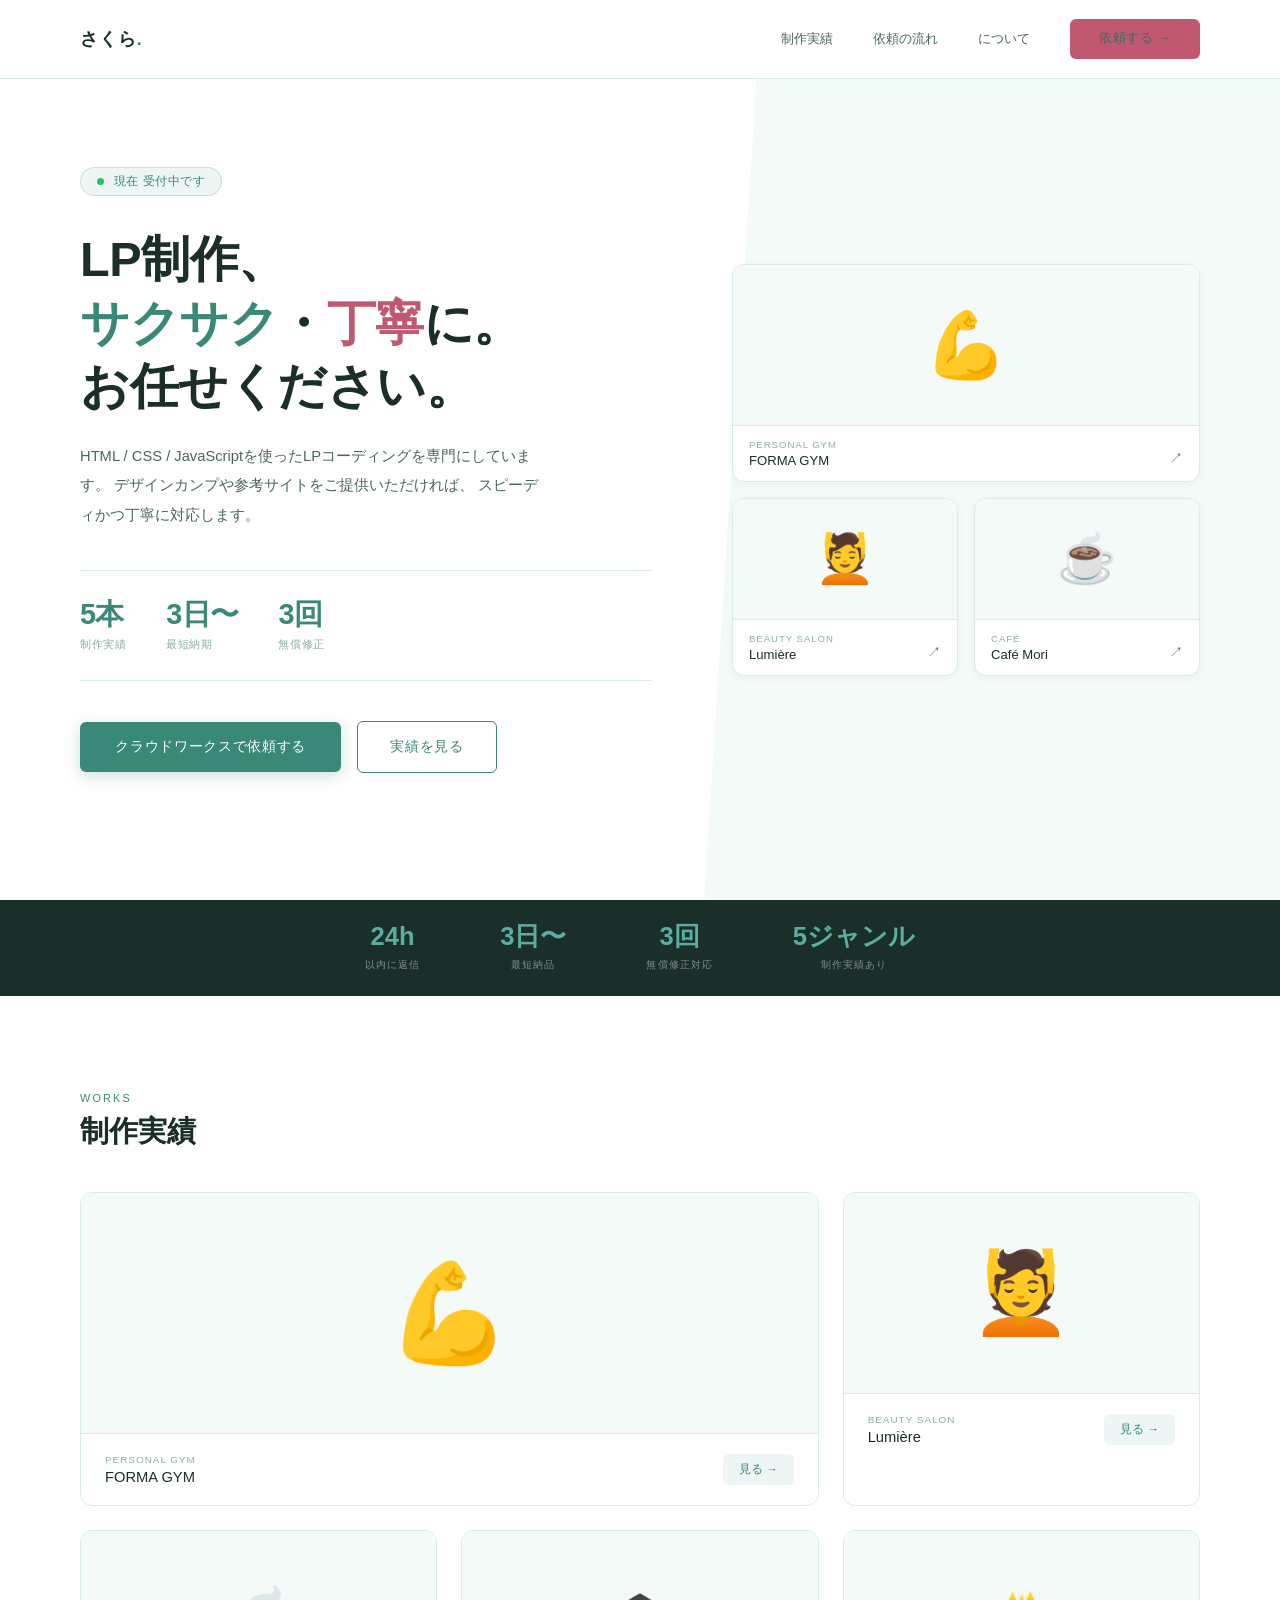
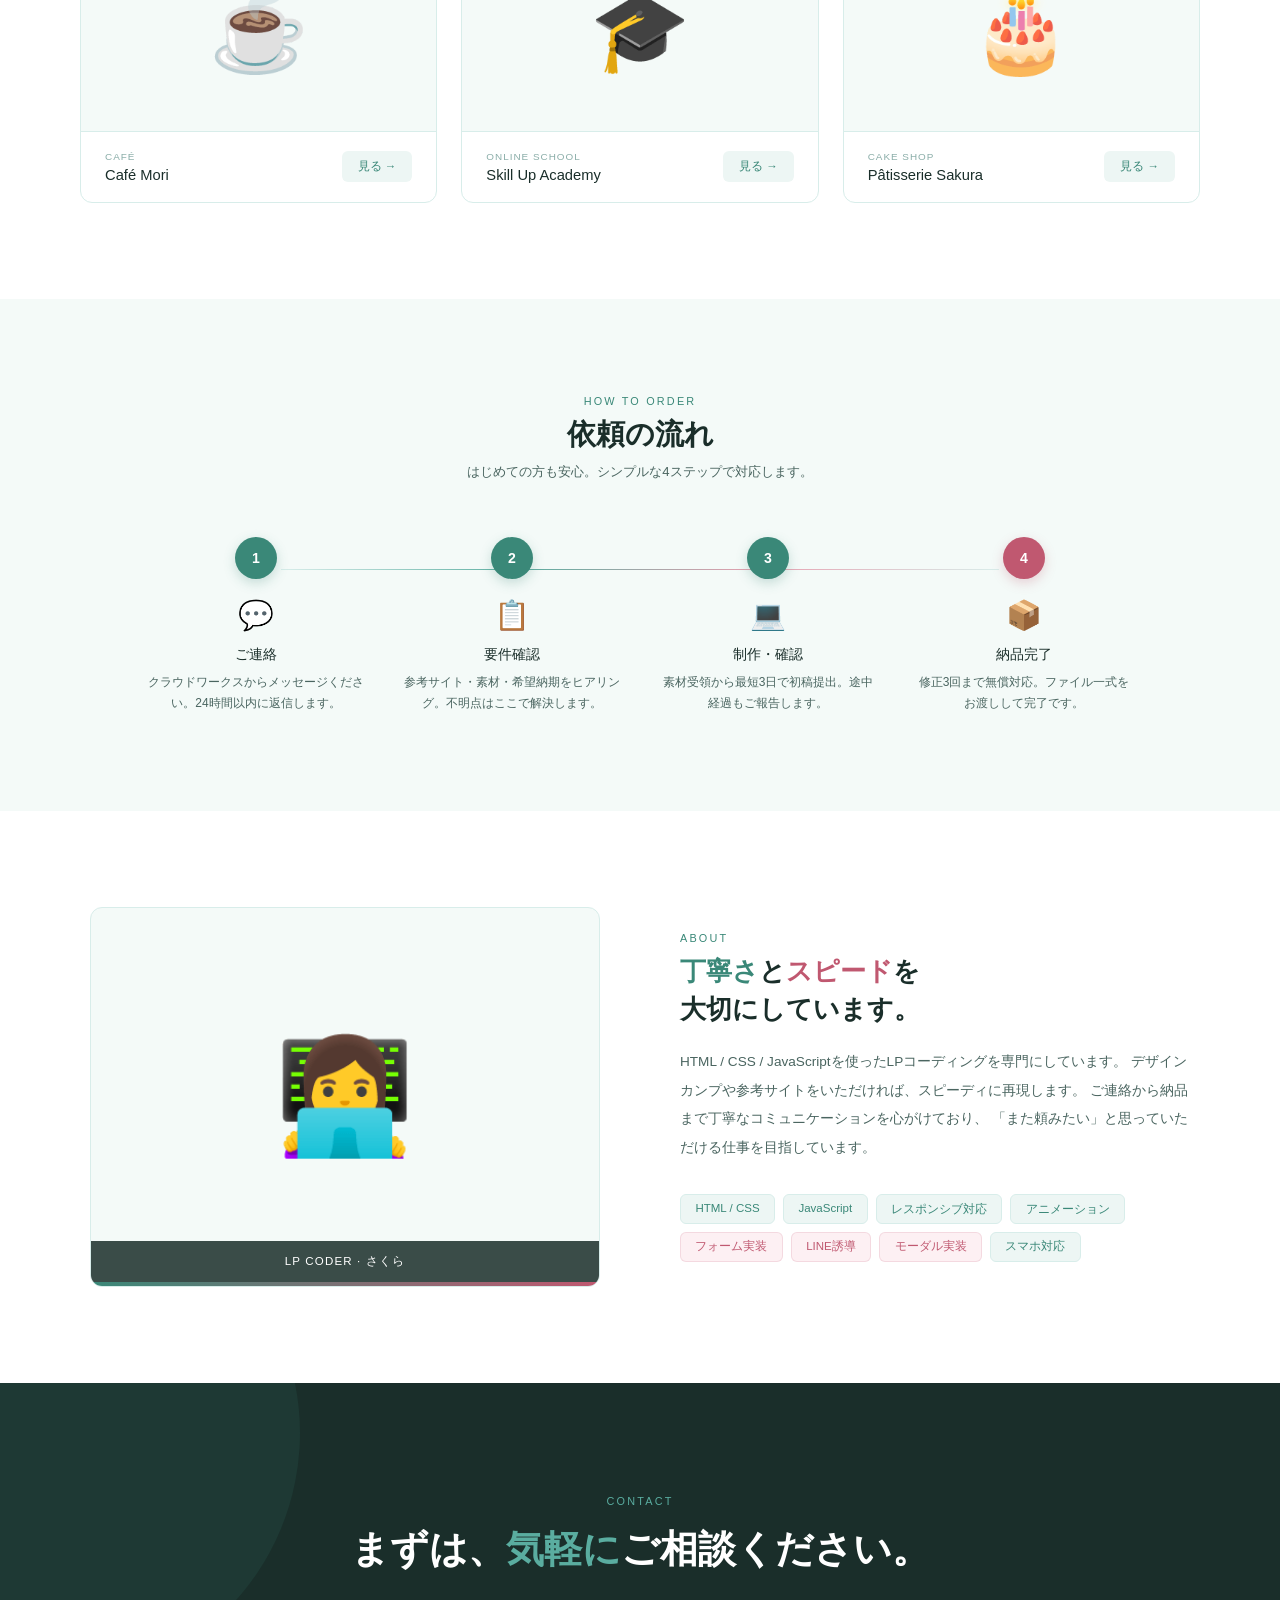
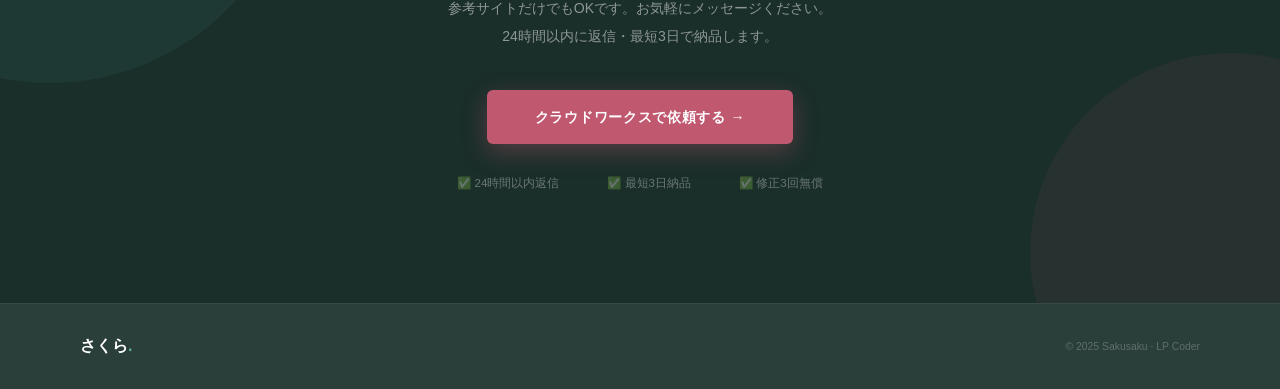
<file: index.html>
<!DOCTYPE html>
<html lang="ja">

<head>
    <meta charset="UTF-8">
    <meta name="viewport" content="width=device-width, initial-scale=1.0">
    <title>さくら | LPコーダー</title>
    <link rel="stylesheet" href="style.css">
</head>

<body>

    <nav>
        <div class="nav-logo">さくら<span>.</span></div>
        <ul class="nav-links">
            <li><a href="#works">制作実績</a></li>
            <li><a href="#flow">依頼の流れ</a></li>
            <li><a href="#about">について</a></li>
            <li><a href="https://crowdworks.jp" target="_blank" class="nav-cta">依頼する →</a></li>
        </ul>
    </nav>

    <section class="hero">
        <div class="hero-left">
            <div class="hero-status">
                <div class="status-dot"></div>
                <span class="status-text">現在 受付中です</span>
            </div>
            <h1>
                LP制作、<br>
                <em>サクサク</em>・<em class="pink">丁寧</em>に。<br>
                お任せください。
            </h1>
            <p class="hero-desc">
                HTML / CSS / JavaScriptを使ったLPコーディングを専門にしています。
                デザインカンプや参考サイトをご提供いただければ、
                スピーディかつ丁寧に対応します。
            </p>
            <div class="hero-numbers">
                <div>
                    <span class="hero-num-val">5本</span>
                    <span class="hero-num-label">制作実績</span>
                </div>
                <div>
                    <span class="hero-num-val">3日〜</span>
                    <span class="hero-num-label">最短納期</span>
                </div>
                <div>
                    <span class="hero-num-val">3回</span>
                    <span class="hero-num-label">無償修正</span>
                </div>
            </div>
            <div class="hero-actions">
                <a href="https://crowdworks.jp" target="_blank" class="btn-primary">クラウドワークスで依頼する</a>
                <a href="#works" class="btn-secondary">実績を見る</a>
            </div>
        </div>
        <div class="hero-right">
            <div class="hero-works-preview">
                <a href="./gym-lp/" target="_blank" class="preview-card">
                    <div class="preview-thumb">💪</div>
                    <div class="preview-info">
                        <p class="preview-genre">Personal Gym</p>
                        <p class="preview-name">FORMA GYM</p>
                        <span class="preview-arrow">↗</span>
                    </div>
                </a>
                <a href="./beauty-lp/" target="_blank" class="preview-card">
                    <div class="preview-thumb">💆</div>
                    <div class="preview-info">
                        <p class="preview-genre">Beauty Salon</p>
                        <p class="preview-name">Lumière</p>
                        <span class="preview-arrow">↗</span>
                    </div>
                </a>
                <a href="./cafe-lp/" target="_blank" class="preview-card">
                    <div class="preview-thumb">☕</div>
                    <div class="preview-info">
                        <p class="preview-genre">Café</p>
                        <p class="preview-name">Café Mori</p>
                        <span class="preview-arrow">↗</span>
                    </div>
                </a>
            </div>
        </div>
    </section>

    <div class="trust-bar">
        <div class="trust-item"><span class="trust-val">24h</span><span class="trust-label">以内に返信</span></div>
        <div class="trust-item"><span class="trust-val">3日〜</span><span class="trust-label">最短納品</span></div>
        <div class="trust-item"><span class="trust-val">3回</span><span class="trust-label">無償修正対応</span></div>
        <div class="trust-item"><span class="trust-val">5ジャンル</span><span class="trust-label">制作実績あり</span></div>
    </div>

    <section class="works" id="works">
        <div class="section-header fade-in">
            <span class="section-eyebrow">Works</span>
            <h2 class="section-title">制作実績</h2>
        </div>
        <div class="works-grid">
            <a href="./gym-lp/" target="_blank" class="work-card fade-in">
                <div class="work-thumb">💪</div>
                <div class="work-info">
                    <div>
                        <p class="work-genre">Personal Gym</p>
                        <p class="work-name">FORMA GYM</p>
                    </div>
                    <span class="work-link">見る →</span>
                </div>
            </a>
            <a href="./beauty-lp/" target="_blank" class="work-card fade-in">
                <div class="work-thumb">💆</div>
                <div class="work-info">
                    <div>
                        <p class="work-genre">Beauty Salon</p>
                        <p class="work-name">Lumière</p>
                    </div>
                    <span class="work-link">見る →</span>
                </div>
            </a>
            <a href="./cafe-lp/" target="_blank" class="work-card fade-in">
                <div class="work-thumb">☕</div>
                <div class="work-info">
                    <div>
                        <p class="work-genre">Café</p>
                        <p class="work-name">Café Mori</p>
                    </div>
                    <span class="work-link">見る →</span>
                </div>
            </a>
            <a href="./school-lp/" target="_blank" class="work-card fade-in">
                <div class="work-thumb">🎓</div>
                <div class="work-info">
                    <div>
                        <p class="work-genre">Online School</p>
                        <p class="work-name">Skill Up Academy</p>
                    </div>
                    <span class="work-link">見る →</span>
                </div>
            </a>
            <a href="./cake-lp/" target="_blank" class="work-card fade-in">
                <div class="work-thumb">🎂</div>
                <div class="work-info">
                    <div>
                        <p class="work-genre">Cake Shop</p>
                        <p class="work-name">Pâtisserie Sakura</p>
                    </div>
                    <span class="work-link">見る →</span>
                </div>
            </a>
        </div>
    </section>

    <section class="flow" id="flow">
        <div class="flow-header">
            <span class="section-eyebrow fade-in">How to Order</span>
            <h2 class="section-title fade-in">依頼の流れ</h2>
            <p style="font-size:0.82rem;color:var(--text-mid);margin-top:0.5rem;font-weight:300" class="fade-in">
                はじめての方も安心。シンプルな4ステップで対応します。</p>
        </div>
        <div class="flow-grid">
            <div class="flow-step fade-in">
                <div class="flow-num">1</div>
                <span class="flow-icon">💬</span>
                <p class="flow-title">ご連絡</p>
                <p class="flow-desc">クラウドワークスからメッセージください。24時間以内に返信します。</p>
            </div>
            <div class="flow-step fade-in">
                <div class="flow-num">2</div>
                <span class="flow-icon">📋</span>
                <p class="flow-title">要件確認</p>
                <p class="flow-desc">参考サイト・素材・希望納期をヒアリング。不明点はここで解決します。</p>
            </div>
            <div class="flow-step fade-in">
                <div class="flow-num">3</div>
                <span class="flow-icon">💻</span>
                <p class="flow-title">制作・確認</p>
                <p class="flow-desc">素材受領から最短3日で初稿提出。途中経過もご報告します。</p>
            </div>
            <div class="flow-step fade-in">
                <div class="flow-num">4</div>
                <span class="flow-icon">📦</span>
                <p class="flow-title">納品完了</p>
                <p class="flow-desc">修正3回まで無償対応。ファイル一式をお渡しして完了です。</p>
            </div>
        </div>
    </section>

    <section class="about" id="about">
        <div class="about-inner">
            <div class="fade-in">
                <div class="about-img">
                    👩‍💻
                    <div class="about-img-badge">LP CODER · さくら</div>
                </div>
            </div>
            <div>
                <span class="section-eyebrow fade-in">About</span>
                <h2 class="about-title fade-in">
                    <em>丁寧さ</em>と<em class="pink">スピード</em>を<br>大切にしています。
                </h2>
                <p class="about-body fade-in">
                    HTML / CSS / JavaScriptを使ったLPコーディングを専門にしています。
                    デザインカンプや参考サイトをいただければ、スピーディに再現します。
                    ご連絡から納品まで丁寧なコミュニケーションを心がけており、
                    「また頼みたい」と思っていただける仕事を目指しています。
                </p>
                <div class="about-skills fade-in">
                    <span class="skill-tag">HTML / CSS</span>
                    <span class="skill-tag">JavaScript</span>
                    <span class="skill-tag">レスポンシブ対応</span>
                    <span class="skill-tag">アニメーション</span>
                    <span class="skill-tag pink">フォーム実装</span>
                    <span class="skill-tag pink">LINE誘導</span>
                    <span class="skill-tag pink">モーダル実装</span>
                    <span class="skill-tag">スマホ対応</span>
                </div>
            </div>
        </div>
    </section>

    <section class="cta">
        <span class="cta-eyebrow fade-in">Contact</span>
        <h2 class="cta-title fade-in">まずは、<em>気軽に</em>ご相談ください。</h2>
        <p class="cta-desc fade-in">
            参考サイトだけでもOKです。お気軽にメッセージください。<br>
            24時間以内に返信・最短3日で納品します。
        </p>
        <a href="https://crowdworks.jp" target="_blank" class="cta-btn fade-in">クラウドワークスで依頼する →</a>
        <div class="cta-points fade-in">
            <span class="cta-point">✅ 24時間以内返信</span>
            <span class="cta-point">✅ 最短3日納品</span>
            <span class="cta-point">✅ 修正3回無償</span>
        </div>
    </section>

    <footer>
        <div class="footer-logo">さくら<span>.</span></div>
        <p class="footer-copy">© 2025 Sakusaku · LP Coder</p>
    </footer>
    <script src="script.js"></script>

</body>

</html>
</file>
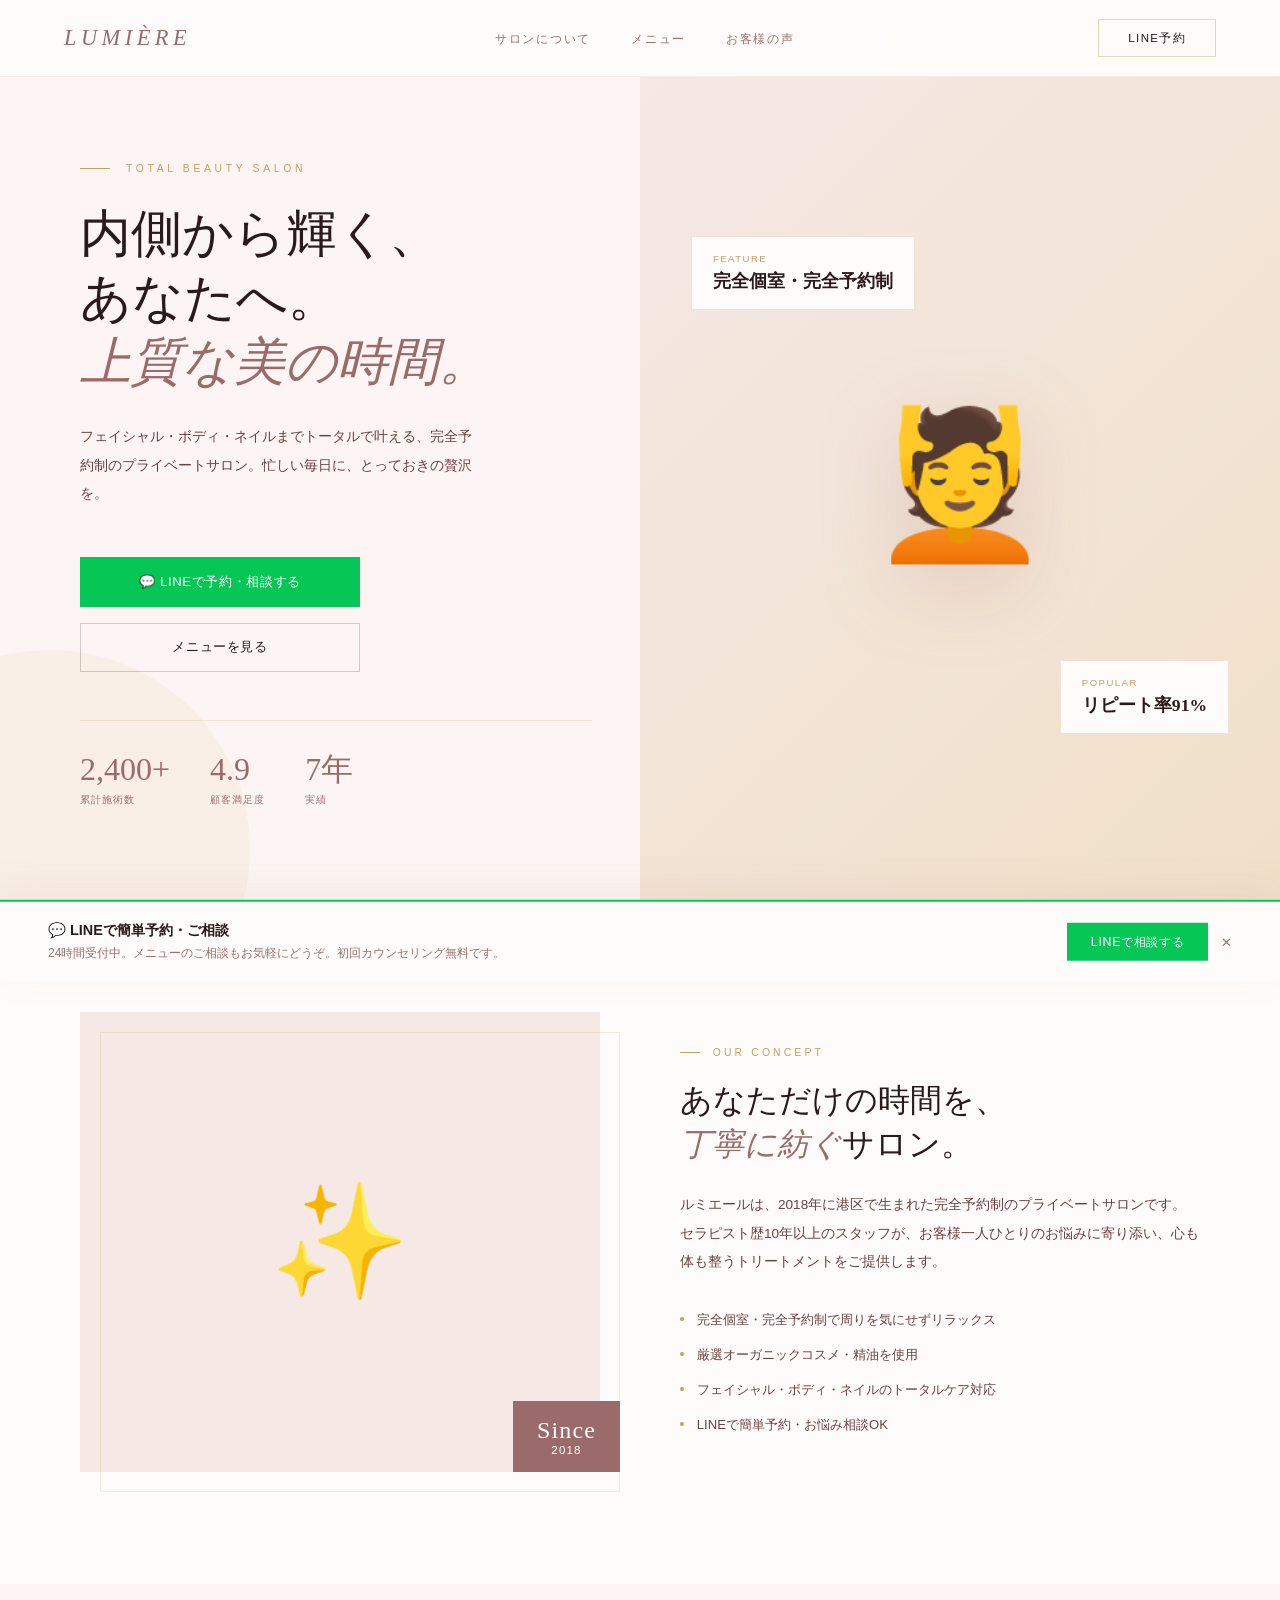
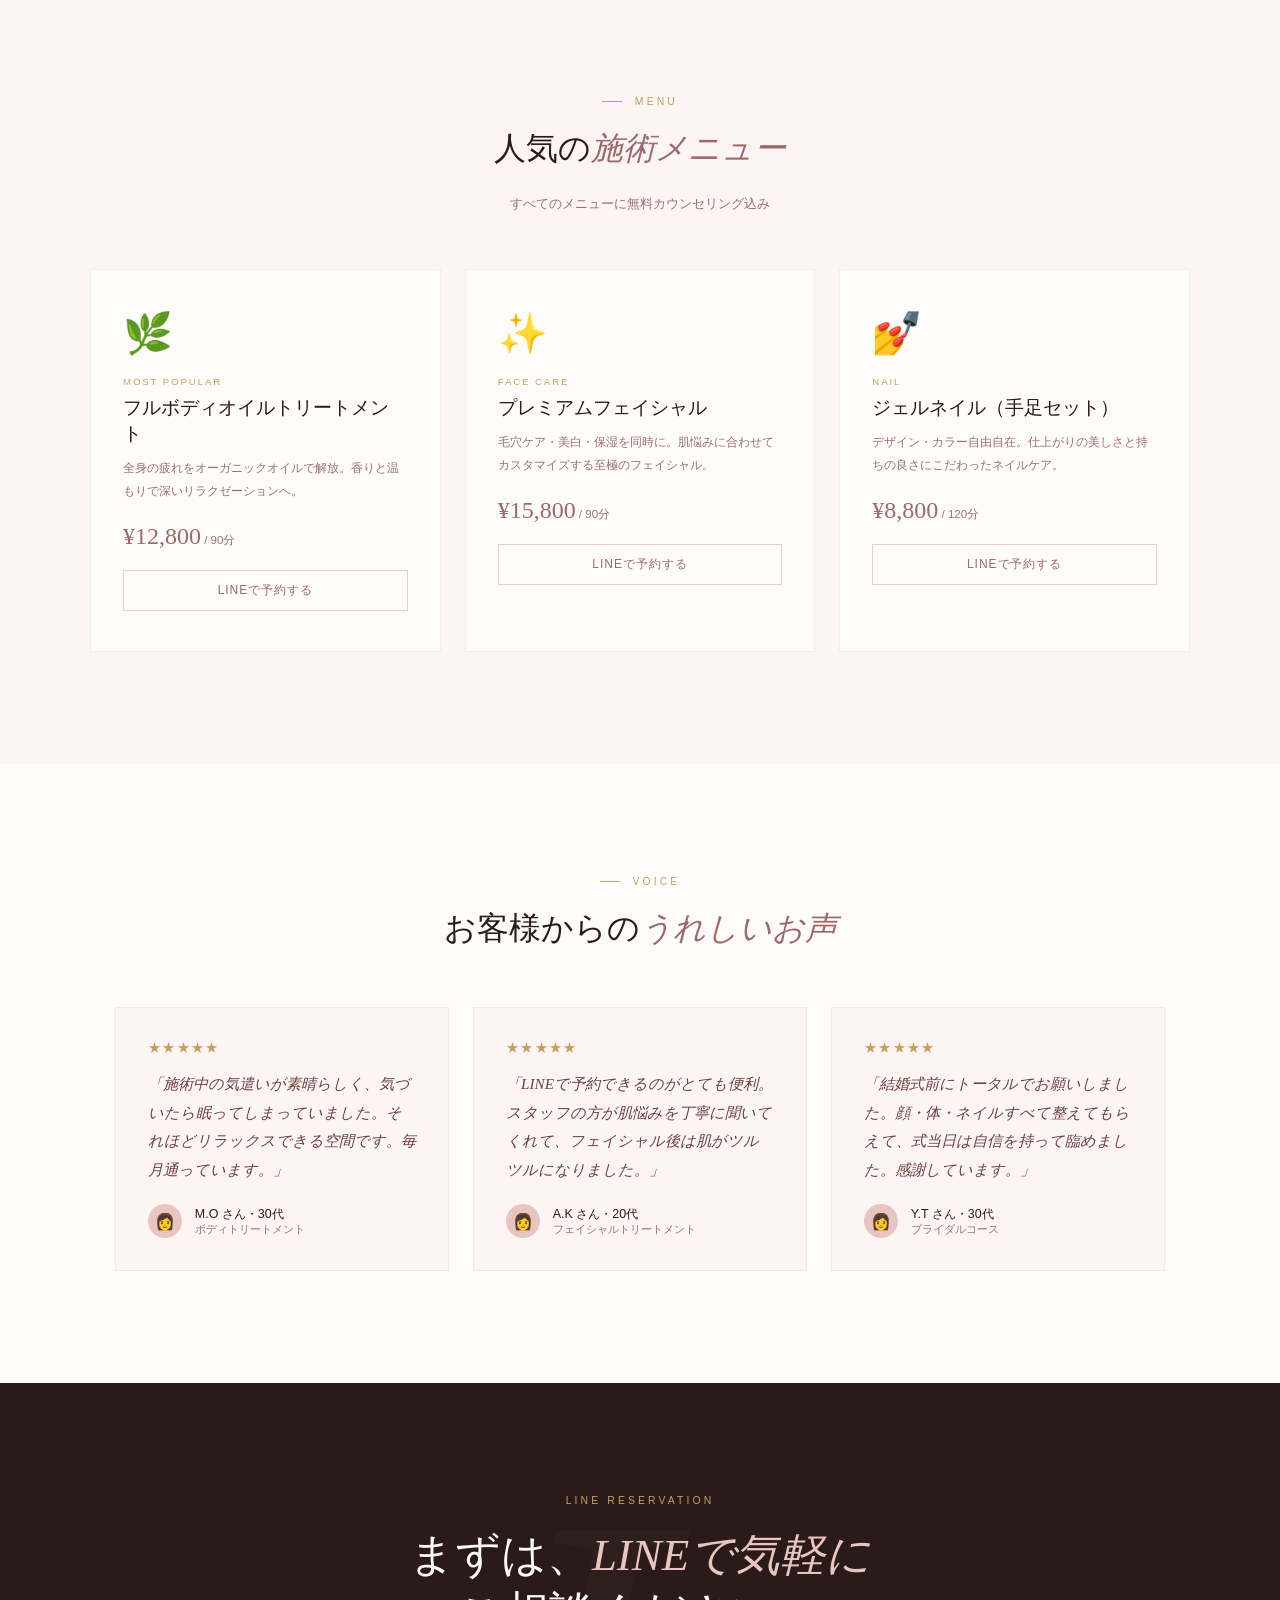
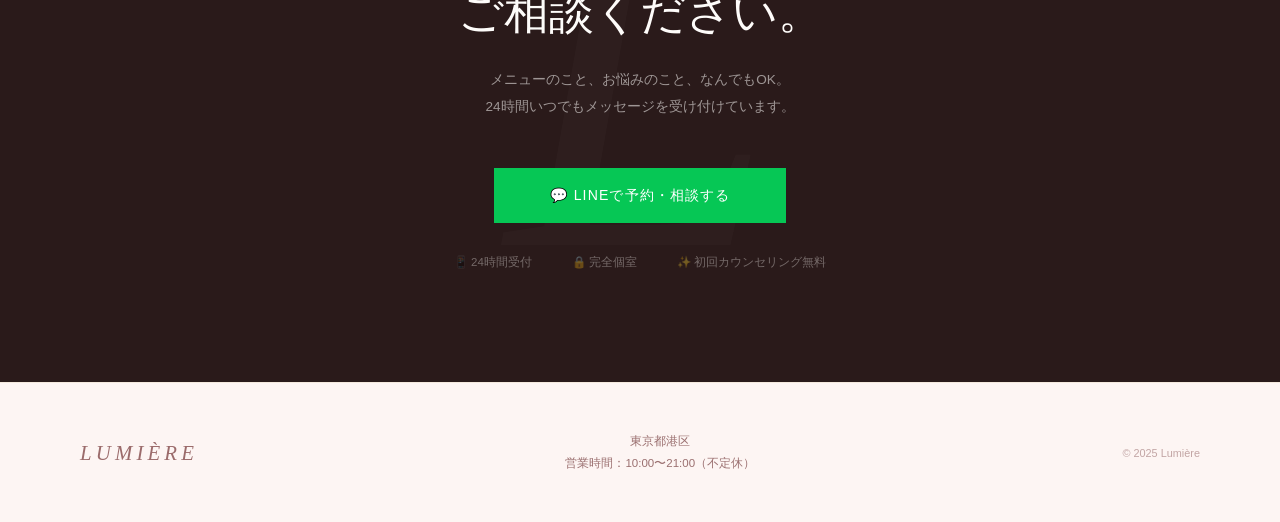
<file: beauty-lp/index.html>
<!DOCTYPE html>
<html lang="ja">

<head>

    <meta charset="UTF-8">
    <meta name="viewport" content="width=device-width, initial-scale=1.0">
    <title>LUMIÈRE | トータルビューティーサロン</title>
    <link rel="stylesheet" href="style.css">
</head>

<body>

    <nav>
        <div class="nav-logo"><em>Lumière</em></div>
        <ul class="nav-links">
            <li><a href="#about">サロンについて</a></li>
            <li><a href="#menu">メニュー</a></li>
            <li><a href="#voice">お客様の声</a></li>
        </ul>
        <button class="nav-cta" onclick="openSlide()">LINE予約</button>
    </nav>

    <section class="hero">
        <div class="hero-left">
            <div class="hero-eyebrow">Total Beauty Salon</div>
            <h1>内側から輝く、<br>あなたへ。<br><em>上質な美の時間。</em></h1>
            <p class="hero-desc">フェイシャル・ボディ・ネイルまでトータルで叶える、完全予約制のプライベートサロン。忙しい毎日に、とっておきの贅沢を。</p>
            <div class="hero-actions">
                <button class="btn-line" onclick="openSlide()">💬 LINEで予約・相談する</button>
                <button class="btn-sub"
                    onclick="document.getElementById('menu').scrollIntoView({behavior:'smooth'})">メニューを見る</button>
            </div>
            <div class="hero-proof">
                <div class="proof-item"><span class="proof-num">2,400+</span><span class="proof-label">累計施術数</span>
                </div>
                <div class="proof-item"><span class="proof-num">4.9</span><span class="proof-label">顧客満足度</span></div>
                <div class="proof-item"><span class="proof-num">7年</span><span class="proof-label">実績</span></div>
            </div>
        </div>
        <div class="hero-right">
            <div class="hero-visual">
                <div class="hero-emoji">💆</div>
                <div class="hero-tag hero-tag-1"><span class="hero-tag-label">Feature</span><strong>完全個室・完全予約制</strong>
                </div>
                <div class="hero-tag hero-tag-2"><span class="hero-tag-label">Popular</span><strong>リピート率91%</strong>
                </div>
            </div>
        </div>
    </section>

    <section class="about" id="about">
        <div class="about-img fade-in">
            ✨
            <div class="about-badge"><strong>Since</strong>2018</div>
        </div>
        <div>
            <div class="section-eyebrow fade-in">Our Concept</div>
            <h2 class="section-title fade-in">あなただけの時間を、<br><em>丁寧に紡ぐ</em>サロン。</h2>
            <p class="section-body fade-in">
                ルミエールは、2018年に港区で生まれた完全予約制のプライベートサロンです。セラピスト歴10年以上のスタッフが、お客様一人ひとりのお悩みに寄り添い、心も体も整うトリートメントをご提供します。</p>
            <div class="feature-list fade-in">
                <div class="feature-item">
                    <div class="feature-dot"></div>完全個室・完全予約制で周りを気にせずリラックス
                </div>
                <div class="feature-item">
                    <div class="feature-dot"></div>厳選オーガニックコスメ・精油を使用
                </div>
                <div class="feature-item">
                    <div class="feature-dot"></div>フェイシャル・ボディ・ネイルのトータルケア対応
                </div>
                <div class="feature-item">
                    <div class="feature-dot"></div>LINEで簡単予約・お悩み相談OK
                </div>
            </div>
        </div>
    </section>

    <section class="menu" id="menu">
        <div class="menu-header">
            <div class="section-eyebrow fade-in" style="justify-content:center">Menu</div>
            <h2 class="section-title fade-in" style="text-align:center">人気の<em>施術メニュー</em></h2>
            <p style="font-size:0.82rem;color:var(--text-light);margin-top:0.5rem;font-weight:300;text-align:center"
                class="fade-in">すべてのメニューに無料カウンセリング込み</p>
        </div>
        <div class="menu-grid">
            <div class="menu-card fade-in"><span class="menu-icon">🌿</span><span class="menu-tag">Most Popular</span>
                <p class="menu-name">フルボディオイルトリートメント</p>
                <p class="menu-desc">全身の疲れをオーガニックオイルで解放。香りと温もりで深いリラクゼーションへ。</p>
                <p class="menu-price">¥12,800<small> / 90分</small></p><button class="menu-btn"
                    onclick="openSlide()">LINEで予約する</button>
            </div>
            <div class="menu-card fade-in"><span class="menu-icon">✨</span><span class="menu-tag">Face Care</span>
                <p class="menu-name">プレミアムフェイシャル</p>
                <p class="menu-desc">毛穴ケア・美白・保湿を同時に。肌悩みに合わせてカスタマイズする至極のフェイシャル。</p>
                <p class="menu-price">¥15,800<small> / 90分</small></p><button class="menu-btn"
                    onclick="openSlide()">LINEで予約する</button>
            </div>
            <div class="menu-card fade-in"><span class="menu-icon">💅</span><span class="menu-tag">Nail</span>
                <p class="menu-name">ジェルネイル（手足セット）</p>
                <p class="menu-desc">デザイン・カラー自由自在。仕上がりの美しさと持ちの良さにこだわったネイルケア。</p>
                <p class="menu-price">¥8,800<small> / 120分</small></p><button class="menu-btn"
                    onclick="openSlide()">LINEで予約する</button>
            </div>
        </div>
    </section>

    <section class="voice" id="voice">
        <div class="voice-header">
            <div class="section-eyebrow fade-in" style="justify-content:center">Voice</div>
            <h2 class="section-title fade-in" style="text-align:center">お客様からの<em>うれしいお声</em></h2>
        </div>
        <div class="voice-grid">
            <div class="voice-card fade-in">
                <div class="voice-stars">★★★★★</div>
                <p class="voice-text">「施術中の気遣いが素晴らしく、気づいたら眠ってしまっていました。それほどリラックスできる空間です。毎月通っています。」</p>
                <div class="voice-author">
                    <div class="voice-avatar">👩</div>
                    <div>
                        <p class="voice-name">M.O さん・30代</p>
                        <p class="voice-occasion">ボディトリートメント</p>
                    </div>
                </div>
            </div>
            <div class="voice-card fade-in">
                <div class="voice-stars">★★★★★</div>
                <p class="voice-text">「LINEで予約できるのがとても便利。スタッフの方が肌悩みを丁寧に聞いてくれて、フェイシャル後は肌がツルツルになりました。」</p>
                <div class="voice-author">
                    <div class="voice-avatar">👩</div>
                    <div>
                        <p class="voice-name">A.K さん・20代</p>
                        <p class="voice-occasion">フェイシャルトリートメント</p>
                    </div>
                </div>
            </div>
            <div class="voice-card fade-in">
                <div class="voice-stars">★★★★★</div>
                <p class="voice-text">「結婚式前にトータルでお願いしました。顔・体・ネイルすべて整えてもらえて、式当日は自信を持って臨めました。感謝しています。」</p>
                <div class="voice-author">
                    <div class="voice-avatar">👩</div>
                    <div>
                        <p class="voice-name">Y.T さん・30代</p>
                        <p class="voice-occasion">ブライダルコース</p>
                    </div>
                </div>
            </div>
        </div>
    </section>

    <section class="cta-section">
        <p class="cta-eyebrow fade-in">LINE Reservation</p>
        <h2 class="cta-title fade-in">まずは、<em>LINEで気軽に</em><br>ご相談ください。</h2>
        <p class="cta-desc fade-in">メニューのこと、お悩みのこと、なんでもOK。<br>24時間いつでもメッセージを受け付けています。</p>
        <button class="cta-line-btn fade-in" onclick="openSlide()">💬 LINEで予約・相談する</button>
        <div class="cta-notes fade-in">
            <span class="cta-note-item">📱 24時間受付</span>
            <span class="cta-note-item">🔒 完全個室</span>
            <span class="cta-note-item">✨ 初回カウンセリング無料</span>
        </div>
    </section>

    <footer>
        <div class="footer-logo"><em>Lumière</em></div>
        <div class="footer-info">東京都港区<br>営業時間：10:00〜21:00（不定休）</div>
        <p class="footer-copy">© 2025 Lumière</p>
    </footer>

    <div class="slide-up" id="slideUp">
        <div class="slide-content">
            <strong>💬 LINEで簡単予約・ご相談</strong>
            <p>24時間受付中。メニューのご相談もお気軽にどうぞ。初回カウンセリング無料です。</p>
        </div>
        <div class="slide-btns">
            <button class="btn-line" style="padding:0.65rem 1.5rem;font-size:0.78rem"
                onclick="closeSlide()">LINEで相談する</button>
            <button class="slide-close" onclick="closeSlide()">✕</button>
        </div>
    </div>
    <script src="script.js"></script>
</body>

</html>
</file>
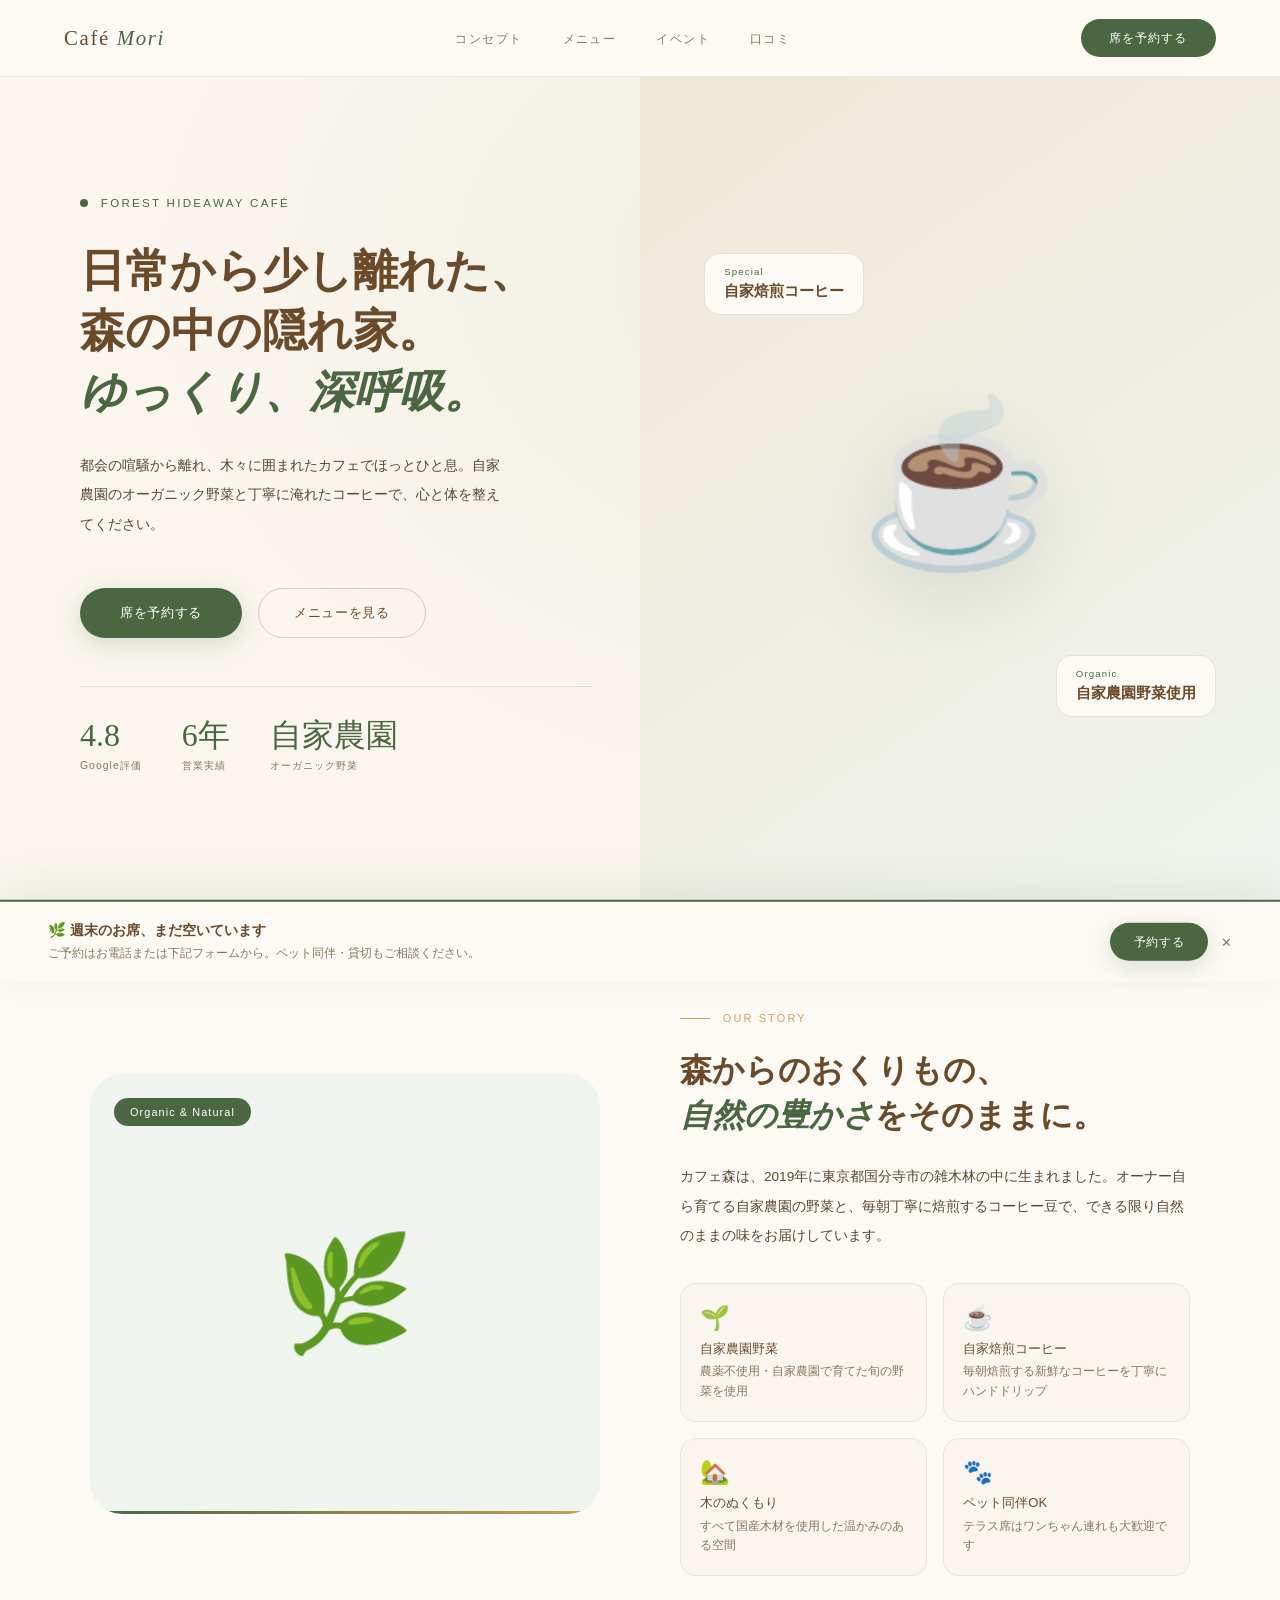
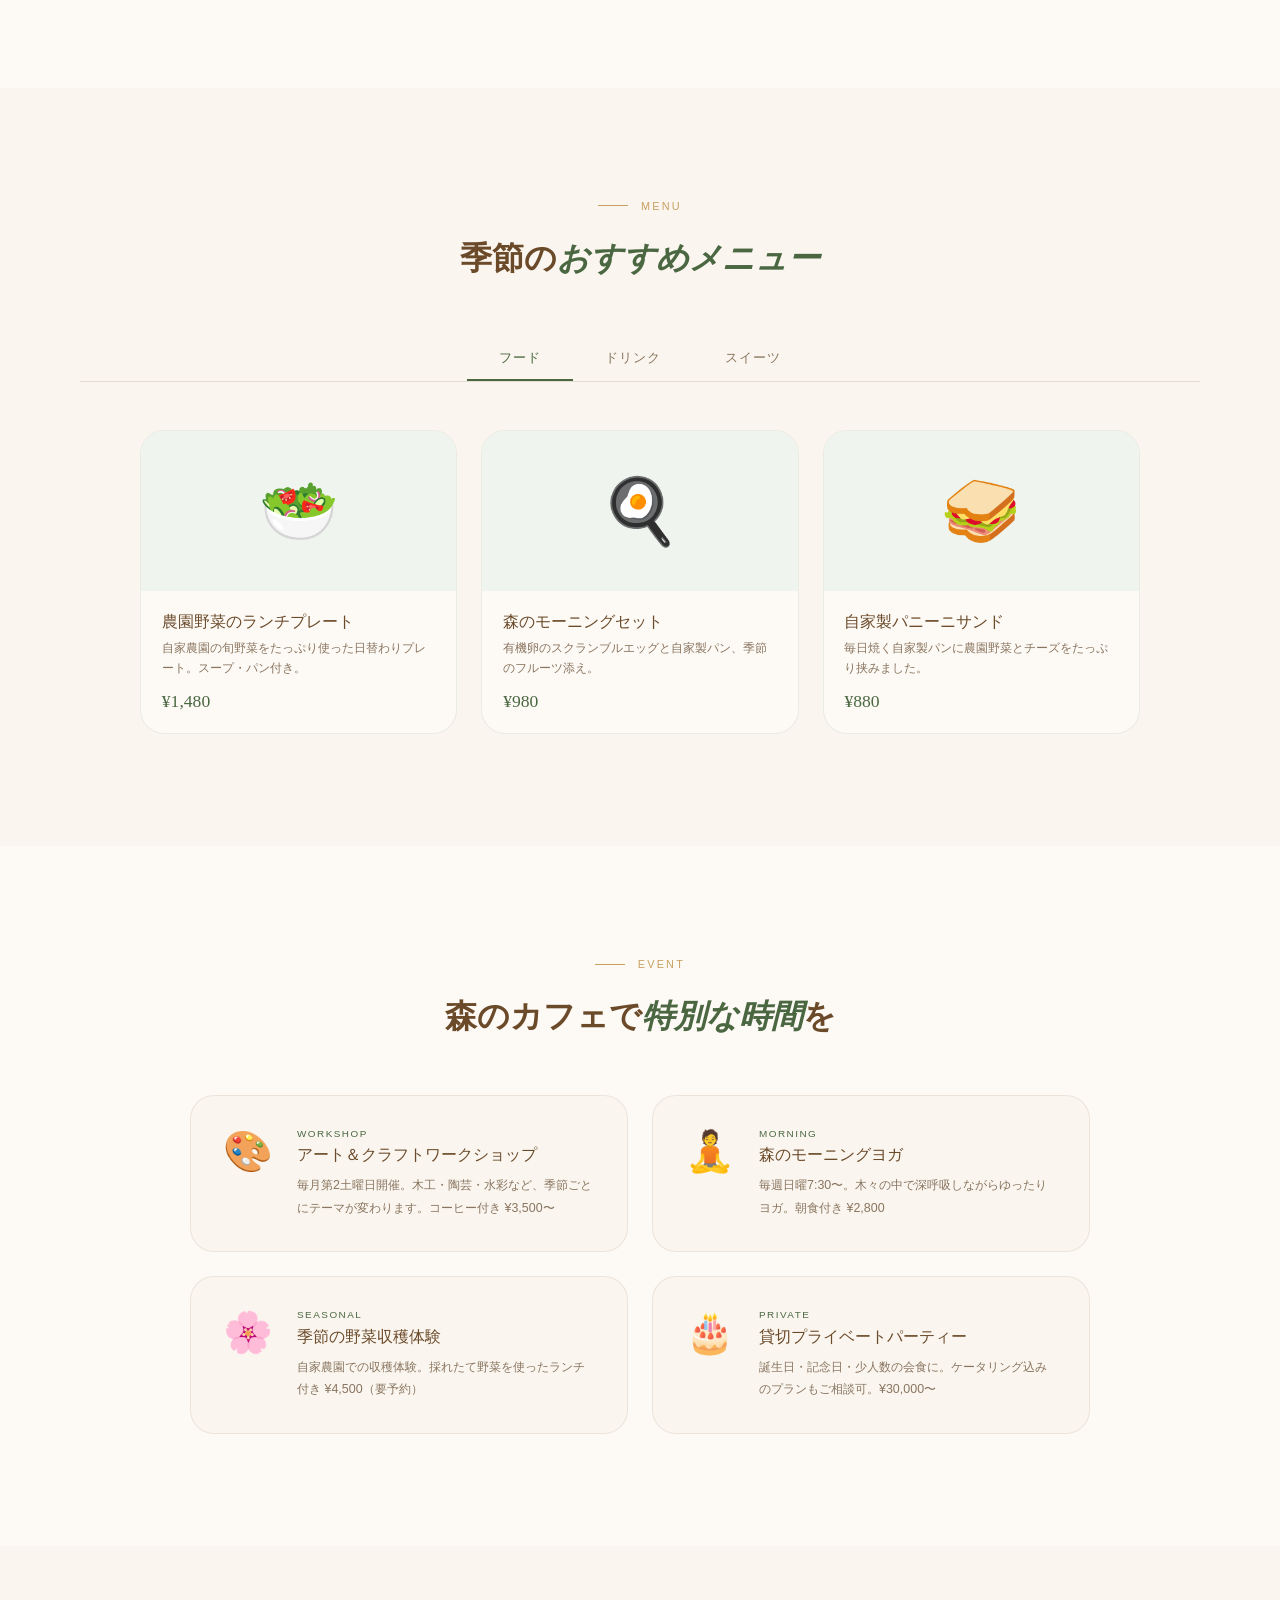
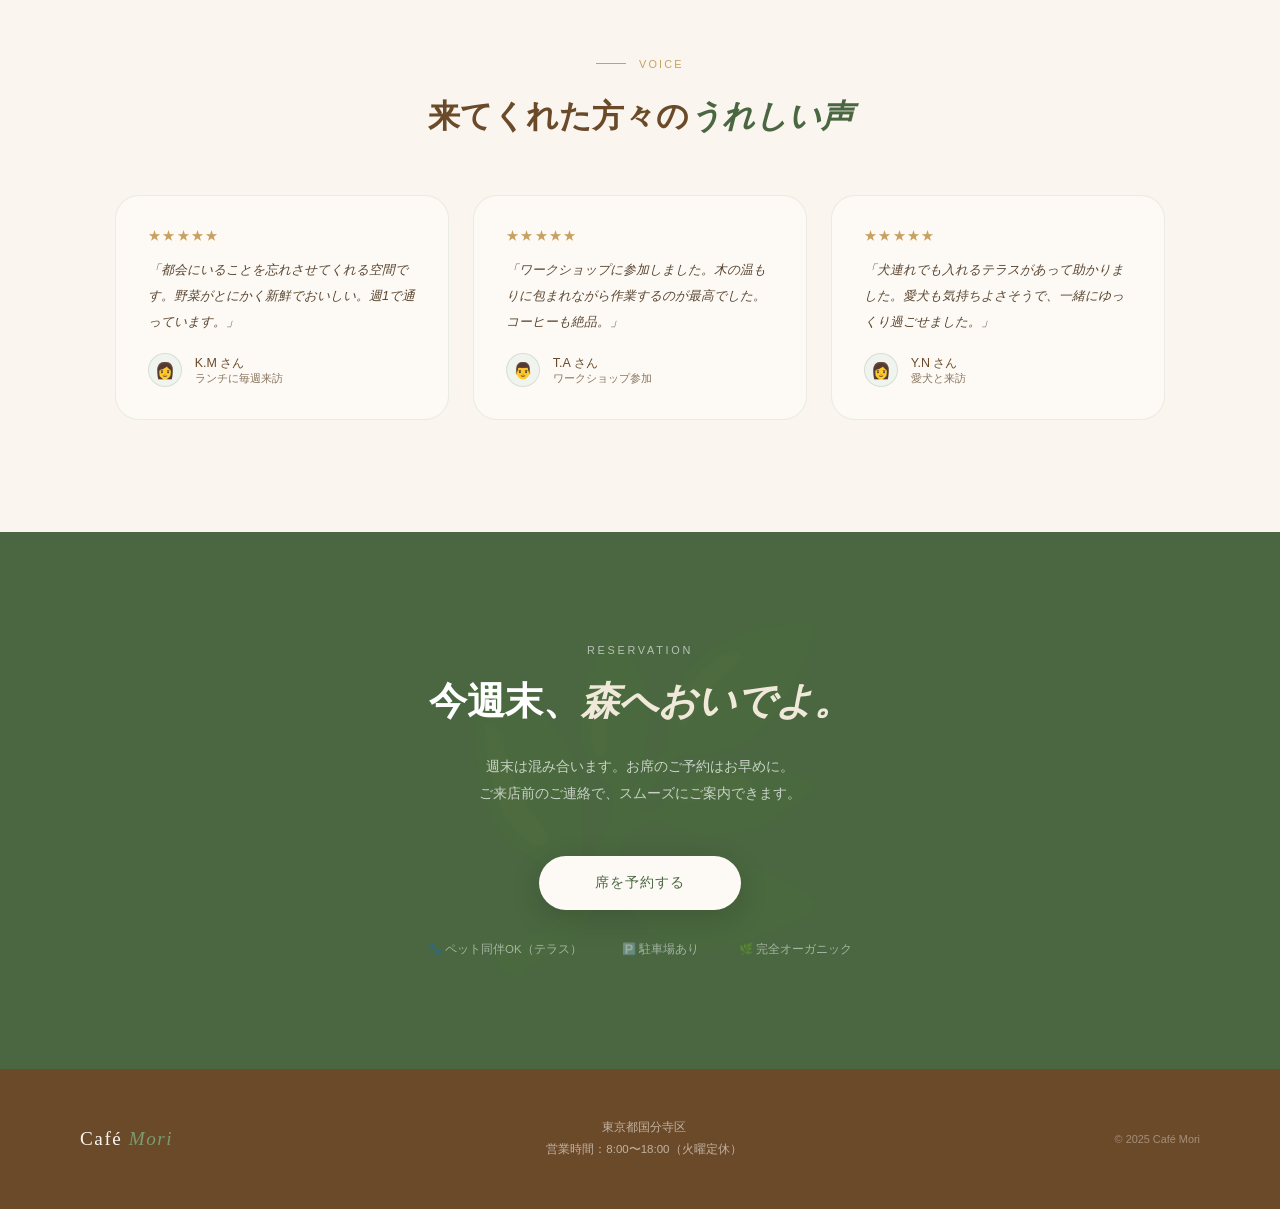
<file: cafe-lp/index.html>
<!DOCTYPE html>
<html lang="ja">

<head>
    <meta charset="UTF-8">
    <meta name="viewport" content="width=device-width, initial-scale=1.0">
    <title>Café Mori | 森の中の隠れ家カフェ</title>
    <link rel="stylesheet" href="style.css">
</head>

<body>

    <nav>
        <div class="nav-logo">Café <em>Mori</em></div>
        <ul class="nav-links">
            <li><a href="#concept">コンセプト</a></li>
            <li><a href="#menu">メニュー</a></li>
            <li><a href="#event">イベント</a></li>
            <li><a href="#voice">口コミ</a></li>
        </ul>
        <button class="nav-cta" onclick="openSlide()">席を予約する</button>
    </nav>

    <section class="hero">
        <div class="hero-left">
            <div class="hero-tag-line">
                <div class="tag-dot"></div><span class="tag-text">Forest Hideaway Café</span>
            </div>
            <h1>日常から少し離れた、<br>森の中の隠れ家。<br><em>ゆっくり、深呼吸。</em></h1>
            <p class="hero-desc">都会の喧騒から離れ、木々に囲まれたカフェでほっとひと息。自家農園のオーガニック野菜と丁寧に淹れたコーヒーで、心と体を整えてください。</p>
            <div class="hero-actions">
                <button class="btn-main" onclick="openSlide()">席を予約する</button>
                <button class="btn-sub"
                    onclick="document.getElementById('menu').scrollIntoView({behavior:'smooth'})">メニューを見る</button>
            </div>
            <div class="hero-proof">
                <div class="proof-item"><span class="proof-num">4.8</span><span class="proof-label">Google評価</span>
                </div>
                <div class="proof-item"><span class="proof-num">6年</span><span class="proof-label">営業実績</span></div>
                <div class="proof-item"><span class="proof-num">自家農園</span><span class="proof-label">オーガニック野菜</span>
                </div>
            </div>
        </div>
        <div class="hero-right">
            <div class="hero-visual">
                <div class="hero-emoji">☕</div>
                <div class="hero-float hero-float-1"><span
                        class="hero-float-label">Special</span><strong>自家焙煎コーヒー</strong></div>
                <div class="hero-float hero-float-2"><span
                        class="hero-float-label">Organic</span><strong>自家農園野菜使用</strong></div>
            </div>
        </div>
    </section>

    <section class="concept" id="concept">
        <div class="concept-inner">
            <div class="concept-img fade-in">🌿<span class="concept-badge">Organic & Natural</span></div>
            <div>
                <div class="section-tag fade-in">
                    <div class="tag-line"></div><span class="tag-label">Our Story</span>
                </div>
                <h2 class="section-title fade-in">森からのおくりもの、<br><em>自然の豊かさ</em>をそのままに。</h2>
                <p class="section-body fade-in">
                    カフェ森は、2019年に東京都国分寺市の雑木林の中に生まれました。オーナー自ら育てる自家農園の野菜と、毎朝丁寧に焙煎するコーヒー豆で、できる限り自然のままの味をお届けしています。</p>
                <div class="concept-points fade-in">
                    <div class="concept-point"><span class="concept-point-icon">🌱</span>
                        <h4>自家農園野菜</h4>
                        <p>農薬不使用・自家農園で育てた旬の野菜を使用</p>
                    </div>
                    <div class="concept-point"><span class="concept-point-icon">☕</span>
                        <h4>自家焙煎コーヒー</h4>
                        <p>毎朝焙煎する新鮮なコーヒーを丁寧にハンドドリップ</p>
                    </div>
                    <div class="concept-point"><span class="concept-point-icon">🏡</span>
                        <h4>木のぬくもり</h4>
                        <p>すべて国産木材を使用した温かみのある空間</p>
                    </div>
                    <div class="concept-point"><span class="concept-point-icon">🐾</span>
                        <h4>ペット同伴OK</h4>
                        <p>テラス席はワンちゃん連れも大歓迎です</p>
                    </div>
                </div>
            </div>
        </div>
    </section>

    <section class="menu" id="menu">
        <div class="menu-header">
            <div class="section-tag fade-in" style="justify-content:center">
                <div class="tag-line"></div><span class="tag-label">Menu</span>
            </div>
            <h2 class="section-title fade-in" style="text-align:center">季節の<em>おすすめメニュー</em></h2>
        </div>
        <div class="menu-tabs">
            <button class="menu-tab active" onclick="switchTab(this,'food')">フード</button>
            <button class="menu-tab" onclick="switchTab(this,'drink')">ドリンク</button>
            <button class="menu-tab" onclick="switchTab(this,'sweets')">スイーツ</button>
        </div>
        <div class="menu-grid" id="menu-food">
            <div class="menu-card fade-in">
                <div class="menu-img">🥗</div>
                <div class="menu-body">
                    <p class="menu-name">農園野菜のランチプレート</p>
                    <p class="menu-desc">自家農園の旬野菜をたっぷり使った日替わりプレート。スープ・パン付き。</p>
                    <p class="menu-price">¥1,480</p>
                </div>
            </div>
            <div class="menu-card fade-in">
                <div class="menu-img">🍳</div>
                <div class="menu-body">
                    <p class="menu-name">森のモーニングセット</p>
                    <p class="menu-desc">有機卵のスクランブルエッグと自家製パン、季節のフルーツ添え。</p>
                    <p class="menu-price">¥980</p>
                </div>
            </div>
            <div class="menu-card fade-in">
                <div class="menu-img">🥪</div>
                <div class="menu-body">
                    <p class="menu-name">自家製パニーニサンド</p>
                    <p class="menu-desc">毎日焼く自家製パンに農園野菜とチーズをたっぷり挟みました。</p>
                    <p class="menu-price">¥880</p>
                </div>
            </div>
        </div>
    </section>

    <section class="event" id="event">
        <div class="event-header">
            <div class="section-tag fade-in" style="justify-content:center">
                <div class="tag-line"></div><span class="tag-label">Event</span>
            </div>
            <h2 class="section-title fade-in" style="text-align:center">森のカフェで<em>特別な時間</em>を</h2>
        </div>
        <div class="event-grid">
            <div class="event-card fade-in">
                <div class="event-icon">🎨</div>
                <div><span class="event-tag">Workshop</span>
                    <p class="event-name">アート＆クラフトワークショップ</p>
                    <p class="event-desc">毎月第2土曜日開催。木工・陶芸・水彩など、季節ごとにテーマが変わります。コーヒー付き ¥3,500〜</p>
                </div>
            </div>
            <div class="event-card fade-in">
                <div class="event-icon">🧘</div>
                <div><span class="event-tag">Morning</span>
                    <p class="event-name">森のモーニングヨガ</p>
                    <p class="event-desc">毎週日曜7:30〜。木々の中で深呼吸しながらゆったりヨガ。朝食付き ¥2,800</p>
                </div>
            </div>
            <div class="event-card fade-in">
                <div class="event-icon">🌸</div>
                <div><span class="event-tag">Seasonal</span>
                    <p class="event-name">季節の野菜収穫体験</p>
                    <p class="event-desc">自家農園での収穫体験。採れたて野菜を使ったランチ付き ¥4,500（要予約）</p>
                </div>
            </div>
            <div class="event-card fade-in">
                <div class="event-icon">🎂</div>
                <div><span class="event-tag">Private</span>
                    <p class="event-name">貸切プライベートパーティー</p>
                    <p class="event-desc">誕生日・記念日・少人数の会食に。ケータリング込みのプランもご相談可。¥30,000〜</p>
                </div>
            </div>
        </div>
    </section>

    <section class="voice" id="voice">
        <div class="voice-header">
            <div class="section-tag fade-in" style="justify-content:center">
                <div class="tag-line"></div><span class="tag-label">Voice</span>
            </div>
            <h2 class="section-title fade-in" style="text-align:center">来てくれた方々の<em>うれしい声</em></h2>
        </div>
        <div class="voice-grid">
            <div class="voice-card fade-in">
                <div class="voice-stars">★★★★★</div>
                <p class="voice-text">「都会にいることを忘れさせてくれる空間です。野菜がとにかく新鮮でおいしい。週1で通っています。」</p>
                <div class="voice-author">
                    <div class="voice-avatar">👩</div>
                    <div>
                        <p class="voice-name">K.M さん</p>
                        <p class="voice-occasion">ランチに毎週来訪</p>
                    </div>
                </div>
            </div>
            <div class="voice-card fade-in">
                <div class="voice-stars">★★★★★</div>
                <p class="voice-text">「ワークショップに参加しました。木の温もりに包まれながら作業するのが最高でした。コーヒーも絶品。」</p>
                <div class="voice-author">
                    <div class="voice-avatar">👨</div>
                    <div>
                        <p class="voice-name">T.A さん</p>
                        <p class="voice-occasion">ワークショップ参加</p>
                    </div>
                </div>
            </div>
            <div class="voice-card fade-in">
                <div class="voice-stars">★★★★★</div>
                <p class="voice-text">「犬連れでも入れるテラスがあって助かりました。愛犬も気持ちよさそうで、一緒にゆっくり過ごせました。」</p>
                <div class="voice-author">
                    <div class="voice-avatar">👩</div>
                    <div>
                        <p class="voice-name">Y.N さん</p>
                        <p class="voice-occasion">愛犬と来訪</p>
                    </div>
                </div>
            </div>
        </div>
    </section>

    <section class="cta-section">
        <p class="cta-label fade-in">Reservation</p>
        <h2 class="cta-title fade-in">今週末、<em>森へおいでよ。</em></h2>
        <p class="cta-desc fade-in">週末は混み合います。お席のご予約はお早めに。<br>ご来店前のご連絡で、スムーズにご案内できます。</p>
        <button class="cta-btn fade-in" onclick="openSlide()">席を予約する</button>
        <div class="cta-notes fade-in">
            <span class="cta-note-item">🐾 ペット同伴OK（テラス）</span>
            <span class="cta-note-item">🅿️ 駐車場あり</span>
            <span class="cta-note-item">🌿 完全オーガニック</span>
        </div>
    </section>

    <footer>
        <div class="footer-logo">Café <em>Mori</em></div>
        <div class="footer-info">東京都国分寺区<br>営業時間：8:00〜18:00（火曜定休）</div>
        <p class="footer-copy">© 2025 Café Mori</p>
    </footer>

    <div class="slide-up" id="slideUp">
        <div class="slide-content">
            <strong>🌿 週末のお席、まだ空いています</strong>
            <p>ご予約はお電話または下記フォームから。ペット同伴・貸切もご相談ください。</p>
        </div>
        <div class="slide-btns">
            <button class="btn-main" style="padding:0.65rem 1.5rem;font-size:0.78rem;border-radius:2rem"
                onclick="closeSlide()">予約する</button>
            <button class="slide-close" onclick="closeSlide()">✕</button>
        </div>
    </div>
    <script src="script.js"></script>
</body>

</html>
</file>
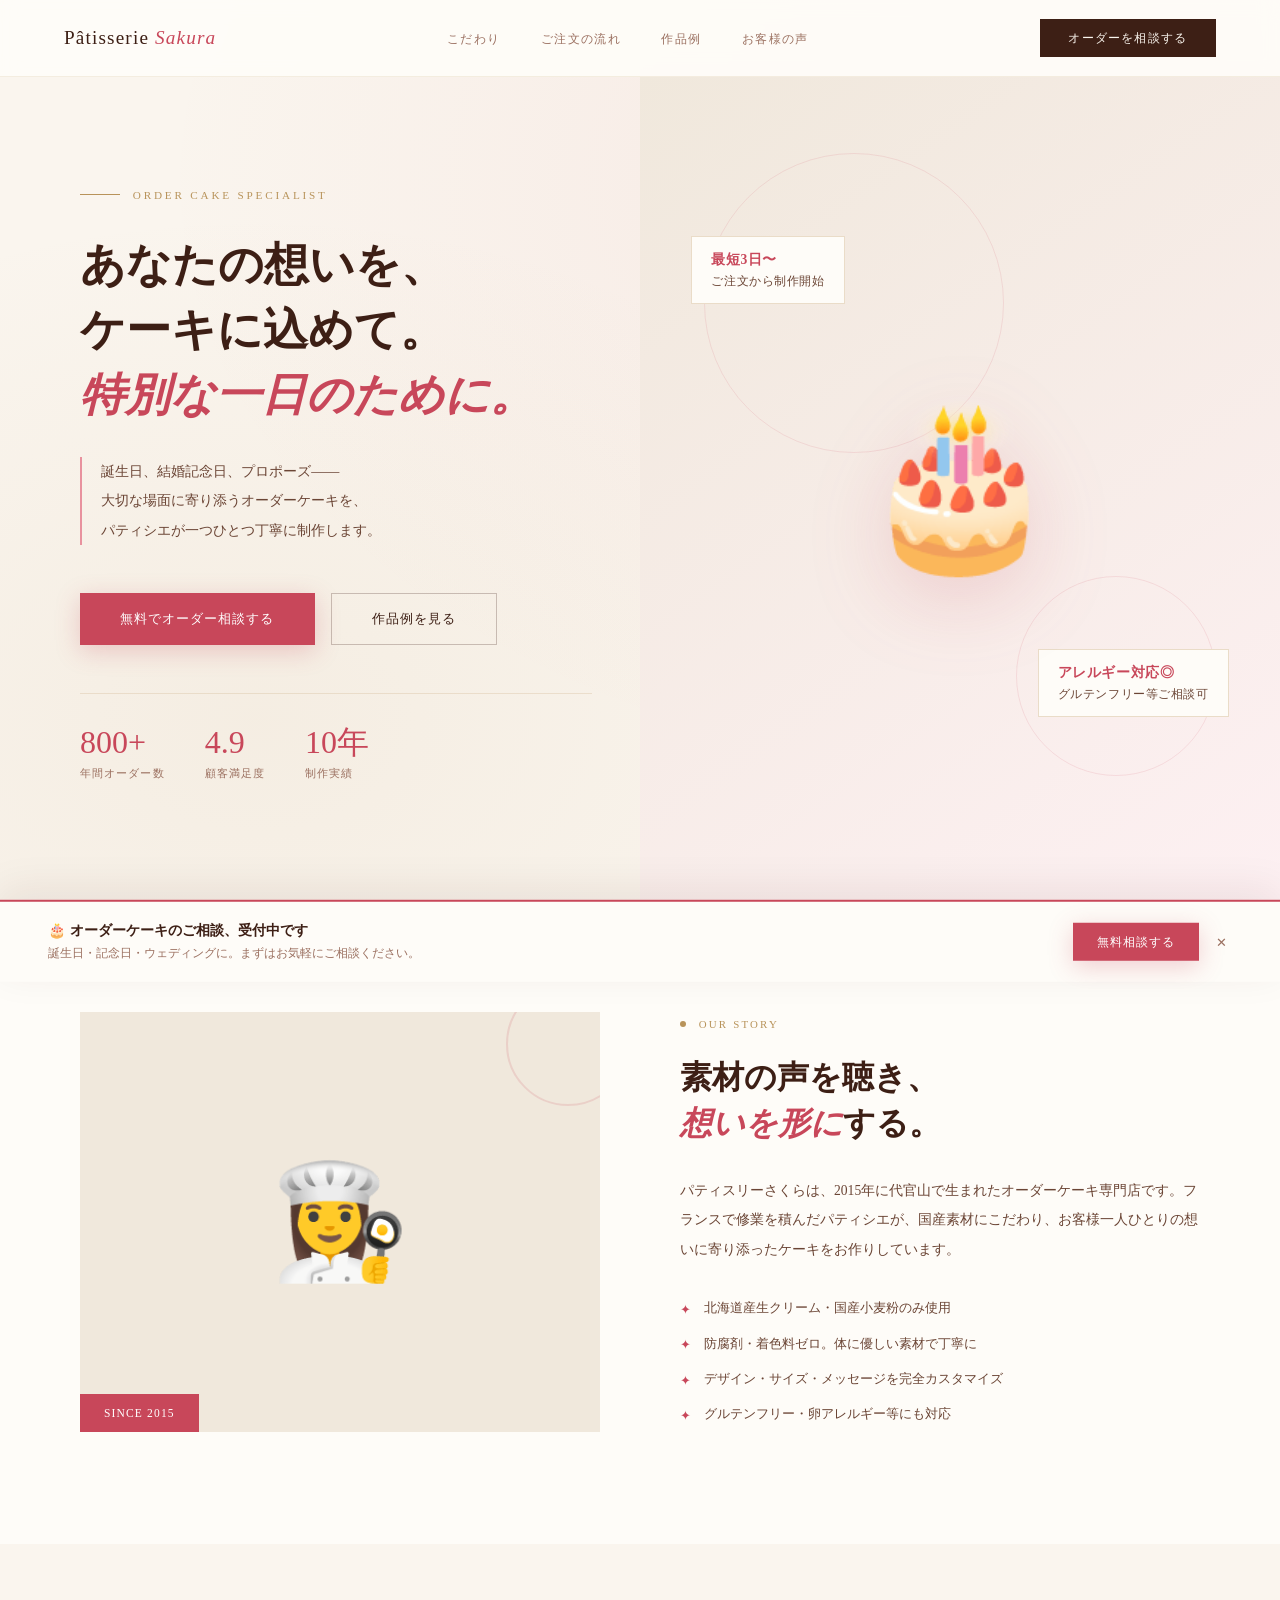
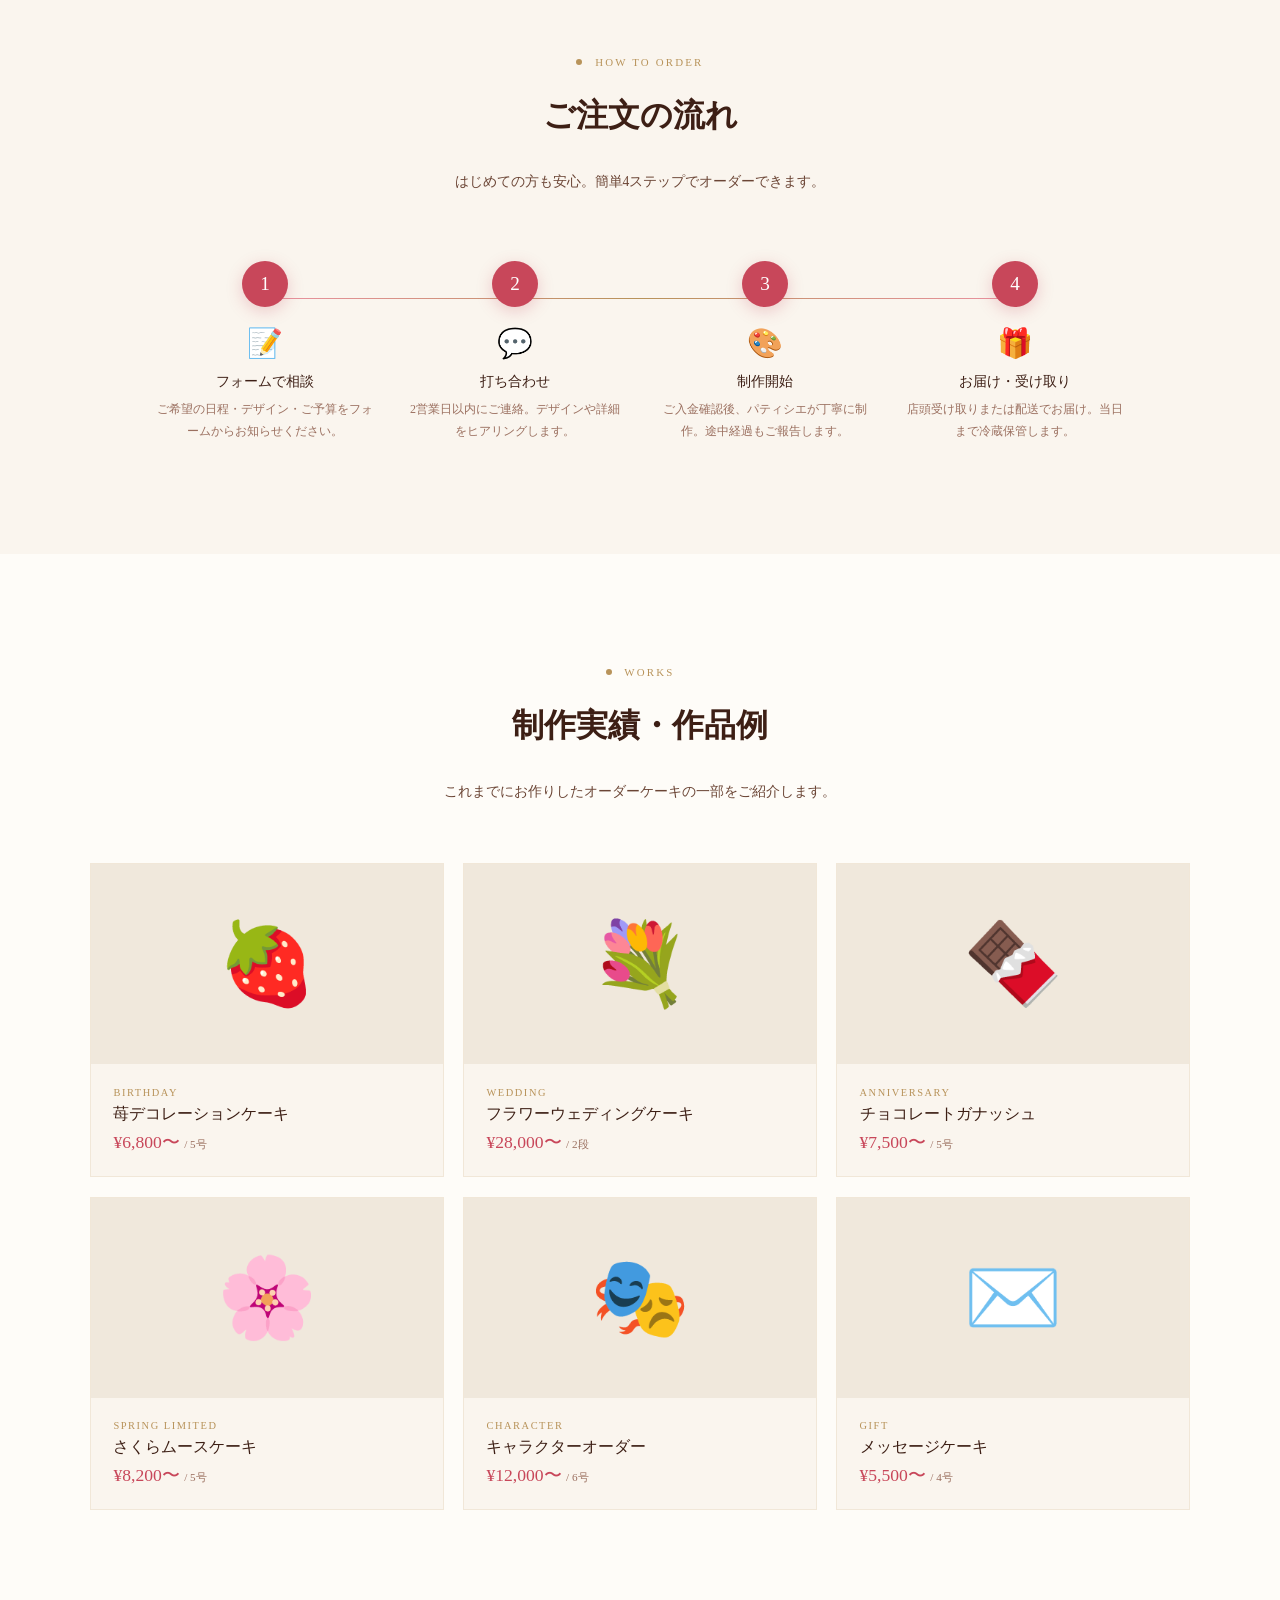
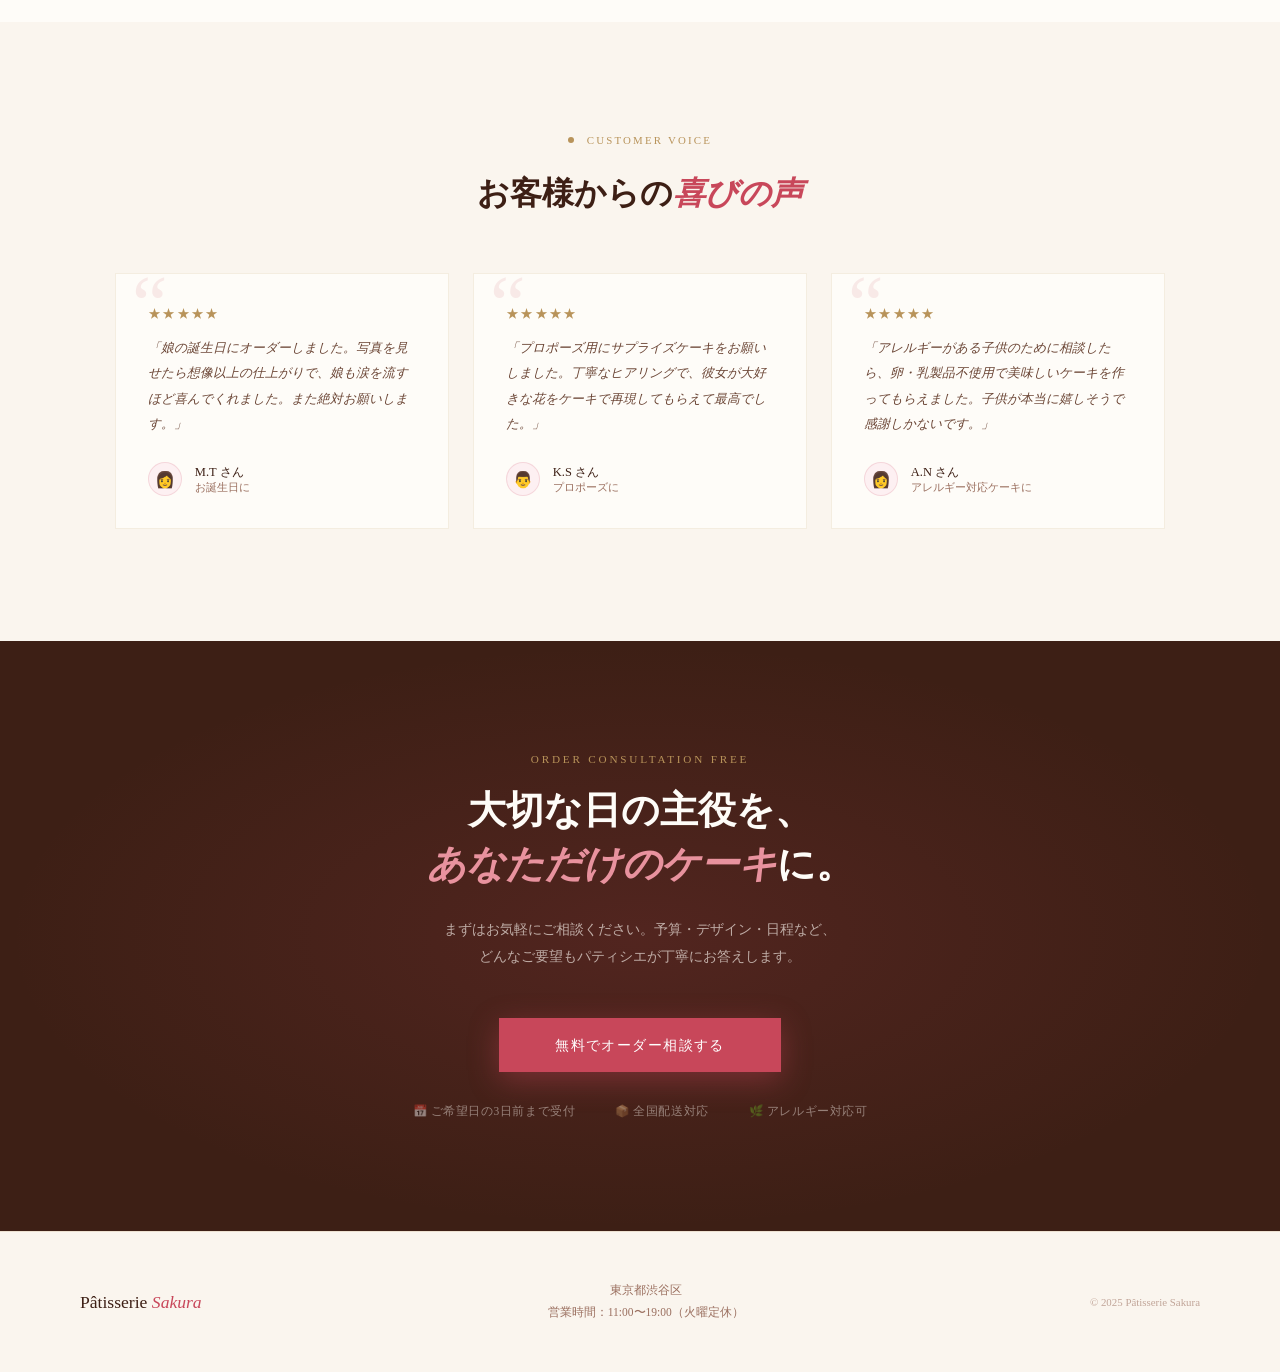
<file: cake-lp/index.html>
<!DOCTYPE html>
<html lang="ja">

<head>
    <meta charset="UTF-8">
    <meta name="viewport" content="width=device-width, initial-scale=1.0">
    <title>Pâtisserie Sakura | オーダーケーキ専門店</title>
    <link rel="stylesheet" href="style.css">

</head>

<body>

    <nav>
        <div class="nav-logo">Pâtisserie <em>Sakura</em></div>
        <ul class="nav-links">
            <li><a href="#about">こだわり</a></li>
            <li><a href="#flow">ご注文の流れ</a></li>
            <li><a href="#gallery">作品例</a></li>
            <li><a href="#voice">お客様の声</a></li>
        </ul>
        <button class="nav-cta" onclick="openModal()">オーダーを相談する</button>
    </nav>

    <section class="hero">
        <div class="hero-left">
            <div class="hero-eyebrow">
                <span class="eyebrow-line"></span>
                <span class="eyebrow-text">Order Cake Specialist</span>
            </div>
            <h1>あなたの想いを、<br>ケーキに込めて。<br><em>特別な一日のために。</em></h1>
            <p class="hero-desc">
                誕生日、結婚記念日、プロポーズ——<br>
                大切な場面に寄り添うオーダーケーキを、<br>
                パティシエが一つひとつ丁寧に制作します。
            </p>
            <div class="hero-actions">
                <button class="btn-main" onclick="openModal()">無料でオーダー相談する</button>
                <button class="btn-sub"
                    onclick="document.getElementById('gallery').scrollIntoView({behavior:'smooth'})">作品例を見る</button>
            </div>
            <div class="hero-proof">
                <div class="proof-item"><span class="proof-num">800+</span><span class="proof-label">年間オーダー数</span>
                </div>
                <div class="proof-item"><span class="proof-num">4.9</span><span class="proof-label">顧客満足度</span></div>
                <div class="proof-item"><span class="proof-num">10年</span><span class="proof-label">制作実績</span></div>
            </div>
        </div>
        <div class="hero-right">
            <div class="hero-img-main">
                <div class="deco-circle"></div>
                <div class="deco-circle"></div>
                <div class="cake-display">🎂</div>
                <div class="hero-tag hero-tag-1"><strong>最短3日〜</strong>ご注文から制作開始</div>
                <div class="hero-tag hero-tag-2"><strong>アレルギー対応◎</strong>グルテンフリー等ご相談可</div>
            </div>
        </div>
    </section>

    <section class="about" id="about">
        <div class="about-visual fade-in">
            <div class="about-img-box">👩‍🍳<span class="about-img-label">SINCE 2015</span></div>
        </div>
        <div class="about-content">
            <div class="section-eyebrow fade-in">
                <div class="eyebrow-dot"></div><span class="eyebrow-label">Our Story</span>
            </div>
            <h2 class="section-title fade-in">素材の声を聴き、<br><em>想いを形に</em>する。</h2>
            <p class="section-body fade-in">
                パティスリーさくらは、2015年に代官山で生まれたオーダーケーキ専門店です。フランスで修業を積んだパティシエが、国産素材にこだわり、お客様一人ひとりの想いに寄り添ったケーキをお作りしています。</p>
            <div class="feature-list fade-in">
                <div class="feature-item"><span class="feature-check">✦</span>北海道産生クリーム・国産小麦粉のみ使用</div>
                <div class="feature-item"><span class="feature-check">✦</span>防腐剤・着色料ゼロ。体に優しい素材で丁寧に</div>
                <div class="feature-item"><span class="feature-check">✦</span>デザイン・サイズ・メッセージを完全カスタマイズ</div>
                <div class="feature-item"><span class="feature-check">✦</span>グルテンフリー・卵アレルギー等にも対応</div>
            </div>
        </div>
    </section>

    <section class="flow" id="flow">
        <div class="flow-header">
            <div class="section-eyebrow fade-in" style="justify-content:center">
                <div class="eyebrow-dot"></div><span class="eyebrow-label">How to Order</span>
            </div>
            <h2 class="section-title fade-in" style="text-align:center">ご注文の流れ</h2>
            <p class="section-body fade-in" style="max-width:500px;margin:0 auto;text-align:center">
                はじめての方も安心。簡単4ステップでオーダーできます。</p>
        </div>
        <div class="flow-steps">
            <div class="flow-step fade-in">
                <div class="step-num">1</div><span class="step-icon">📝</span>
                <p class="step-title">フォームで相談</p>
                <p class="step-desc">ご希望の日程・デザイン・ご予算をフォームからお知らせください。</p>
            </div>
            <div class="flow-step fade-in">
                <div class="step-num">2</div><span class="step-icon">💬</span>
                <p class="step-title">打ち合わせ</p>
                <p class="step-desc">2営業日以内にご連絡。デザインや詳細をヒアリングします。</p>
            </div>
            <div class="flow-step fade-in">
                <div class="step-num">3</div><span class="step-icon">🎨</span>
                <p class="step-title">制作開始</p>
                <p class="step-desc">ご入金確認後、パティシエが丁寧に制作。途中経過もご報告します。</p>
            </div>
            <div class="flow-step fade-in">
                <div class="step-num">4</div><span class="step-icon">🎁</span>
                <p class="step-title">お届け・受け取り</p>
                <p class="step-desc">店頭受け取りまたは配送でお届け。当日まで冷蔵保管します。</p>
            </div>
        </div>
    </section>

    <section class="gallery" id="gallery">
        <div class="gallery-header">
            <div class="section-eyebrow fade-in" style="justify-content:center">
                <div class="eyebrow-dot"></div><span class="eyebrow-label">Works</span>
            </div>
            <h2 class="section-title fade-in" style="text-align:center">制作実績・作品例</h2>
            <p class="section-body fade-in" style="max-width:480px;margin:0 auto;text-align:center">
                これまでにお作りしたオーダーケーキの一部をご紹介します。</p>
        </div>
        <div class="gallery-grid">
            <div class="gallery-card fade-in">
                <div class="gallery-img">🍓</div>
                <div class="gallery-body"><span class="gallery-tag">Birthday</span>
                    <p class="gallery-name">苺デコレーションケーキ</p>
                    <p class="gallery-price">¥6,800〜 <small>/ 5号</small></p>
                </div>
            </div>
            <div class="gallery-card fade-in">
                <div class="gallery-img">💐</div>
                <div class="gallery-body"><span class="gallery-tag">Wedding</span>
                    <p class="gallery-name">フラワーウェディングケーキ</p>
                    <p class="gallery-price">¥28,000〜 <small>/ 2段</small></p>
                </div>
            </div>
            <div class="gallery-card fade-in">
                <div class="gallery-img">🍫</div>
                <div class="gallery-body"><span class="gallery-tag">Anniversary</span>
                    <p class="gallery-name">チョコレートガナッシュ</p>
                    <p class="gallery-price">¥7,500〜 <small>/ 5号</small></p>
                </div>
            </div>
            <div class="gallery-card fade-in">
                <div class="gallery-img">🌸</div>
                <div class="gallery-body"><span class="gallery-tag">Spring Limited</span>
                    <p class="gallery-name">さくらムースケーキ</p>
                    <p class="gallery-price">¥8,200〜 <small>/ 5号</small></p>
                </div>
            </div>
            <div class="gallery-card fade-in">
                <div class="gallery-img">🎭</div>
                <div class="gallery-body"><span class="gallery-tag">Character</span>
                    <p class="gallery-name">キャラクターオーダー</p>
                    <p class="gallery-price">¥12,000〜 <small>/ 6号</small></p>
                </div>
            </div>
            <div class="gallery-card fade-in">
                <div class="gallery-img">✉️</div>
                <div class="gallery-body"><span class="gallery-tag">Gift</span>
                    <p class="gallery-name">メッセージケーキ</p>
                    <p class="gallery-price">¥5,500〜 <small>/ 4号</small></p>
                </div>
            </div>
        </div>
    </section>

    <section class="voice" id="voice">
        <div class="voice-header">
            <div class="section-eyebrow fade-in" style="justify-content:center">
                <div class="eyebrow-dot"></div><span class="eyebrow-label">Customer Voice</span>
            </div>
            <h2 class="section-title fade-in" style="text-align:center">お客様からの<em>喜びの声</em></h2>
        </div>
        <div class="voice-grid">
            <div class="voice-card fade-in">
                <div class="voice-stars">★★★★★</div>
                <p class="voice-text">「娘の誕生日にオーダーしました。写真を見せたら想像以上の仕上がりで、娘も涙を流すほど喜んでくれました。また絶対お願いします。」</p>
                <div class="voice-author">
                    <div class="voice-avatar">👩</div>
                    <div>
                        <p class="voice-name">M.T さん</p>
                        <p class="voice-occasion">お誕生日に</p>
                    </div>
                </div>
            </div>
            <div class="voice-card fade-in">
                <div class="voice-stars">★★★★★</div>
                <p class="voice-text">「プロポーズ用にサプライズケーキをお願いしました。丁寧なヒアリングで、彼女が大好きな花をケーキで再現してもらえて最高でした。」</p>
                <div class="voice-author">
                    <div class="voice-avatar">👨</div>
                    <div>
                        <p class="voice-name">K.S さん</p>
                        <p class="voice-occasion">プロポーズに</p>
                    </div>
                </div>
            </div>
            <div class="voice-card fade-in">
                <div class="voice-stars">★★★★★</div>
                <p class="voice-text">「アレルギーがある子供のために相談したら、卵・乳製品不使用で美味しいケーキを作ってもらえました。子供が本当に嬉しそうで感謝しかないです。」</p>
                <div class="voice-author">
                    <div class="voice-avatar">👩</div>
                    <div>
                        <p class="voice-name">A.N さん</p>
                        <p class="voice-occasion">アレルギー対応ケーキに</p>
                    </div>
                </div>
            </div>
        </div>
    </section>

    <section class="cta-section">
        <p class="cta-eyebrow fade-in">Order Consultation Free</p>
        <h2 class="cta-title fade-in">大切な日の主役を、<br><em>あなただけのケーキ</em>に。</h2>
        <p class="cta-desc fade-in">まずはお気軽にご相談ください。予算・デザイン・日程など、<br>どんなご要望もパティシエが丁寧にお答えします。</p>
        <button class="cta-btn fade-in" onclick="openModal()">無料でオーダー相談する</button>
        <div class="cta-notes fade-in">
            <span class="cta-note-item">📅 ご希望日の3日前まで受付</span>
            <span class="cta-note-item">📦 全国配送対応</span>
            <span class="cta-note-item">🌿 アレルギー対応可</span>
        </div>
    </section>

    <footer>
        <div class="footer-logo">Pâtisserie <em>Sakura</em></div>
        <div class="footer-info">東京都渋谷区<br>営業時間：11:00〜19:00（火曜定休）</div>
        <p class="footer-copy">© 2025 Pâtisserie Sakura</p>
    </footer>

    <!-- MODAL -->
    <div class="modal-overlay" id="modalOverlay">
        <div class="modal">
            <button class="modal-close" onclick="closeModal()">✕</button>
            <p class="modal-eyebrow">Order Consultation</p>
            <h3>オーダー相談フォーム</h3>
            <p class="modal-sub">ご希望の内容をお知らせください。<br>2営業日以内にパティシエよりご連絡いたします。相談無料です。</p>
            <div class="modal-form">
                <input type="text" placeholder="お名前">
                <input type="email" placeholder="メールアドレス">
                <input type="text" placeholder="ご希望日（例：2025年8月15日）">
                <select>
                    <option value="">ご用途を選択</option>
                    <option>誕生日</option>
                    <option>結婚記念日</option>
                    <option>プロポーズ</option>
                    <option>ウェディング</option>
                    <option>ギフト・その他</option>
                </select>
                <input type="text" placeholder="ご予算の目安（例：1万円前後）">
                <textarea placeholder="デザインのご希望・アレルギー・その他ご要望"></textarea>
                <button class="modal-submit" onclick="closeModal()">相談内容を送信する</button>
            </div>
            <p class="modal-note">※ 送信後2営業日以内にご連絡いたします</p>
        </div>
    </div>

    <!-- SLIDE UP -->
    <div class="slide-up" id="slideUp">
        <div class="slide-content">
            <strong>🎂 オーダーケーキのご相談、受付中です</strong>
            <p>誕生日・記念日・ウェディングに。まずはお気軽にご相談ください。</p>
        </div>
        <div class="slide-btns">
            <button class="btn-main" style="padding:0.65rem 1.5rem;font-size:0.78rem"
                onclick="openModal()">無料相談する</button>
            <button class="slide-close" onclick="closeSlide()">✕</button>
        </div>
    </div>
    <script src="script.js"></script>

</body>

</html>
</file>
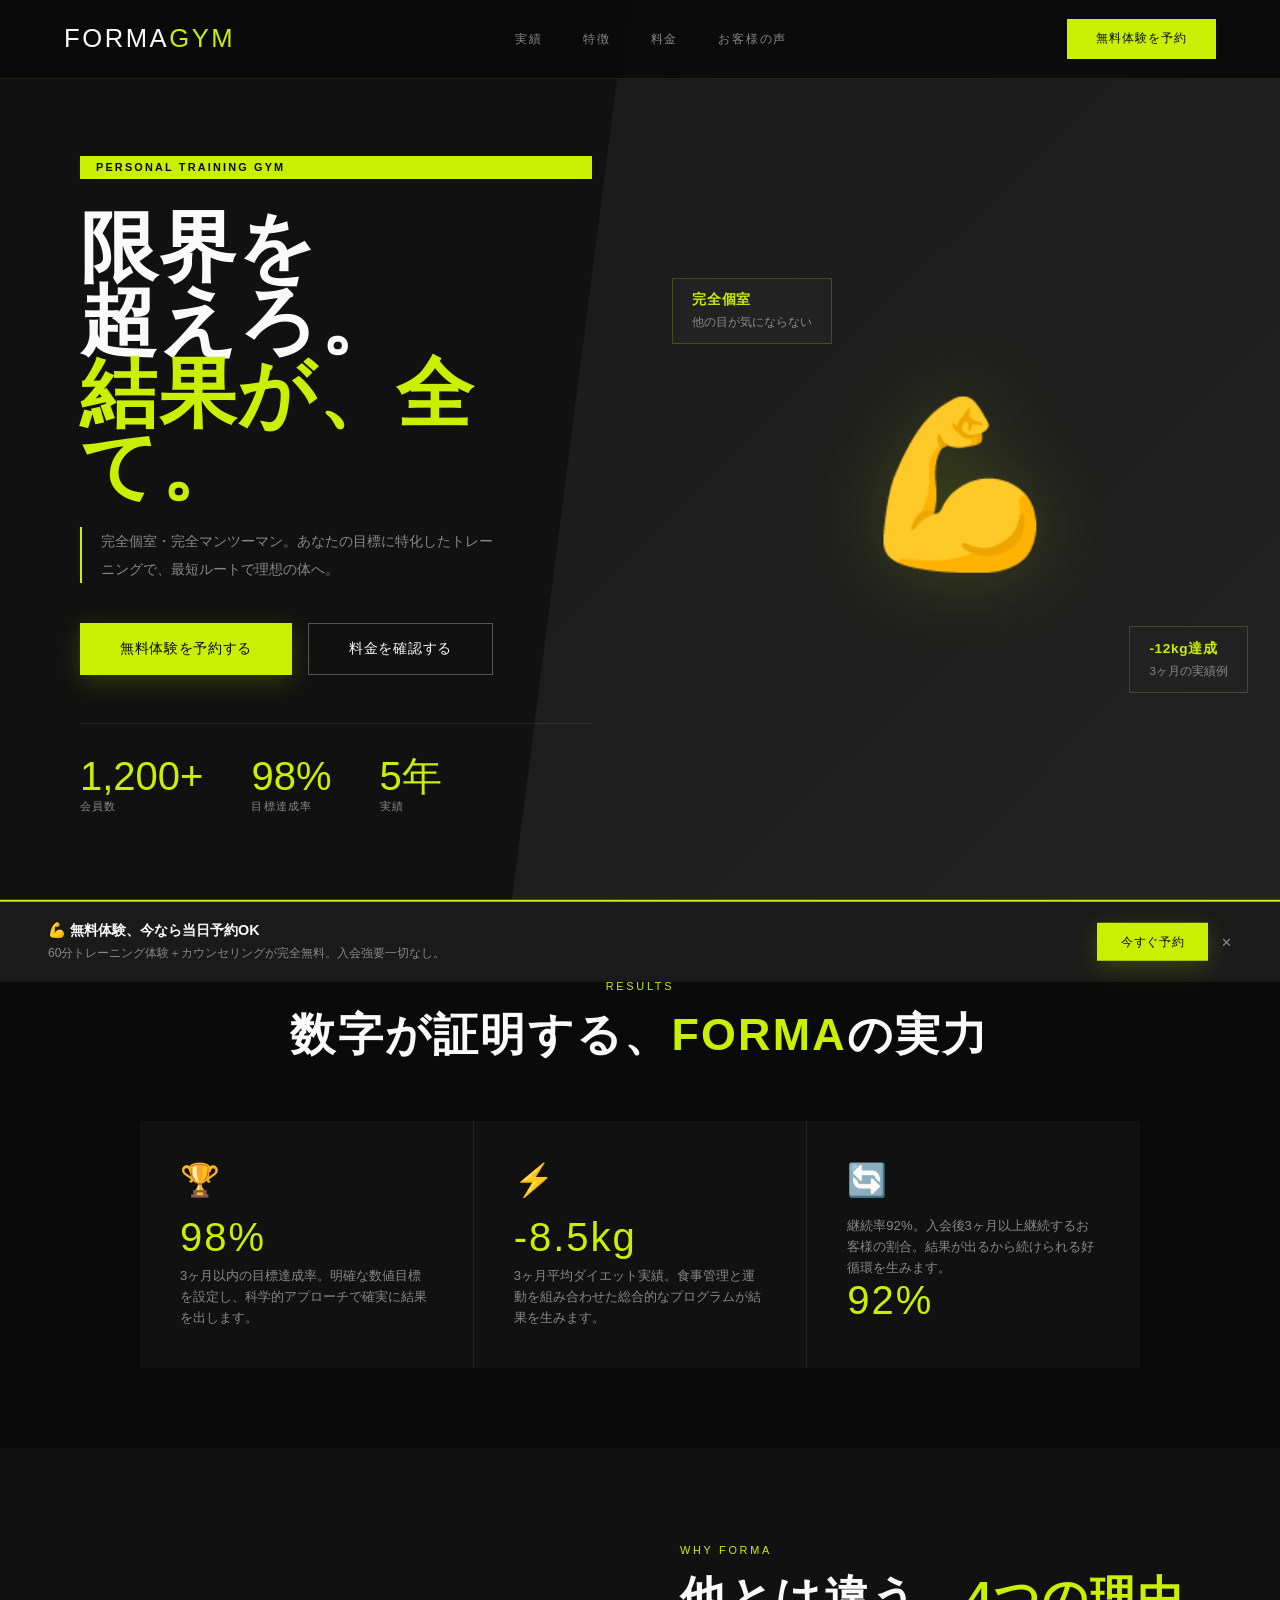
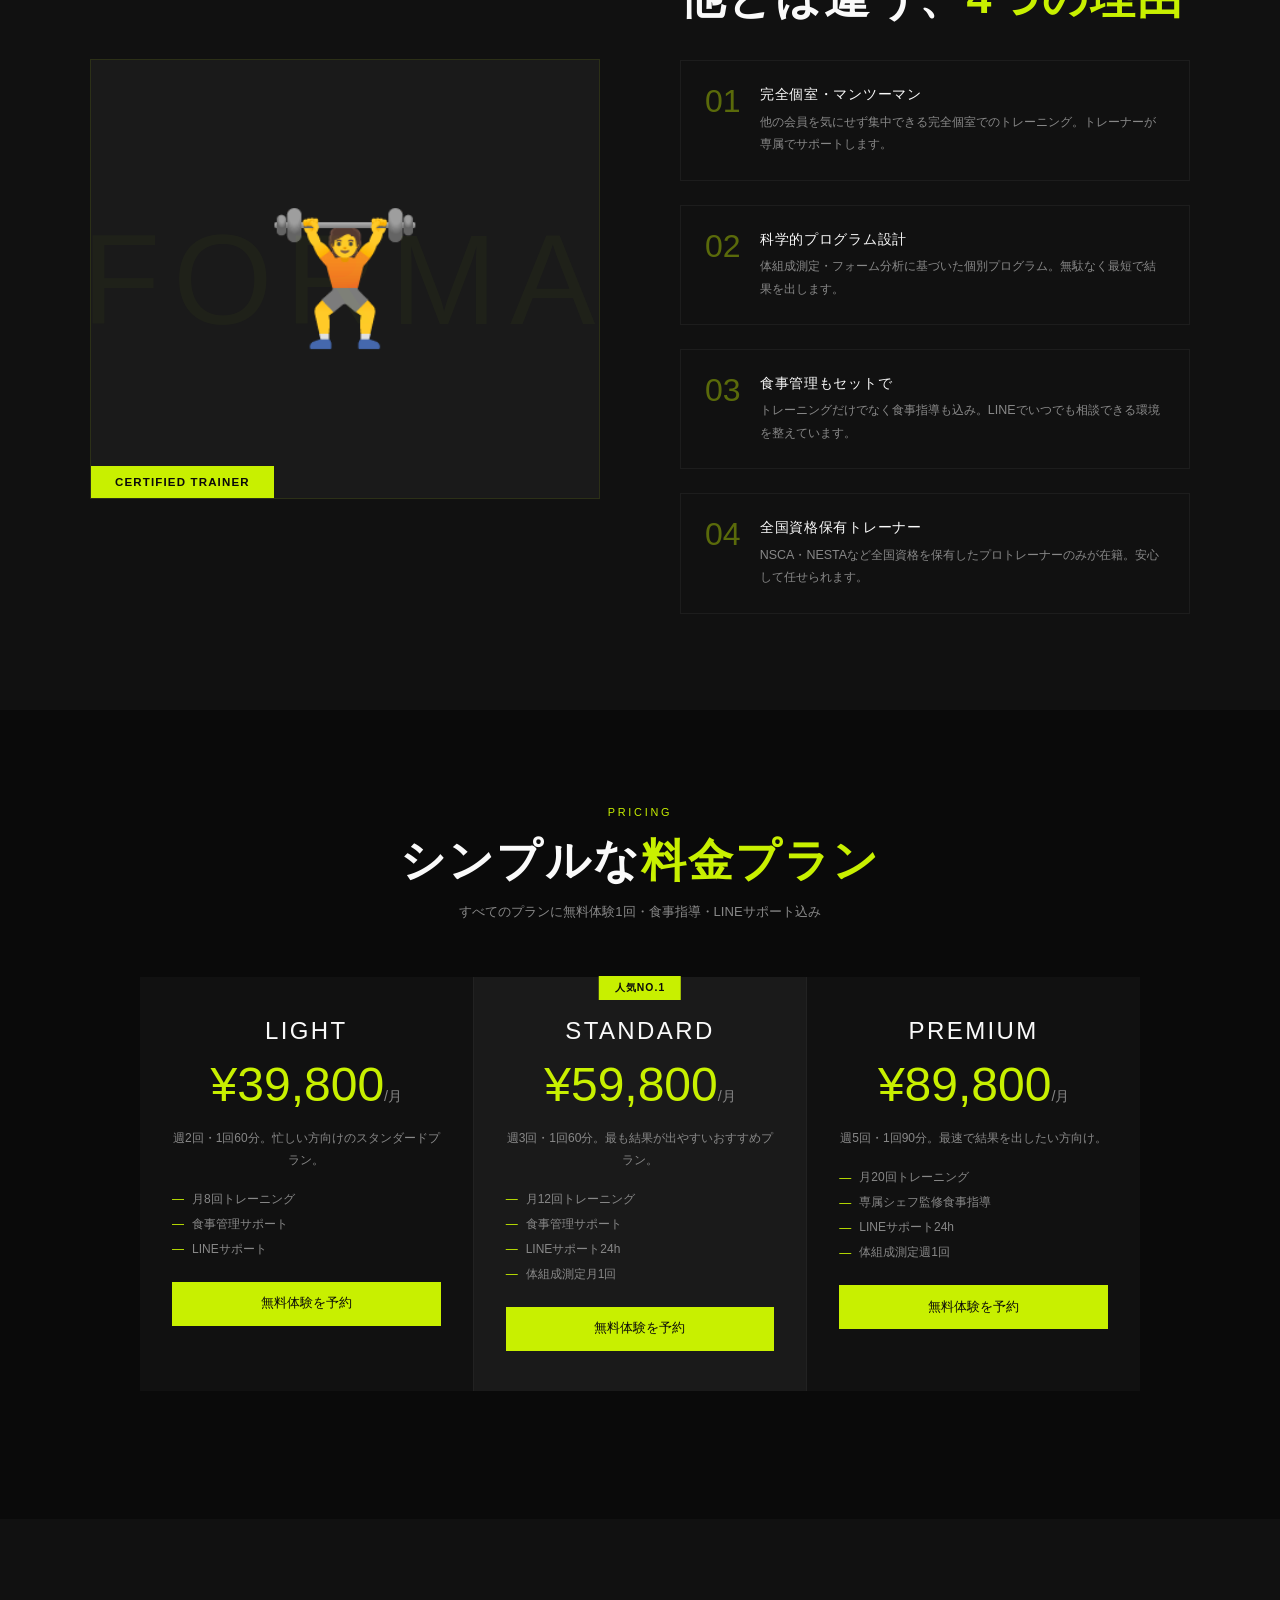
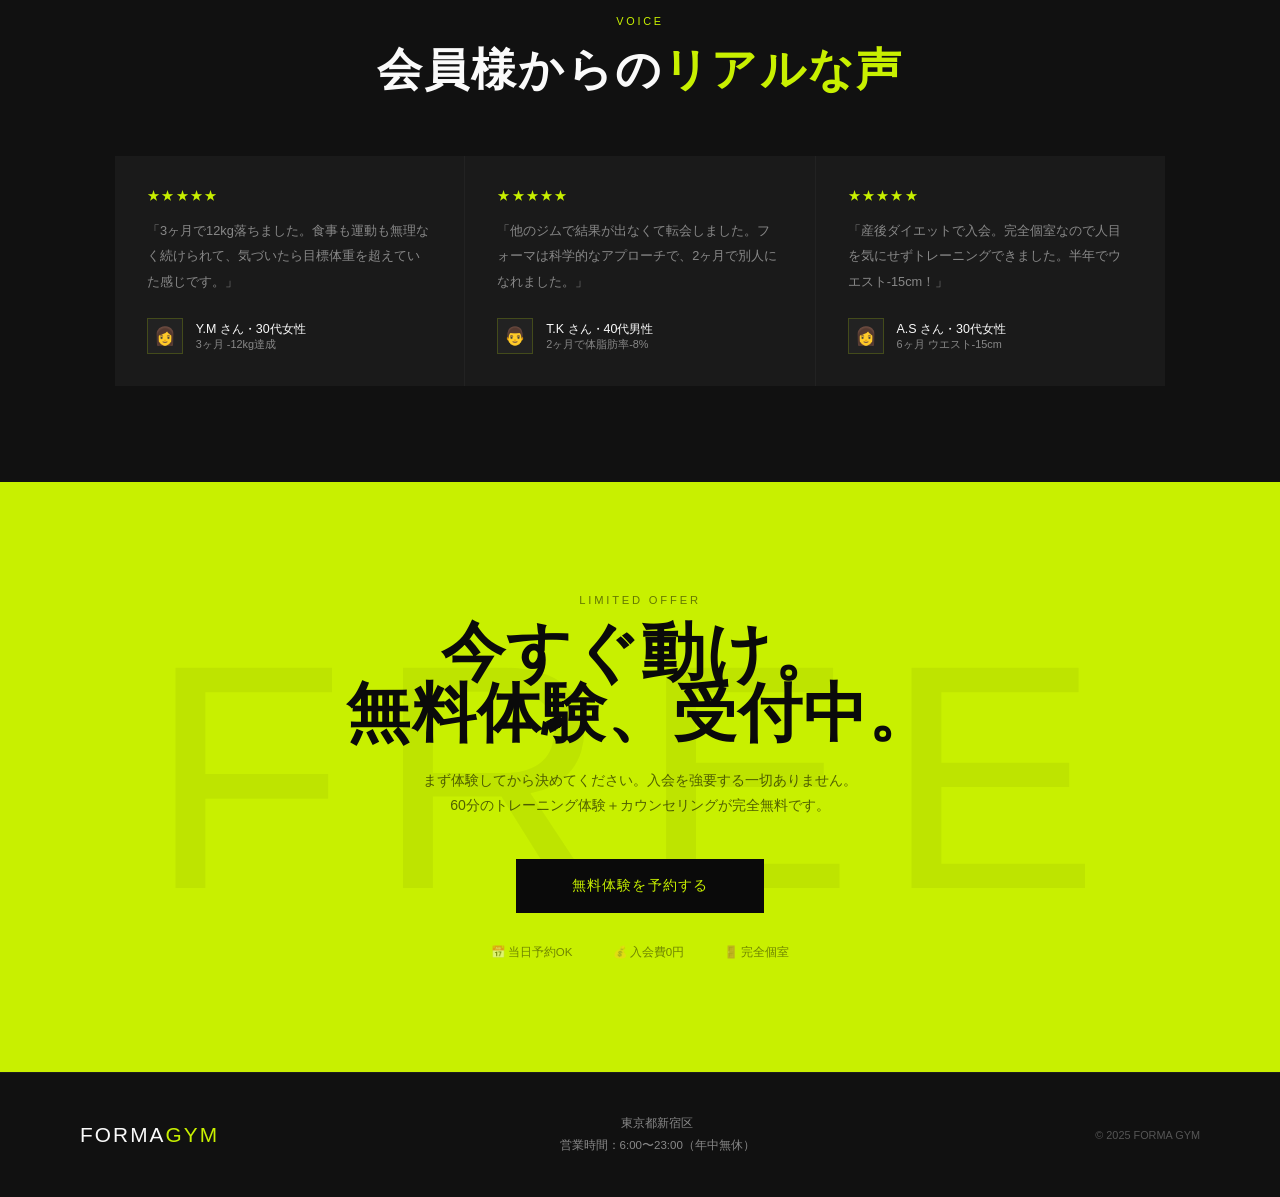
<file: gym-lp/index.html>
<!DOCTYPE html>
<html lang="ja">

<head>
    <meta charset="UTF-8">
    <meta name="viewport" content="width=device-width, initial-scale=1.0">
    <title>FORMA GYM | パーソナルトレーニング専門</title>
    <link rel="stylesheet" href="style.css">
</head>

<body>

    <nav>
        <div class="nav-logo">FORMA<span>GYM</span></div>
        <ul class="nav-links">
            <li><a href="#results">実績</a></li>
            <li><a href="#features">特徴</a></li>
            <li><a href="#plan">料金</a></li>
            <li><a href="#voice">お客様の声</a></li>
        </ul>
        <button class="nav-cta" onclick="openModal()">無料体験を予約</button>
    </nav>

    <section class="hero">
        <div class="hero-left">
            <span class="hero-badge">Personal Training Gym</span>
            <h1>限界を<br>超えろ。<br><span>結果が、全て。</span></h1>
            <p class="hero-desc">完全個室・完全マンツーマン。あなたの目標に特化したトレーニングで、最短ルートで理想の体へ。</p>
            <div class="hero-actions">
                <button class="btn-main" onclick="openModal()">無料体験を予約する</button>
                <button class="btn-sub"
                    onclick="document.getElementById('plan').scrollIntoView({behavior:'smooth'})">料金を確認する</button>
            </div>
            <div class="hero-proof">
                <div class="proof-item"><span class="proof-num">1,200+</span><span class="proof-label">会員数</span></div>
                <div class="proof-item"><span class="proof-num">98%</span><span class="proof-label">目標達成率</span></div>
                <div class="proof-item"><span class="proof-num">5年</span><span class="proof-label">実績</span></div>
            </div>
        </div>
        <div class="hero-right">
            <div class="hero-visual">💪</div>
            <div class="hero-tag hero-tag-1"><strong>完全個室</strong><span>他の目が気にならない</span></div>
            <div class="hero-tag hero-tag-2"><strong>-12kg達成</strong><span>3ヶ月の実績例</span></div>
        </div>
    </section>

    <section class="results" id="results">
        <div class="results-header">
            <span class="section-label fade-in">Results</span>
            <h2 class="section-title fade-in">数字が証明する、<em>FORMA</em>の実力</h2>
        </div>
        <div class="results-grid">
            <div class="result-card fade-in"><span class="result-icon">🏆</span><span class="result-num">98%</span><span
                    class="result-label">3ヶ月以内の目標達成率。明確な数値目標を設定し、科学的アプローチで確実に結果を出します。</span></div>
            <div class="result-card fade-in"><span class="result-icon">⚡</span><span
                    class="result-num">-8.5kg</span><span
                    class="result-label">3ヶ月平均ダイエット実績。食事管理と運動を組み合わせた総合的なプログラムが結果を生みます。</span></div>
            <div class="result-card fade-in"><span class="result-icon">🔄</span><span
                    class="result-label">継続率92%。入会後3ヶ月以上継続するお客様の割合。結果が出るから続けられる好循環を生みます。</span><span
                    class="result-num">92%</span>
            </div>
        </div>
    </section>

    <section class="features" id="features">
        <div class="features-grid">
            <div class="features-visual fade-in">
                <div class="features-img">🏋️<span class="features-img-label">CERTIFIED TRAINER</span></div>
            </div>
            <div>
                <span class="section-label fade-in">Why FORMA</span>
                <h2 class="section-title fade-in" style="margin-bottom:2rem">他とは違う、<em>4つの理由</em></h2>
                <div class="feature-list fade-in">
                    <div class="feature-item"><span class="feature-num">01</span>
                        <div class="feature-content">
                            <h3>完全個室・マンツーマン</h3>
                            <p>他の会員を気にせず集中できる完全個室でのトレーニング。トレーナーが専属でサポートします。</p>
                        </div>
                    </div>
                    <div class="feature-item"><span class="feature-num">02</span>
                        <div class="feature-content">
                            <h3>科学的プログラム設計</h3>
                            <p>体組成測定・フォーム分析に基づいた個別プログラム。無駄なく最短で結果を出します。</p>
                        </div>
                    </div>
                    <div class="feature-item"><span class="feature-num">03</span>
                        <div class="feature-content">
                            <h3>食事管理もセットで</h3>
                            <p>トレーニングだけでなく食事指導も込み。LINEでいつでも相談できる環境を整えています。</p>
                        </div>
                    </div>
                    <div class="feature-item"><span class="feature-num">04</span>
                        <div class="feature-content">
                            <h3>全国資格保有トレーナー</h3>
                            <p>NSCA・NESTAなど全国資格を保有したプロトレーナーのみが在籍。安心して任せられます。</p>
                        </div>
                    </div>
                </div>
            </div>
        </div>
    </section>

    <section class="plan" id="plan">
        <div class="plan-header">
            <span class="section-label fade-in">Pricing</span>
            <h2 class="section-title fade-in">シンプルな<em>料金プラン</em></h2>
            <p style="font-size:0.82rem;color:var(--gray);margin-top:0.8rem;font-weight:300" class="fade-in">
                すべてのプランに無料体験1回・食事指導・LINEサポート込み</p>
        </div>
        <div class="plan-grid">
            <div class="plan-card fade-in">
                <p class="plan-name">LIGHT</p>
                <p class="plan-price">¥39,800<small>/月</small></p>
                <p class="plan-desc">週2回・1回60分。忙しい方向けのスタンダードプラン。</p>
                <div class="plan-features">
                    <p class="plan-feature">月8回トレーニング</p>
                    <p class="plan-feature">食事管理サポート</p>
                    <p class="plan-feature">LINEサポート</p>
                </div><button class="plan-btn" onclick="openModal()">無料体験を予約</button>
            </div>
            <div class="plan-card popular fade-in"><span class="plan-badge">人気No.1</span>
                <p class="plan-name">STANDARD</p>
                <p class="plan-price">¥59,800<small>/月</small></p>
                <p class="plan-desc">週3回・1回60分。最も結果が出やすいおすすめプラン。</p>
                <div class="plan-features">
                    <p class="plan-feature">月12回トレーニング</p>
                    <p class="plan-feature">食事管理サポート</p>
                    <p class="plan-feature">LINEサポート24h</p>
                    <p class="plan-feature">体組成測定月1回</p>
                </div><button class="plan-btn" onclick="openModal()">無料体験を予約</button>
            </div>
            <div class="plan-card fade-in">
                <p class="plan-name">PREMIUM</p>
                <p class="plan-price">¥89,800<small>/月</small></p>
                <p class="plan-desc">週5回・1回90分。最速で結果を出したい方向け。</p>
                <div class="plan-features">
                    <p class="plan-feature">月20回トレーニング</p>
                    <p class="plan-feature">専属シェフ監修食事指導</p>
                    <p class="plan-feature">LINEサポート24h</p>
                    <p class="plan-feature">体組成測定週1回</p>
                </div><button class="plan-btn" onclick="openModal()">無料体験を予約</button>
            </div>
        </div>
    </section>

    <section class="voice" id="voice">
        <div class="voice-header">
            <span class="section-label fade-in">Voice</span>
            <h2 class="section-title fade-in">会員様からの<em>リアルな声</em></h2>
        </div>
        <div class="voice-grid">
            <div class="voice-card fade-in">
                <div class="voice-stars">★★★★★</div>
                <p class="voice-text">「3ヶ月で12kg落ちました。食事も運動も無理なく続けられて、気づいたら目標体重を超えていた感じです。」</p>
                <div class="voice-author">
                    <div class="voice-avatar">👩</div>
                    <div>
                        <p class="voice-name">Y.M さん・30代女性</p>
                        <p class="voice-detail">3ヶ月 -12kg達成</p>
                    </div>
                </div>
            </div>
            <div class="voice-card fade-in">
                <div class="voice-stars">★★★★★</div>
                <p class="voice-text">「他のジムで結果が出なくて転会しました。フォーマは科学的なアプローチで、2ヶ月で別人になれました。」</p>
                <div class="voice-author">
                    <div class="voice-avatar">👨</div>
                    <div>
                        <p class="voice-name">T.K さん・40代男性</p>
                        <p class="voice-detail">2ヶ月で体脂肪率-8%</p>
                    </div>
                </div>
            </div>
            <div class="voice-card fade-in">
                <div class="voice-stars">★★★★★</div>
                <p class="voice-text">「産後ダイエットで入会。完全個室なので人目を気にせずトレーニングできました。半年でウエスト-15cm！」</p>
                <div class="voice-author">
                    <div class="voice-avatar">👩</div>
                    <div>
                        <p class="voice-name">A.S さん・30代女性</p>
                        <p class="voice-detail">6ヶ月 ウエスト-15cm</p>
                    </div>
                </div>
            </div>
        </div>
    </section>

    <section class="cta-section">
        <p class="cta-label fade-in">Limited Offer</p>
        <h2 class="cta-title fade-in">今すぐ動け。<br>無料体験、受付中。</h2>
        <p class="cta-desc fade-in">まず体験してから決めてください。入会を強要する一切ありません。<br>60分のトレーニング体験＋カウンセリングが完全無料です。</p>
        <button class="cta-btn fade-in" onclick="openModal()">無料体験を予約する</button>
        <div class="cta-notes fade-in">
            <span class="cta-note-item">📅 当日予約OK</span>
            <span class="cta-note-item">💰 入会費0円</span>
            <span class="cta-note-item">🚪 完全個室</span>
        </div>
    </section>

    <footer>
        <div class="footer-logo">FORMA<span>GYM</span></div>
        <div class="footer-info">東京都新宿区<br>営業時間：6:00〜23:00（年中無休）</div>
        <p class="footer-copy">© 2025 FORMA GYM</p>
    </footer>

    <div class="modal-overlay" id="modalOverlay">
        <div class="modal">
            <button class="modal-close" onclick="closeModal()">✕</button>
            <p class="modal-label">Free Trial</p>
            <h3>無料体験予約</h3>
            <p class="modal-sub">60分のトレーニング体験＋カウンセリングが完全無料。<br>入会を強要することは一切ありません。お気軽にどうぞ。</p>
            <div class="modal-form">
                <input type="text" placeholder="お名前">
                <input type="tel" placeholder="電話番号">
                <input type="email" placeholder="メールアドレス">
                <select>
                    <option value="">ご希望日程</option>
                    <option>平日午前（6:00〜12:00）</option>
                    <option>平日午後（12:00〜18:00）</option>
                    <option>平日夜間（18:00〜23:00）</option>
                    <option>土日祝</option>
                </select>
                <select>
                    <option value="">目標を選択</option>
                    <option>ダイエット・体重減少</option>
                    <option>筋肉増量・ボディメイク</option>
                    <option>姿勢改善・体力向上</option>
                    <option>産後ダイエット</option>
                    <option>その他</option>
                </select>
                <textarea placeholder="現在の状況・ご要望など（任意）"></textarea>
                <button class="modal-submit" onclick="closeModal()">予約を確定する</button>
            </div>
            <p class="modal-note">※ 送信後24時間以内にご連絡いたします</p>
        </div>
    </div>

    <div class="slide-up" id="slideUp">
        <div class="slide-content">
            <strong>💪 無料体験、今なら当日予約OK</strong>
            <p>60分トレーニング体験＋カウンセリングが完全無料。入会強要一切なし。</p>
        </div>
        <div class="slide-btns">
            <button class="btn-main" style="padding:0.65rem 1.5rem;font-size:0.78rem"
                onclick="openModal()">今すぐ予約</button>
            <button class="slide-close" onclick="closeSlide()">✕</button>
        </div>
    </div>

    <script src="script.js"></script>

</body>

</html>
</file>
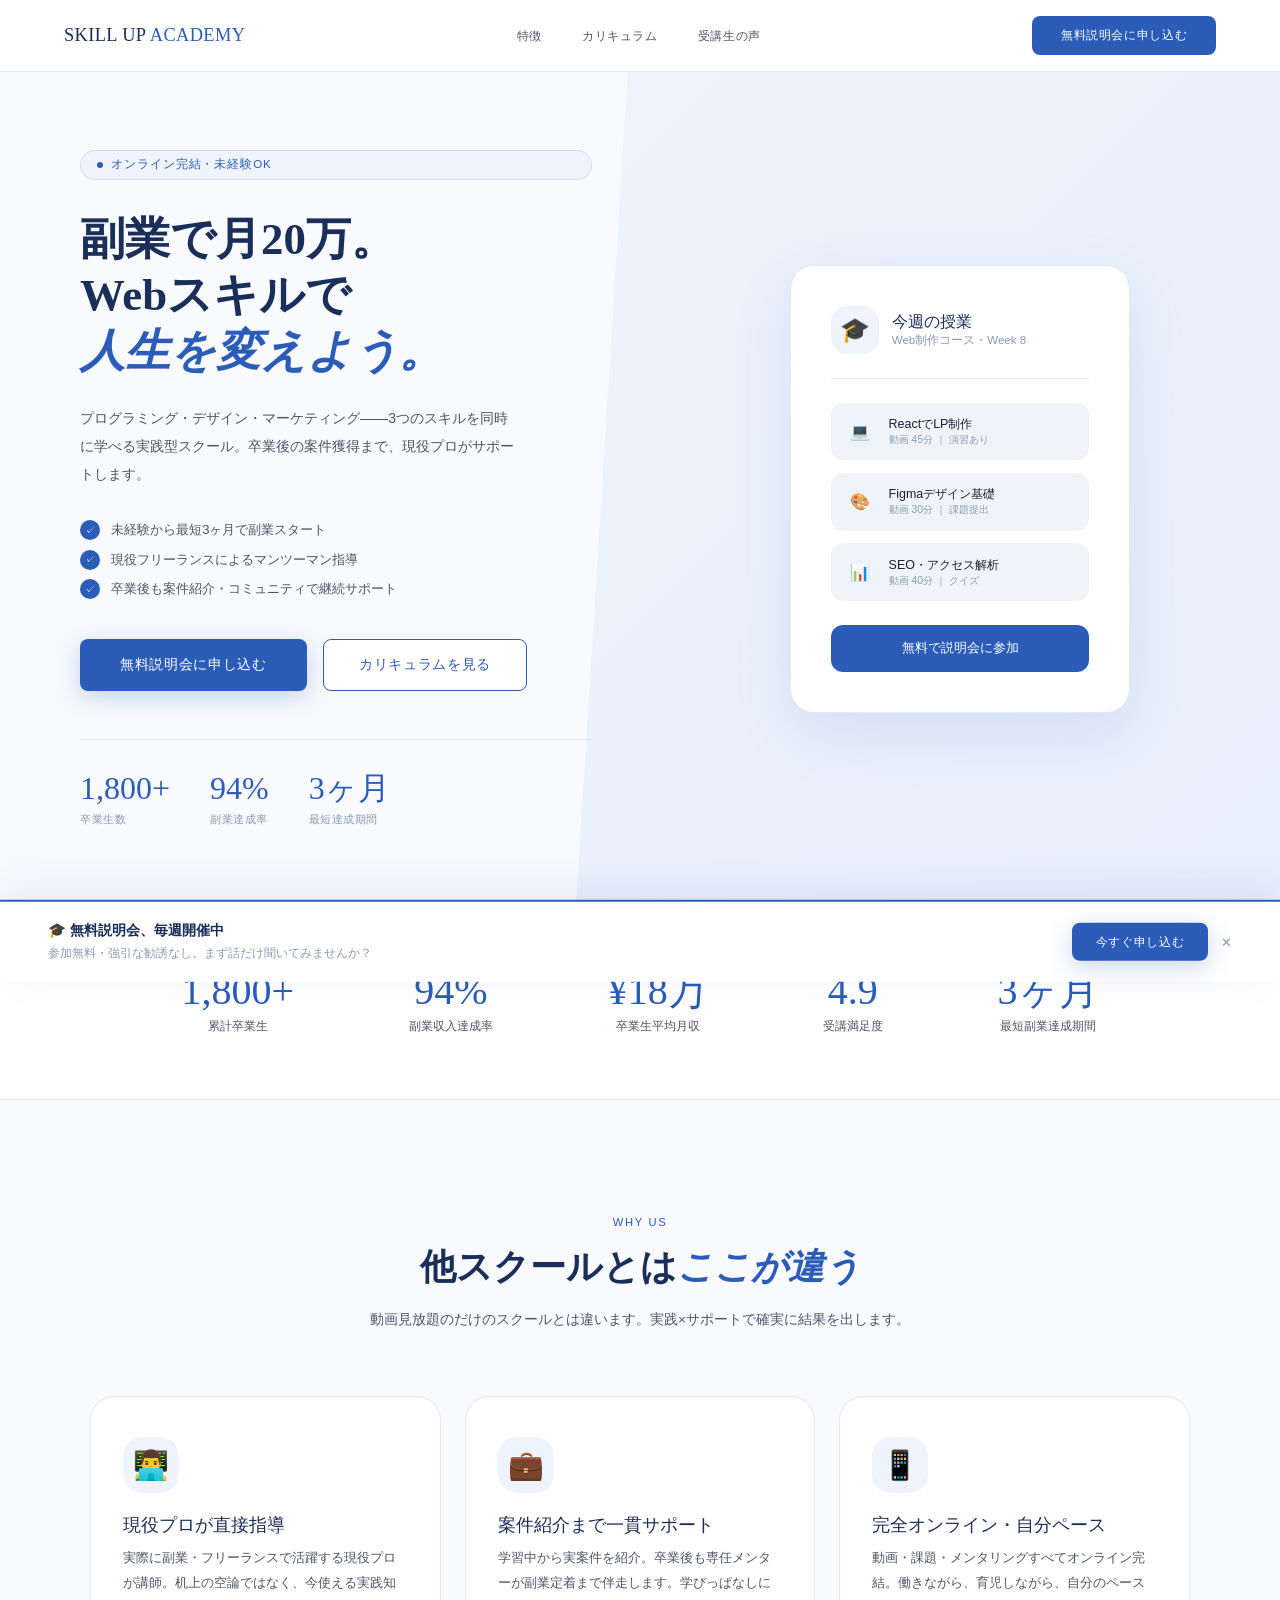
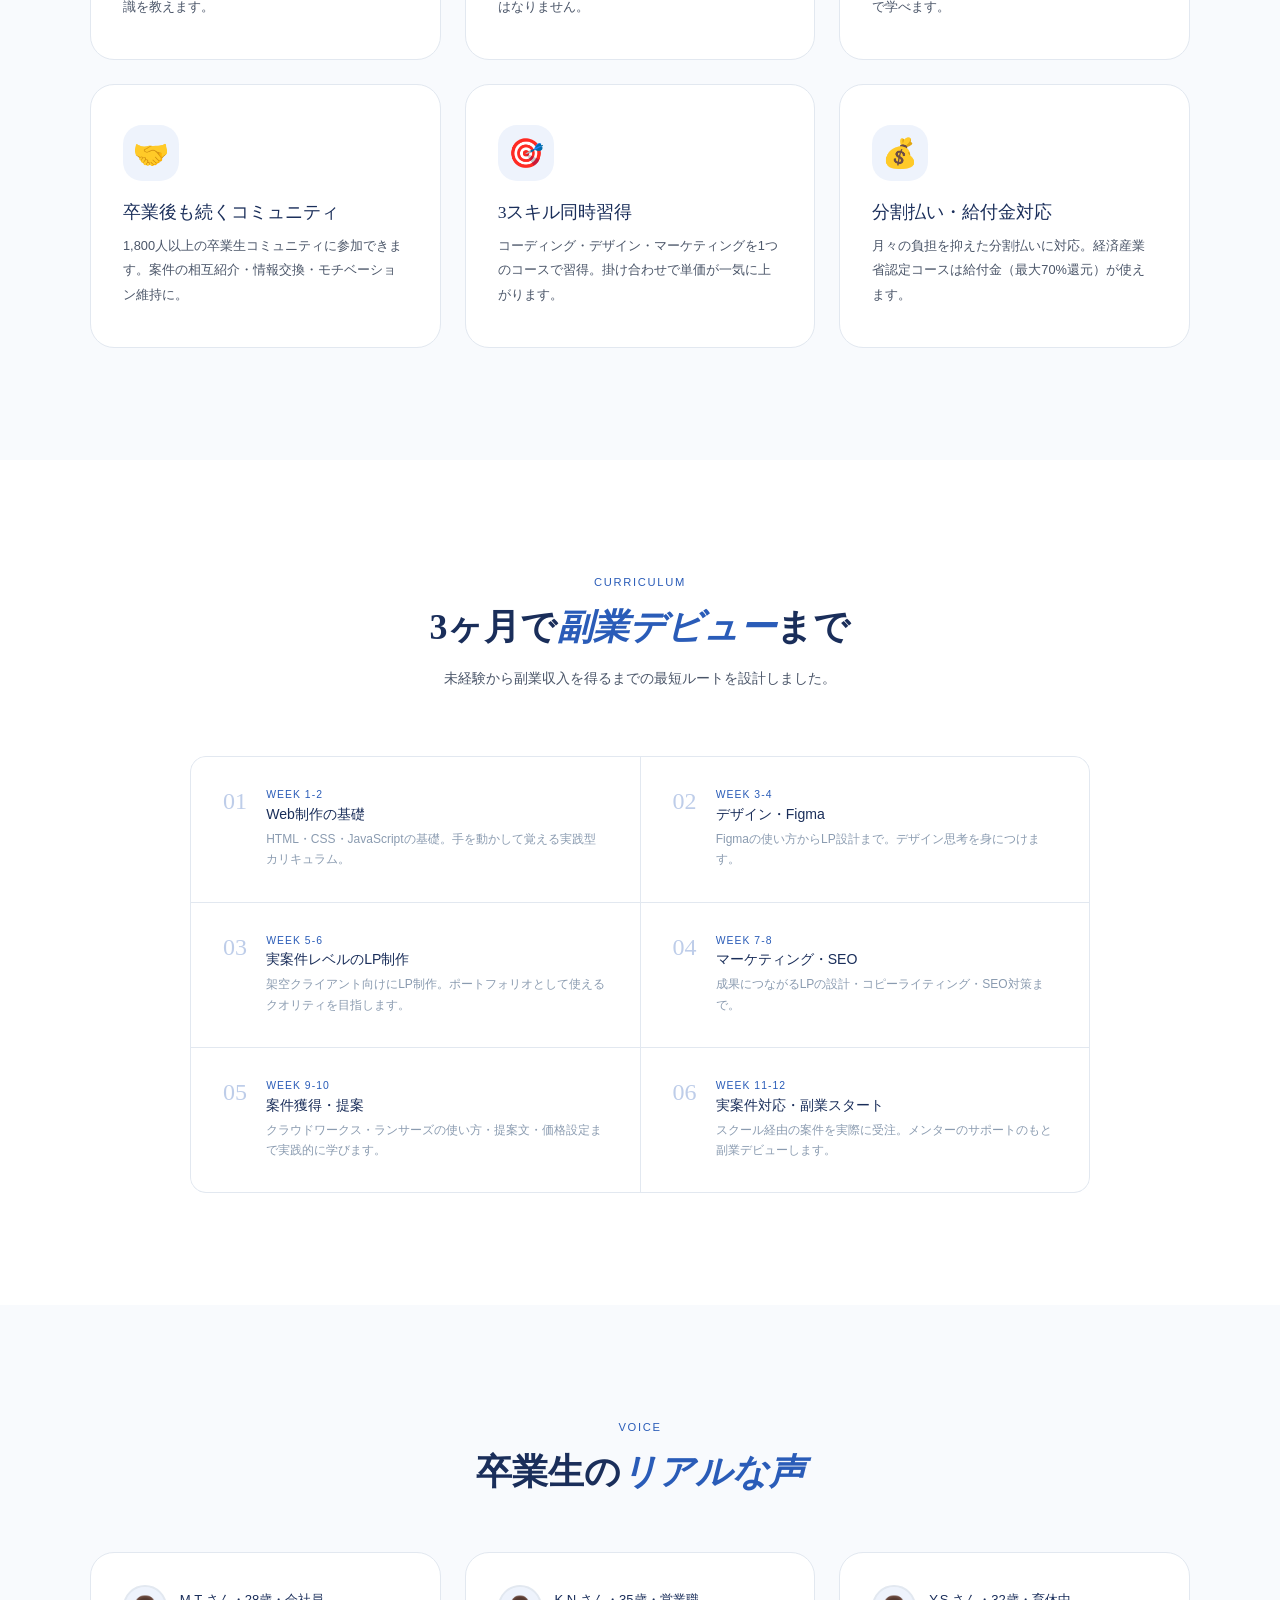
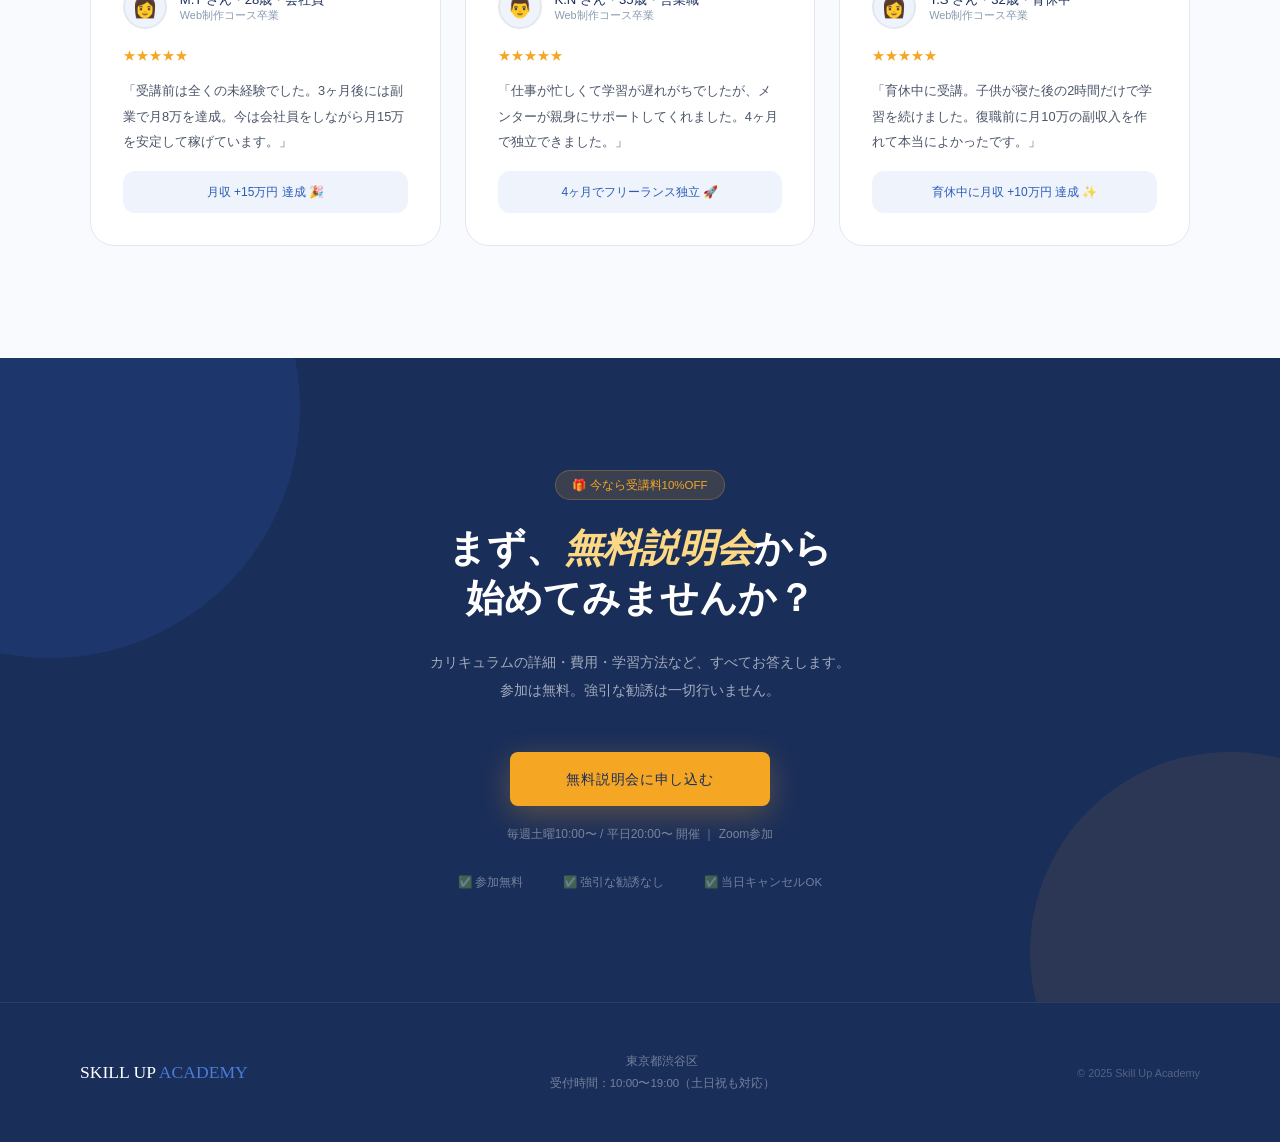
<file: school-lp/index.html>
<!DOCTYPE html>
<html lang="ja">

<head>
    <meta charset="UTF-8">
    <meta name="viewport" content="width=device-width, initial-scale=1.0">
    <title>SKILL UP ACADEMY | オンラインスクール</title>
    <link rel="stylesheet" href="style.css">
</head>

<body>

    <nav>
        <div class="nav-logo">SKILL UP <span>ACADEMY</span></div>
        <ul class="nav-links">
            <li><a href="#features">特徴</a></li>
            <li><a href="#curriculum">カリキュラム</a></li>
            <li><a href="#voice">受講生の声</a></li>
        </ul>
        <button class="nav-cta" onclick="openModal()">無料説明会に申し込む</button>
    </nav>

    <section class="hero">
        <div class="hero-left">
            <div class="hero-badge">
                <div class="hero-badge-dot"></div>オンライン完結・未経験OK
            </div>
            <h1>副業で月20万。<br>Webスキルで<br><em>人生を変えよう。</em></h1>
            <p class="hero-desc">プログラミング・デザイン・マーケティング——3つのスキルを同時に学べる実践型スクール。卒業後の案件獲得まで、現役プロがサポートします。</p>
            <div class="hero-checklist">
                <div class="hero-check">
                    <div class="check-icon">✓</div>未経験から最短3ヶ月で副業スタート
                </div>
                <div class="hero-check">
                    <div class="check-icon">✓</div>現役フリーランスによるマンツーマン指導
                </div>
                <div class="hero-check">
                    <div class="check-icon">✓</div>卒業後も案件紹介・コミュニティで継続サポート
                </div>
            </div>
            <div class="hero-actions">
                <button class="btn-main" onclick="openModal()">無料説明会に申し込む</button>
                <button class="btn-sub"
                    onclick="document.getElementById('curriculum').scrollIntoView({behavior:'smooth'})">カリキュラムを見る</button>
            </div>
            <div class="hero-proof">
                <div class="proof-item"><span class="proof-num">1,800+</span><span class="proof-label">卒業生数</span></div>
                <div class="proof-item"><span class="proof-num">94%</span><span class="proof-label">副業達成率</span></div>
                <div class="proof-item"><span class="proof-num">3ヶ月</span><span class="proof-label">最短達成期間</span></div>
            </div>
        </div>
        <div class="hero-right">
            <div class="hero-card">
                <div class="card-header">
                    <div class="card-icon">🎓</div>
                    <div>
                        <p class="card-title">今週の授業</p>
                        <p class="card-subtitle">Web制作コース・Week 8</p>
                    </div>
                </div>
                <div class="card-lessons">
                    <div class="card-lesson">
                        <div class="lesson-icon">💻</div>
                        <div>
                            <p class="lesson-text">ReactでLP制作</p>
                            <p class="lesson-label">動画 45分 ｜ 演習あり</p>
                        </div>
                    </div>
                    <div class="card-lesson">
                        <div class="lesson-icon">🎨</div>
                        <div>
                            <p class="lesson-text">Figmaデザイン基礎</p>
                            <p class="lesson-label">動画 30分 ｜ 課題提出</p>
                        </div>
                    </div>
                    <div class="card-lesson">
                        <div class="lesson-icon">📊</div>
                        <div>
                            <p class="lesson-text">SEO・アクセス解析</p>
                            <p class="lesson-label">動画 40分 ｜ クイズ</p>
                        </div>
                    </div>
                </div>
                <button class="card-btn" onclick="openModal()">無料で説明会に参加</button>
            </div>
        </div>
    </section>

    <div class="trust">
        <div class="trust-inner">
            <div class="trust-item fade-in"><span class="trust-num">1,800+</span><span class="trust-label">累計卒業生</span>
            </div>
            <div class="trust-item fade-in"><span class="trust-num">94%</span><span class="trust-label">副業収入達成率</span>
            </div>
            <div class="trust-item fade-in"><span class="trust-num">¥18万</span><span class="trust-label">卒業生平均月収</span>
            </div>
            <div class="trust-item fade-in"><span class="trust-num">4.9</span><span class="trust-label">受講満足度</span>
            </div>
            <div class="trust-item fade-in"><span class="trust-num">3ヶ月</span><span class="trust-label">最短副業達成期間</span>
            </div>
        </div>
    </div>

    <section class="features" id="features">
        <div class="features-header">
            <div class="section-tag fade-in">Why Us</div>
            <h2 class="section-title fade-in">他スクールとは<em>ここが違う</em></h2>
            <p class="section-desc fade-in">動画見放題のだけのスクールとは違います。実践×サポートで確実に結果を出します。</p>
        </div>
        <div class="features-grid">
            <div class="feature-card fade-in">
                <div class="feature-icon">👨‍💻</div>
                <p class="feature-title">現役プロが直接指導</p>
                <p class="feature-desc">実際に副業・フリーランスで活躍する現役プロが講師。机上の空論ではなく、今使える実践知識を教えます。</p>
            </div>
            <div class="feature-card fade-in">
                <div class="feature-icon">💼</div>
                <p class="feature-title">案件紹介まで一貫サポート</p>
                <p class="feature-desc">学習中から実案件を紹介。卒業後も専任メンターが副業定着まで伴走します。学びっぱなしにはなりません。</p>
            </div>
            <div class="feature-card fade-in">
                <div class="feature-icon">📱</div>
                <p class="feature-title">完全オンライン・自分ペース</p>
                <p class="feature-desc">動画・課題・メンタリングすべてオンライン完結。働きながら、育児しながら、自分のペースで学べます。</p>
            </div>
            <div class="feature-card fade-in">
                <div class="feature-icon">🤝</div>
                <p class="feature-title">卒業後も続くコミュニティ</p>
                <p class="feature-desc">1,800人以上の卒業生コミュニティに参加できます。案件の相互紹介・情報交換・モチベーション維持に。</p>
            </div>
            <div class="feature-card fade-in">
                <div class="feature-icon">🎯</div>
                <p class="feature-title">3スキル同時習得</p>
                <p class="feature-desc">コーディング・デザイン・マーケティングを1つのコースで習得。掛け合わせで単価が一気に上がります。</p>
            </div>
            <div class="feature-card fade-in">
                <div class="feature-icon">💰</div>
                <p class="feature-title">分割払い・給付金対応</p>
                <p class="feature-desc">月々の負担を抑えた分割払いに対応。経済産業省認定コースは給付金（最大70%還元）が使えます。</p>
            </div>
        </div>
    </section>

    <section class="curriculum" id="curriculum">
        <div class="curriculum-header">
            <div class="section-tag fade-in">Curriculum</div>
            <h2 class="section-title fade-in">3ヶ月で<em>副業デビュー</em>まで</h2>
            <p class="section-desc fade-in" style="max-width:500px;margin:0 auto">未経験から副業収入を得るまでの最短ルートを設計しました。</p>
        </div>
        <div class="curriculum-grid">
            <div class="curriculum-item fade-in"><span class="curriculum-num">01</span>
                <div><span class="curriculum-week">Week 1-2</span>
                    <p class="curriculum-title">Web制作の基礎</p>
                    <p class="curriculum-desc">HTML・CSS・JavaScriptの基礎。手を動かして覚える実践型カリキュラム。</p>
                </div>
            </div>
            <div class="curriculum-item fade-in"><span class="curriculum-num">02</span>
                <div><span class="curriculum-week">Week 3-4</span>
                    <p class="curriculum-title">デザイン・Figma</p>
                    <p class="curriculum-desc">Figmaの使い方からLP設計まで。デザイン思考を身につけます。</p>
                </div>
            </div>
            <div class="curriculum-item fade-in"><span class="curriculum-num">03</span>
                <div><span class="curriculum-week">Week 5-6</span>
                    <p class="curriculum-title">実案件レベルのLP制作</p>
                    <p class="curriculum-desc">架空クライアント向けにLP制作。ポートフォリオとして使えるクオリティを目指します。</p>
                </div>
            </div>
            <div class="curriculum-item fade-in"><span class="curriculum-num">04</span>
                <div><span class="curriculum-week">Week 7-8</span>
                    <p class="curriculum-title">マーケティング・SEO</p>
                    <p class="curriculum-desc">成果につながるLPの設計・コピーライティング・SEO対策まで。</p>
                </div>
            </div>
            <div class="curriculum-item fade-in"><span class="curriculum-num">05</span>
                <div><span class="curriculum-week">Week 9-10</span>
                    <p class="curriculum-title">案件獲得・提案</p>
                    <p class="curriculum-desc">クラウドワークス・ランサーズの使い方・提案文・価格設定まで実践的に学びます。</p>
                </div>
            </div>
            <div class="curriculum-item fade-in"><span class="curriculum-num">06</span>
                <div><span class="curriculum-week">Week 11-12</span>
                    <p class="curriculum-title">実案件対応・副業スタート</p>
                    <p class="curriculum-desc">スクール経由の案件を実際に受注。メンターのサポートのもと副業デビューします。</p>
                </div>
            </div>
        </div>
    </section>

    <section class="voice" id="voice">
        <div class="voice-header">
            <div class="section-tag fade-in">Voice</div>
            <h2 class="section-title fade-in">卒業生の<em>リアルな声</em></h2>
        </div>
        <div class="voice-grid">
            <div class="voice-card fade-in">
                <div class="voice-top">
                    <div class="voice-avatar">👩</div>
                    <div>
                        <p class="voice-name">M.T さん・28歳・会社員</p>
                        <p class="voice-detail">Web制作コース卒業</p>
                    </div>
                </div>
                <div class="voice-stars">★★★★★</div>
                <p class="voice-text">「受講前は全くの未経験でした。3ヶ月後には副業で月8万を達成。今は会社員をしながら月15万を安定して稼げています。」</p>
                <div class="voice-result">月収 +15万円 達成 🎉</div>
            </div>
            <div class="voice-card fade-in">
                <div class="voice-top">
                    <div class="voice-avatar">👨</div>
                    <div>
                        <p class="voice-name">K.N さん・35歳・営業職</p>
                        <p class="voice-detail">Web制作コース卒業</p>
                    </div>
                </div>
                <div class="voice-stars">★★★★★</div>
                <p class="voice-text">「仕事が忙しくて学習が遅れがちでしたが、メンターが親身にサポートしてくれました。4ヶ月で独立できました。」</p>
                <div class="voice-result">4ヶ月でフリーランス独立 🚀</div>
            </div>
            <div class="voice-card fade-in">
                <div class="voice-top">
                    <div class="voice-avatar">👩</div>
                    <div>
                        <p class="voice-name">Y.S さん・32歳・育休中</p>
                        <p class="voice-detail">Web制作コース卒業</p>
                    </div>
                </div>
                <div class="voice-stars">★★★★★</div>
                <p class="voice-text">「育休中に受講。子供が寝た後の2時間だけで学習を続けました。復職前に月10万の副収入を作れて本当によかったです。」</p>
                <div class="voice-result">育休中に月収 +10万円 達成 ✨</div>
            </div>
        </div>
    </section>

    <section class="cta-section">
        <div class="cta-badge fade-in">🎁 今なら受講料10%OFF</div>
        <h2 class="cta-title fade-in">まず、<em>無料説明会</em>から<br>始めてみませんか？</h2>
        <p class="cta-desc fade-in">カリキュラムの詳細・費用・学習方法など、すべてお答えします。<br>参加は無料。強引な勧誘は一切行いません。</p>
        <button class="cta-btn fade-in" onclick="openModal()">無料説明会に申し込む</button>
        <p class="cta-sub fade-in">毎週土曜10:00〜 / 平日20:00〜 開催 ｜ Zoom参加</p>
        <div class="cta-notes fade-in">
            <span class="cta-note-item">✅ 参加無料</span>
            <span class="cta-note-item">✅ 強引な勧誘なし</span>
            <span class="cta-note-item">✅ 当日キャンセルOK</span>
        </div>
    </section>

    <footer>
        <div class="footer-logo">SKILL UP <span>ACADEMY</span></div>
        <div class="footer-info">東京都渋谷区<br>受付時間：10:00〜19:00（土日祝も対応）</div>
        <p class="footer-copy">© 2025 Skill Up Academy</p>
    </footer>

    <div class="modal-overlay" id="modalOverlay">
        <div class="modal">
            <button class="modal-close" onclick="closeModal()">✕</button>
            <div class="modal-badge">🎓 無料説明会</div>
            <h3>無料説明会に申し込む</h3>
            <p class="modal-sub">カリキュラム・費用・学習方法など、なんでもご質問いただけます。強引な勧誘は一切行いません。</p>
            <div class="modal-form">
                <div><label class="form-label">お名前</label><input type="text" placeholder="山田 花子"></div>
                <div><label class="form-label">メールアドレス</label><input type="email" placeholder="example@email.com"></div>
                <div><label class="form-label">希望日程</label>
                    <select>
                        <option value="">説明会の日程を選ぶ</option>
                        <option>土曜 10:00〜（Zoom）</option>
                        <option>平日 20:00〜（Zoom）</option>
                        <option>日程を相談したい</option>
                    </select>
                </div>
                <div><label class="form-label">現在の状況</label>
                    <select>
                        <option value="">選択してください</option>
                        <option>完全未経験</option>
                        <option>独学で少し学んだことがある</option>
                        <option>プログラミングは学んだがデザインは未経験</option>
                        <option>副業経験あり・さらに収入を増やしたい</option>
                    </select>
                </div>
                <div><label class="form-label">ご質問・気になること（任意）</label><textarea
                        placeholder="費用のこと、学習ペースのことなど、何でもどうぞ"></textarea></div>
                <button class="modal-submit" onclick="closeModal()">説明会に申し込む（無料）</button>
            </div>
            <p class="modal-note">※ 送信後、確認メールをお送りします。迷惑メールフォルダもご確認ください。</p>
        </div>
    </div>

    <div class="slide-up" id="slideUp">
        <div class="slide-content">
            <strong>🎓 無料説明会、毎週開催中</strong>
            <p>参加無料・強引な勧誘なし。まず話だけ聞いてみませんか？</p>
        </div>
        <div class="slide-btns">
            <button class="btn-main" style="padding:0.65rem 1.5rem;font-size:0.78rem;border-radius:0.5rem"
                onclick="openModal()">今すぐ申し込む</button>
            <button class="slide-close" onclick="closeSlide()">✕</button>
        </div>
    </div>

    <script src="script.js"></script>
</body>

</html>
</file>
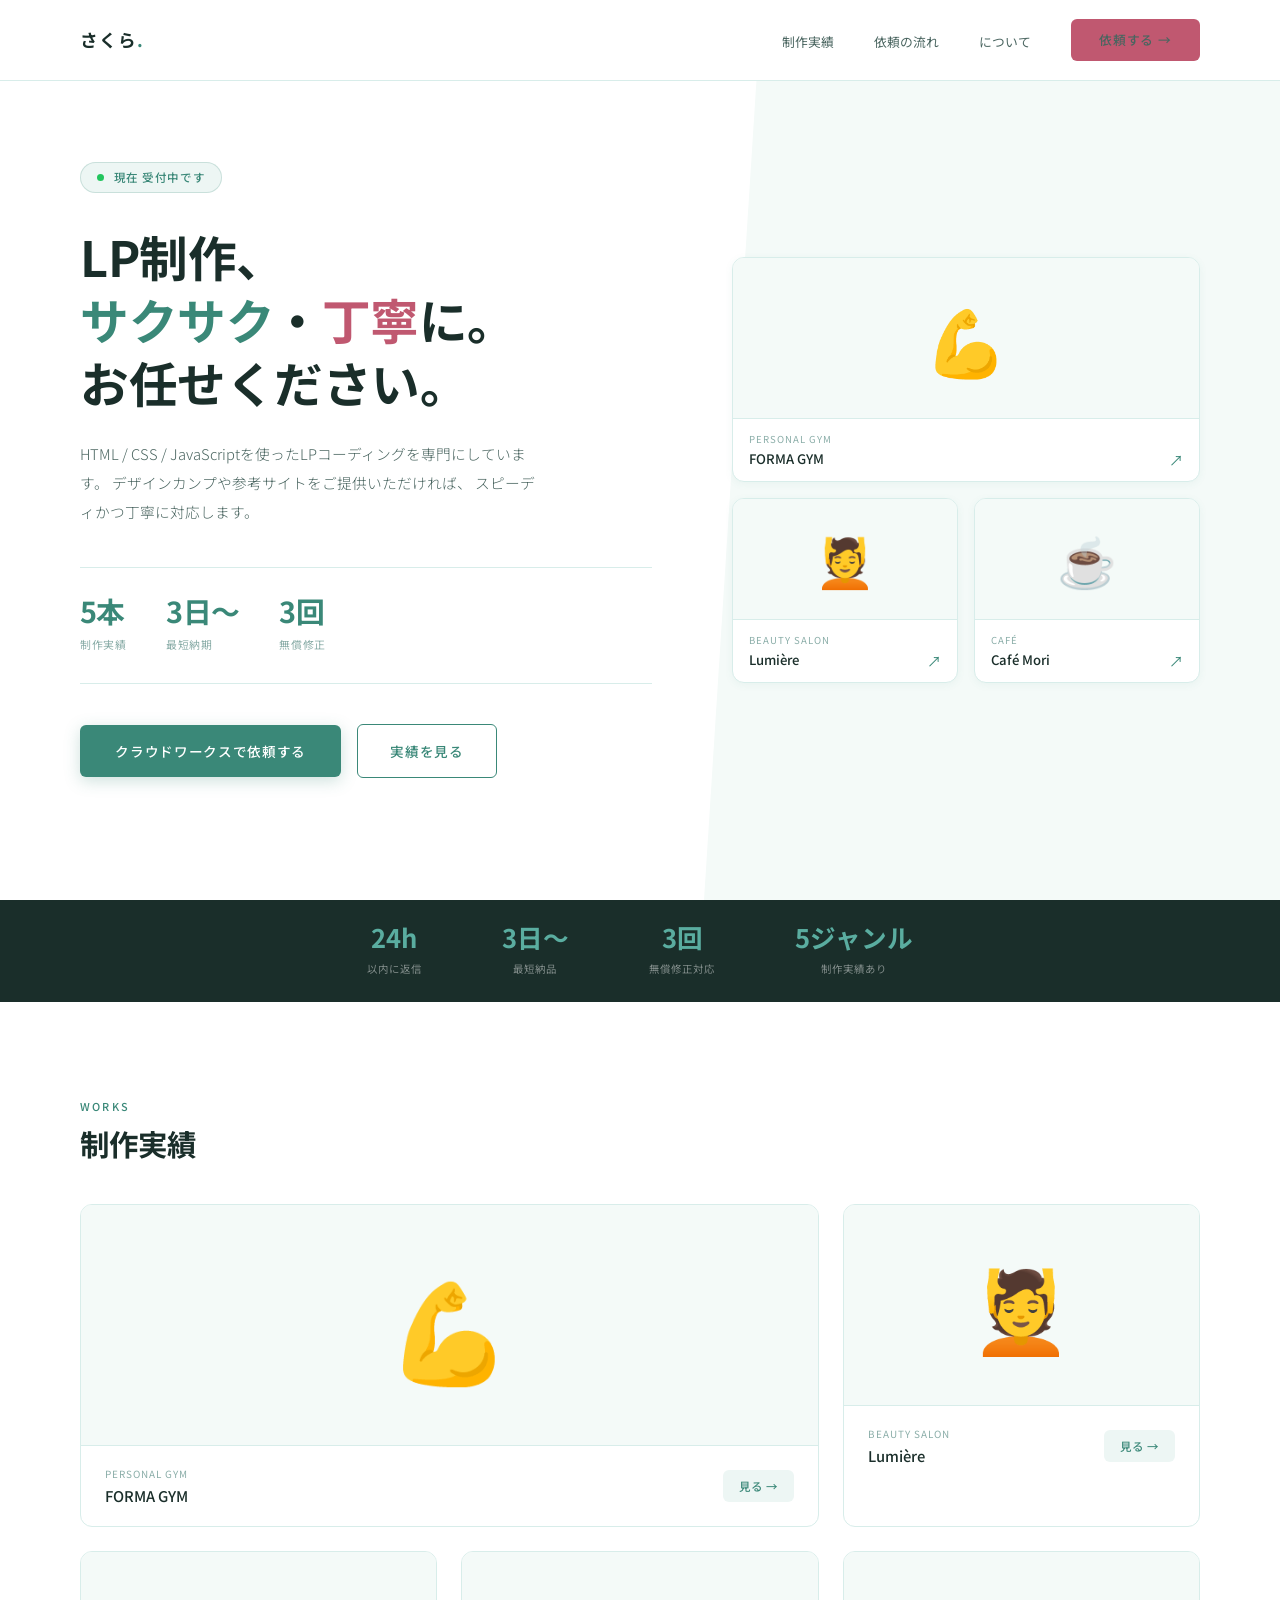
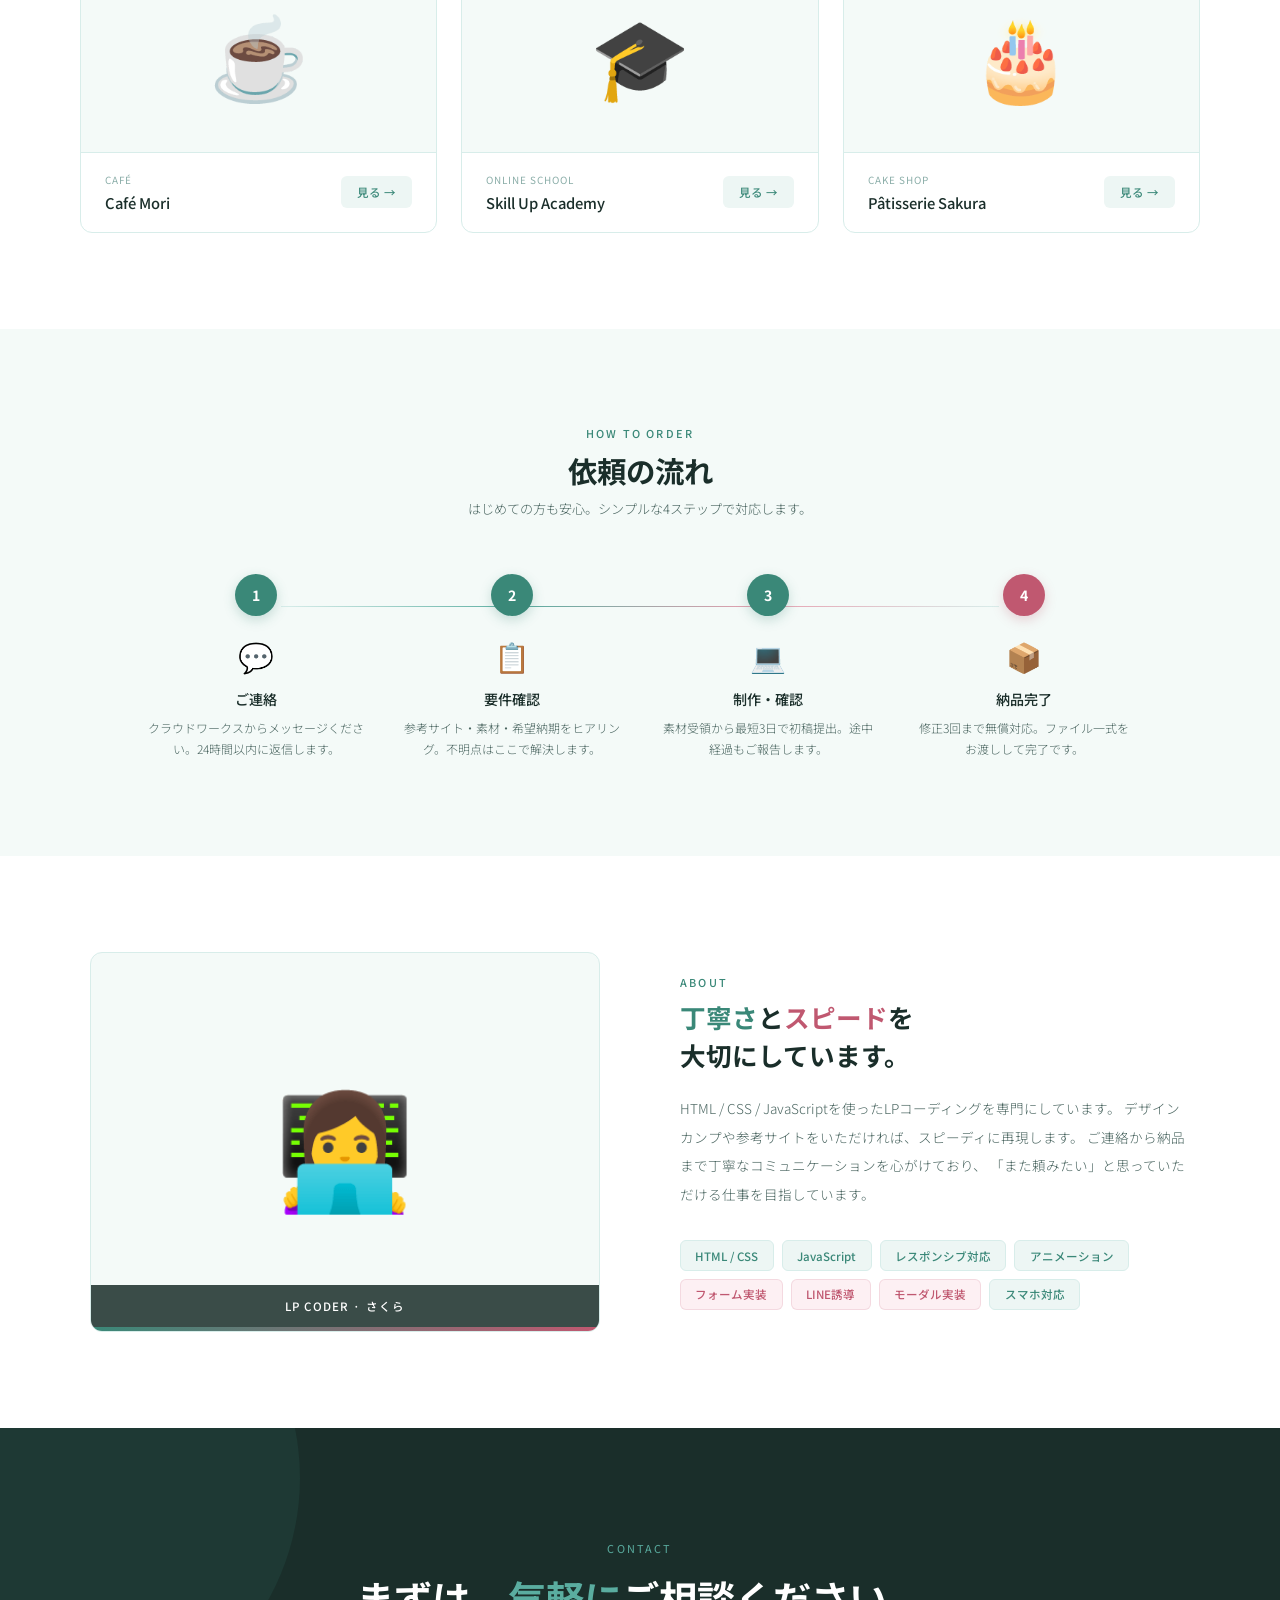
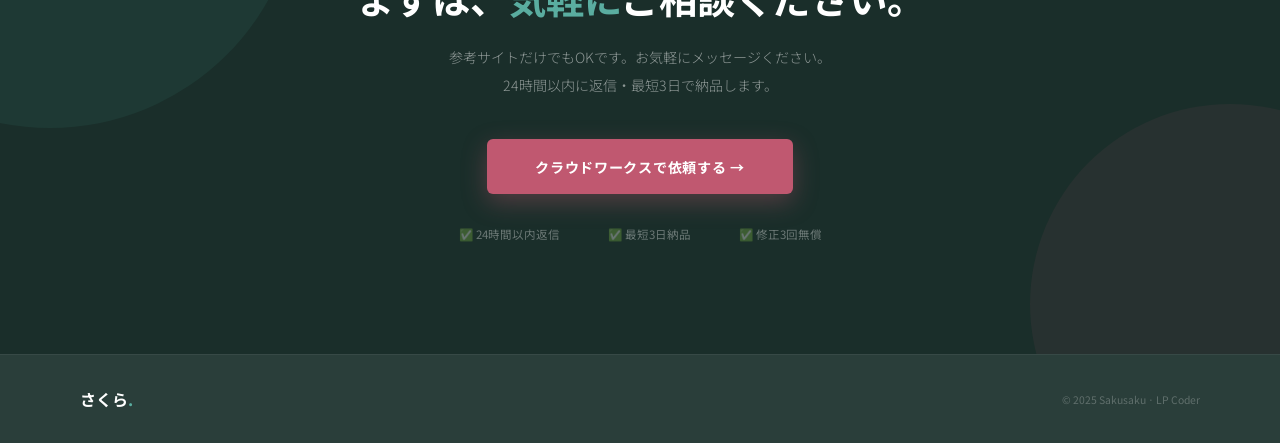
<file: portfolio-index-v3.html>
<!DOCTYPE html>
<html lang="ja">

<head>
  <meta charset="UTF-8">
  <meta name="viewport" content="width=device-width, initial-scale=1.0">
  <title>さくら | LPコーダー</title>

  <link href="https://fonts.googleapis.com/css2?family=Noto+Sans+JP:wght@300;400;500;700&display=swap" rel="stylesheet">
  <style>
    :root {
      --mint: #3A8878;
      --mint-light: #5AADA0;
      --mint-pale: #EDF6F4;
      --mint-bg: #F4FAF8;
      --pink: #C05870;
      --pink-light: #E8A0B0;
      --pink-pale: #FDF0F3;
      --dark: #1A2E2A;
      --dark2: #2A3E3A;
      --white: #FFFFFF;
      --off-white: #F8FBFA;
      --gray: #F0F5F4;
      --border: #D8EDEA;
      --text: #1A2E2A;
      --text-mid: #4A6560;
      --text-light: #8AADA8;
    }

    * {
      margin: 0;
      padding: 0;
      box-sizing: border-box;
    }

    html {
      scroll-behavior: smooth;
    }

    body {
      font-family: 'Noto Sans JP', sans-serif;
      background: var(--white);
      color: var(--text);
      overflow-x: hidden;
    }

    /* NAV */
    nav {
      position: fixed;
      top: 0;
      left: 0;
      right: 0;
      z-index: 200;
      padding: 1.2rem 5rem;
      display: flex;
      justify-content: space-between;
      align-items: center;
      background: rgba(255, 255, 255, 0.97);
      backdrop-filter: blur(12px);
      border-bottom: 1px solid var(--border);
    }

    .nav-logo {
      font-size: 1.1rem;
      font-weight: 700;
      color: var(--dark);
      letter-spacing: 0.05em;
    }

    .nav-logo span {
      color: var(--mint);
    }

    .nav-links {
      display: flex;
      gap: 2.5rem;
      list-style: none;
      align-items: center;
    }

    .nav-links a {
      font-size: 0.8rem;
      color: var(--text-mid);
      text-decoration: none;
      transition: color 0.3s;
    }

    .nav-links a:hover {
      color: var(--mint);
    }

    .nav-cta {
      background: var(--pink);
      color: white;
      border: none;
      padding: 0.7rem 1.8rem;
      font-family: 'Noto Sans JP', sans-serif;
      font-size: 0.78rem;
      font-weight: 500;
      letter-spacing: 0.05em;
      cursor: pointer;
      transition: all 0.3s;
      border-radius: 6px;
      text-decoration: none;
      display: inline-block;
    }

    .nav-cta:hover {
      background: var(--dark);
      transform: translateY(-1px);
      box-shadow: 0 4px 16px rgba(192, 88, 112, 0.3);
    }

    /* HERO */
    .hero {
      min-height: 100vh;
      padding: 120px 5rem 5rem;
      display: grid;
      grid-template-columns: 1.1fr 0.9fr;
      gap: 5rem;
      align-items: center;
      background: var(--white);
      position: relative;
      overflow: hidden;
    }

    .hero::after {
      content: '';
      position: absolute;
      top: 0;
      right: 0;
      width: 45%;
      height: 100%;
      background: var(--mint-bg);
      clip-path: polygon(10% 0, 100% 0, 100% 100%, 0% 100%);
      z-index: 0;
    }

    .hero-left {
      position: relative;
      z-index: 2;
    }

    .hero-right {
      position: relative;
      z-index: 2;
    }

    .hero-status {
      display: inline-flex;
      align-items: center;
      gap: 0.6rem;
      background: var(--mint-pale);
      border: 1px solid rgba(58, 136, 120, 0.2);
      padding: 0.4rem 1rem;
      border-radius: 2rem;
      margin-bottom: 2rem;
    }

    .status-dot {
      width: 7px;
      height: 7px;
      border-radius: 50%;
      background: #22C55E;
      animation: pulse-dot 2s ease-in-out infinite;
    }

    @keyframes pulse-dot {

      0%,
      100% {
        opacity: 1;
      }

      50% {
        opacity: 0.4;
      }
    }

    .status-text {
      font-size: 0.72rem;
      color: var(--mint);
      font-weight: 500;
      letter-spacing: 0.05em;
    }

    .hero h1 {
      font-size: clamp(2.2rem, 3.8vw, 3.6rem);
      font-weight: 700;
      line-height: 1.3;
      color: var(--dark);
      margin-bottom: 1.5rem;
      letter-spacing: -0.01em;
    }

    .hero h1 em {
      font-style: normal;
      color: var(--mint);
    }

    .hero h1 em.pink {
      color: var(--pink);
    }

    .hero-desc {
      font-size: 0.92rem;
      line-height: 2;
      color: var(--text-mid);
      font-weight: 300;
      max-width: 460px;
      margin-bottom: 2.5rem;
    }

    .hero-numbers {
      display: flex;
      gap: 2.5rem;
      padding: 1.8rem 0;
      border-top: 1px solid var(--border);
      border-bottom: 1px solid var(--border);
      margin-bottom: 2.5rem;
    }

    .hero-num-val {
      font-size: 1.8rem;
      font-weight: 700;
      color: var(--mint);
      display: block;
      line-height: 1;
      margin-bottom: 0.3rem;
      letter-spacing: -0.02em;
    }

    .hero-num-label {
      font-size: 0.68rem;
      color: var(--text-light);
      letter-spacing: 0.05em;
    }

    .hero-actions {
      display: flex;
      gap: 1rem;
      align-items: center;
      flex-wrap: wrap;
    }

    .btn-primary {
      background: var(--mint);
      color: white;
      border: none;
      padding: 1rem 2.2rem;
      font-family: 'Noto Sans JP', sans-serif;
      font-size: 0.85rem;
      font-weight: 500;
      letter-spacing: 0.05em;
      cursor: pointer;
      transition: all 0.3s;
      border-radius: 6px;
      text-decoration: none;
      display: inline-block;
      box-shadow: 0 4px 16px rgba(58, 136, 120, 0.25);
    }

    .btn-primary:hover {
      background: var(--dark);
      transform: translateY(-2px);
      box-shadow: 0 8px 24px rgba(58, 136, 120, 0.3);
    }

    .btn-secondary {
      background: white;
      color: var(--mint);
      border: 1.5px solid var(--mint);
      padding: 1rem 2rem;
      font-family: 'Noto Sans JP', sans-serif;
      font-size: 0.85rem;
      font-weight: 500;
      letter-spacing: 0.05em;
      cursor: pointer;
      transition: all 0.3s;
      border-radius: 6px;
      text-decoration: none;
      display: inline-block;
    }

    .btn-secondary:hover {
      background: var(--mint-pale);
    }

    /* HERO RIGHT */
    .hero-works-preview {
      display: grid;
      grid-template-columns: 1fr 1fr;
      gap: 1rem;
    }

    .preview-card {
      background: white;
      border: 1px solid var(--border);
      border-radius: 12px;
      overflow: hidden;
      text-decoration: none;
      display: block;
      transition: all 0.3s;
      box-shadow: 0 2px 8px rgba(58, 136, 120, 0.06);
    }

    .preview-card:hover {
      transform: translateY(-4px);
      box-shadow: 0 12px 30px rgba(58, 136, 120, 0.12);
      border-color: var(--mint-light);
    }

    .preview-card:first-child {
      grid-column: span 2;
    }

    .preview-thumb {
      height: 120px;
      background: var(--mint-bg);
      display: flex;
      align-items: center;
      justify-content: center;
      font-size: 3rem;
    }

    .preview-card:first-child .preview-thumb {
      height: 160px;
      font-size: 4rem;
    }

    .preview-info {
      padding: 0.8rem 1rem;
      border-top: 1px solid var(--border);
    }

    .preview-genre {
      font-size: 0.6rem;
      color: var(--text-light);
      letter-spacing: 0.1em;
      text-transform: uppercase;
      margin-bottom: 0.2rem;
    }

    .preview-name {
      font-size: 0.82rem;
      font-weight: 500;
      color: var(--dark);
    }

    .preview-arrow {
      float: right;
      color: var(--mint);
      font-size: 0.9rem;
      margin-top: -1.2rem;
    }

    /* TRUST BAR */
    .trust-bar {
      background: var(--dark);
      padding: 1.5rem 5rem;
      display: flex;
      justify-content: center;
      gap: 5rem;
      flex-wrap: wrap;
    }

    .trust-item {
      text-align: center;
    }

    .trust-val {
      font-size: 1.6rem;
      font-weight: 700;
      color: var(--mint-light);
      display: block;
      line-height: 1;
      margin-bottom: 0.3rem;
    }

    .trust-label {
      font-size: 0.65rem;
      color: rgba(255, 255, 255, 0.45);
      letter-spacing: 0.1em;
    }

    /* WORKS */
    .works {
      padding: 6rem 5rem;
      background: var(--white);
    }

    .section-header {
      margin-bottom: 2.5rem;
    }

    .section-eyebrow {
      font-size: 0.68rem;
      letter-spacing: 0.2em;
      color: var(--mint);
      text-transform: uppercase;
      font-weight: 500;
      margin-bottom: 0.5rem;
      display: block;
    }

    .section-title {
      font-size: clamp(1.6rem, 2.3vw, 2rem);
      font-weight: 700;
      color: var(--dark);
    }

    .works-grid {
      display: grid;
      grid-template-columns: repeat(3, 1fr);
      gap: 1.5rem;
    }

    .work-card {
      background: var(--white);
      border: 1px solid var(--border);
      border-radius: 12px;
      overflow: hidden;
      text-decoration: none;
      display: block;
      transition: all 0.35s;
    }

    .work-card:hover {
      transform: translateY(-5px);
      box-shadow: 0 20px 40px rgba(58, 136, 120, 0.1);
      border-color: var(--mint-light);
    }

    .work-card:first-child {
      grid-column: span 2;
    }

    .work-thumb {
      height: 200px;
      background: var(--mint-bg);
      display: flex;
      align-items: center;
      justify-content: center;
      font-size: 5rem;
      transition: transform 0.4s;
    }

    .work-card:first-child .work-thumb {
      height: 240px;
      font-size: 6rem;
    }

    .work-card:hover .work-thumb {
      transform: scale(1.04);
    }

    .work-info {
      padding: 1.2rem 1.5rem;
      border-top: 1px solid var(--border);
      display: flex;
      justify-content: space-between;
      align-items: center;
    }

    .work-genre {
      font-size: 0.62rem;
      color: var(--text-light);
      letter-spacing: 0.1em;
      text-transform: uppercase;
      margin-bottom: 0.3rem;
    }

    .work-name {
      font-size: 0.92rem;
      font-weight: 500;
      color: var(--dark);
    }

    .work-link {
      background: var(--mint-pale);
      color: var(--mint);
      border: none;
      padding: 0.5rem 1rem;
      border-radius: 6px;
      font-size: 0.72rem;
      font-weight: 500;
      cursor: pointer;
      transition: all 0.3s;
      white-space: nowrap;
      text-decoration: none;
      display: inline-block;
    }

    .work-card:hover .work-link {
      background: var(--mint);
      color: white;
    }

    /* FLOW */
    .flow {
      padding: 6rem 5rem;
      background: var(--mint-bg);
    }

    .flow-header {
      text-align: center;
      margin-bottom: 3.5rem;
    }

    .flow-grid {
      display: grid;
      grid-template-columns: repeat(4, 1fr);
      gap: 1.5rem;
      max-width: 1000px;
      margin: 0 auto;
      position: relative;
    }

    .flow-grid::before {
      content: '';
      position: absolute;
      top: 2rem;
      left: calc(12.5% + 1rem);
      right: calc(12.5% + 1rem);
      height: 1px;
      background: linear-gradient(to right, var(--border), var(--mint-light), var(--pink-light), var(--border));
    }

    .flow-step {
      text-align: center;
      padding: 0 0.5rem;
      position: relative;
      z-index: 2;
    }

    .flow-num {
      width: 42px;
      height: 42px;
      border-radius: 50%;
      background: var(--mint);
      color: white;
      display: flex;
      align-items: center;
      justify-content: center;
      font-size: 0.88rem;
      font-weight: 700;
      margin: 0 auto 1.2rem;
      box-shadow: 0 4px 12px rgba(58, 136, 120, 0.25);
    }

    .flow-step:last-child .flow-num {
      background: var(--pink);
      box-shadow: 0 4px 12px rgba(192, 88, 112, 0.25);
    }

    .flow-icon {
      font-size: 1.8rem;
      margin-bottom: 0.8rem;
      display: block;
    }

    .flow-title {
      font-size: 0.88rem;
      font-weight: 500;
      color: var(--dark);
      margin-bottom: 0.5rem;
    }

    .flow-desc {
      font-size: 0.75rem;
      color: var(--text-mid);
      line-height: 1.8;
      font-weight: 300;
    }

    /* ABOUT */
    .about {
      padding: 6rem 5rem;
      background: var(--white);
    }

    .about-inner {
      display: grid;
      grid-template-columns: 1fr 1fr;
      gap: 5rem;
      align-items: center;
      max-width: 1100px;
      margin: 0 auto;
    }

    .about-img {
      background: var(--mint-bg);
      height: 380px;
      display: flex;
      align-items: center;
      justify-content: center;
      font-size: 7rem;
      border-radius: 12px;
      border: 1px solid var(--border);
      position: relative;
      overflow: hidden;
    }

    .about-img::before {
      content: '';
      position: absolute;
      bottom: 0;
      left: 0;
      right: 0;
      height: 4px;
      background: linear-gradient(to right, var(--mint), var(--pink));
    }

    .about-img-badge {
      position: absolute;
      bottom: 4px;
      left: 0;
      right: 0;
      background: rgba(26, 46, 42, 0.85);
      color: white;
      padding: 0.8rem 1.5rem;
      font-size: 0.72rem;
      font-weight: 500;
      letter-spacing: 0.1em;
      text-align: center;
    }

    .about-title {
      font-size: clamp(1.5rem, 2vw, 1.9rem);
      font-weight: 700;
      color: var(--dark);
      line-height: 1.5;
      margin-bottom: 1.2rem;
    }

    .about-title em {
      font-style: normal;
      color: var(--mint);
    }

    .about-title em.pink {
      color: var(--pink);
    }

    .about-body {
      font-size: 0.85rem;
      line-height: 2.1;
      color: var(--text-mid);
      font-weight: 300;
      margin-bottom: 2rem;
    }

    .about-skills {
      display: flex;
      flex-wrap: wrap;
      gap: 0.5rem;
    }

    .skill-tag {
      background: var(--mint-pale);
      border: 1px solid var(--border);
      padding: 0.4rem 0.9rem;
      border-radius: 6px;
      font-size: 0.72rem;
      color: var(--mint);
      font-weight: 500;
    }

    .skill-tag.pink {
      background: var(--pink-pale);
      border-color: rgba(192, 88, 112, 0.15);
      color: var(--pink);
    }

    /* CTA */
    .cta {
      padding: 7rem 5rem;
      background: var(--dark);
      text-align: center;
      position: relative;
      overflow: hidden;
    }

    .cta::before {
      content: '';
      position: absolute;
      top: -200px;
      left: -200px;
      width: 500px;
      height: 500px;
      border-radius: 50%;
      background: rgba(58, 136, 120, 0.12);
    }

    .cta::after {
      content: '';
      position: absolute;
      bottom: -150px;
      right: -150px;
      width: 400px;
      height: 400px;
      border-radius: 50%;
      background: rgba(192, 88, 112, 0.08);
    }

    .cta-eyebrow {
      font-size: 0.68rem;
      letter-spacing: 0.2em;
      color: var(--mint-light);
      text-transform: uppercase;
      margin-bottom: 1rem;
      position: relative;
      z-index: 2;
      display: block;
    }

    .cta-title {
      font-size: clamp(1.8rem, 3vw, 2.8rem);
      font-weight: 700;
      color: white;
      line-height: 1.35;
      margin-bottom: 1.2rem;
      position: relative;
      z-index: 2;
    }

    .cta-title em {
      font-style: normal;
      color: var(--mint-light);
    }

    .cta-desc {
      font-size: 0.88rem;
      color: rgba(255, 255, 255, 0.5);
      line-height: 2;
      margin-bottom: 2.5rem;
      font-weight: 300;
      position: relative;
      z-index: 2;
    }

    .cta-btn {
      background: var(--pink);
      color: white;
      border: none;
      padding: 1.1rem 3rem;
      font-family: 'Noto Sans JP', sans-serif;
      font-size: 0.88rem;
      font-weight: 700;
      letter-spacing: 0.05em;
      cursor: pointer;
      transition: all 0.3s;
      border-radius: 6px;
      text-decoration: none;
      display: inline-block;
      box-shadow: 0 8px 24px rgba(192, 88, 112, 0.35);
      position: relative;
      z-index: 2;
    }

    .cta-btn:hover {
      background: var(--pink-light);
      transform: translateY(-2px);
    }

    .cta-points {
      display: flex;
      justify-content: center;
      gap: 3rem;
      margin-top: 2rem;
      flex-wrap: wrap;
      position: relative;
      z-index: 2;
    }

    .cta-point {
      font-size: 0.72rem;
      color: rgba(255, 255, 255, 0.35);
    }

    /* FOOTER */
    footer {
      background: var(--dark2);
      border-top: 1px solid rgba(255, 255, 255, 0.06);
      padding: 2rem 5rem;
      display: flex;
      justify-content: space-between;
      align-items: center;
    }

    .footer-logo {
      font-size: 1rem;
      font-weight: 700;
      color: white;
    }

    .footer-logo span {
      color: var(--mint-light);
    }

    .footer-copy {
      font-size: 0.65rem;
      color: rgba(255, 255, 255, 0.25);
    }

    /* FADE IN */
    .fade-in {
      opacity: 0;
      transform: translateY(24px);
      transition: opacity 0.65s ease, transform 0.65s ease;
    }

    .fade-in.visible {
      opacity: 1;
      transform: translateY(0);
    }

    /* RESPONSIVE */
    @media(max-width:768px) {
      nav {
        padding: 1rem 1.5rem;
      }

      .nav-links li:not(:last-child) {
        display: none;
      }

      .hero {
        grid-template-columns: 1fr;
        padding: 100px 1.5rem 3rem;
        gap: 3rem;
      }

      .hero::after {
        display: none;
      }

      .hero-right {
        display: none;
      }

      .hero-numbers {
        gap: 1.5rem;
      }

      .trust-bar {
        padding: 1.5rem;
        gap: 2rem;
      }

      .works {
        padding: 4rem 1.5rem;
      }

      .works-grid {
        grid-template-columns: 1fr;
      }

      .work-card:first-child {
        grid-column: span 1;
      }

      .flow {
        padding: 4rem 1.5rem;
      }

      .flow-grid {
        grid-template-columns: 1fr 1fr;
        gap: 2rem;
      }

      .flow-grid::before {
        display: none;
      }

      .about {
        padding: 4rem 1.5rem;
      }

      .about-inner {
        grid-template-columns: 1fr;
        gap: 2rem;
      }

      .cta {
        padding: 4rem 1.5rem;
      }

      .cta-points {
        flex-direction: column;
        gap: 0.8rem;
      }

      footer {
        flex-direction: column;
        gap: 1rem;
        text-align: center;
        padding: 2rem 1.5rem;
      }
    }
  </style>
</head>

<body>

  <nav>
    <div class="nav-logo">さくら<span>.</span></div>
    <ul class="nav-links">
      <li><a href="#works">制作実績</a></li>
      <li><a href="#flow">依頼の流れ</a></li>
      <li><a href="#about">について</a></li>
      <li><a href="https://crowdworks.jp" target="_blank" class="nav-cta">依頼する →</a></li>
    </ul>
  </nav>

  <section class="hero">
    <div class="hero-left">
      <div class="hero-status">
        <div class="status-dot"></div>
        <span class="status-text">現在 受付中です</span>
      </div>
      <h1>
        LP制作、<br>
        <em>サクサク</em>・<em class="pink">丁寧</em>に。<br>
        お任せください。
      </h1>
      <p class="hero-desc">
        HTML / CSS / JavaScriptを使ったLPコーディングを専門にしています。
        デザインカンプや参考サイトをご提供いただければ、
        スピーディかつ丁寧に対応します。
      </p>
      <div class="hero-numbers">
        <div>
          <span class="hero-num-val">5本</span>
          <span class="hero-num-label">制作実績</span>
        </div>
        <div>
          <span class="hero-num-val">3日〜</span>
          <span class="hero-num-label">最短納期</span>
        </div>
        <div>
          <span class="hero-num-val">3回</span>
          <span class="hero-num-label">無償修正</span>
        </div>
      </div>
      <div class="hero-actions">
        <a href="https://crowdworks.jp" target="_blank" class="btn-primary">クラウドワークスで依頼する</a>
        <a href="#works" class="btn-secondary">実績を見る</a>
      </div>
    </div>
    <div class="hero-right">
      <div class="hero-works-preview">
        <a href="./gym-lp/" target="_blank" class="preview-card">
          <div class="preview-thumb">💪</div>
          <div class="preview-info">
            <p class="preview-genre">Personal Gym</p>
            <p class="preview-name">FORMA GYM</p>
            <span class="preview-arrow">↗</span>
          </div>
        </a>
        <a href="./beauty-lp/" target="_blank" class="preview-card">
          <div class="preview-thumb">💆</div>
          <div class="preview-info">
            <p class="preview-genre">Beauty Salon</p>
            <p class="preview-name">Lumière</p>
            <span class="preview-arrow">↗</span>
          </div>
        </a>
        <a href="./cafe-lp/" target="_blank" class="preview-card">
          <div class="preview-thumb">☕</div>
          <div class="preview-info">
            <p class="preview-genre">Café</p>
            <p class="preview-name">Café Mori</p>
            <span class="preview-arrow">↗</span>
          </div>
        </a>
      </div>
    </div>
  </section>

  <div class="trust-bar">
    <div class="trust-item"><span class="trust-val">24h</span><span class="trust-label">以内に返信</span></div>
    <div class="trust-item"><span class="trust-val">3日〜</span><span class="trust-label">最短納品</span></div>
    <div class="trust-item"><span class="trust-val">3回</span><span class="trust-label">無償修正対応</span></div>
    <div class="trust-item"><span class="trust-val">5ジャンル</span><span class="trust-label">制作実績あり</span></div>
  </div>

  <section class="works" id="works">
    <div class="section-header fade-in">
      <span class="section-eyebrow">Works</span>
      <h2 class="section-title">制作実績</h2>
    </div>
    <div class="works-grid">
      <a href="./gym-lp/" target="_blank" class="work-card fade-in">
        <div class="work-thumb">💪</div>
        <div class="work-info">
          <div>
            <p class="work-genre">Personal Gym</p>
            <p class="work-name">FORMA GYM</p>
          </div>
          <span class="work-link">見る →</span>
        </div>
      </a>
      <a href="./beauty-lp/" target="_blank" class="work-card fade-in">
        <div class="work-thumb">💆</div>
        <div class="work-info">
          <div>
            <p class="work-genre">Beauty Salon</p>
            <p class="work-name">Lumière</p>
          </div>
          <span class="work-link">見る →</span>
        </div>
      </a>
      <a href="./cafe-lp/" target="_blank" class="work-card fade-in">
        <div class="work-thumb">☕</div>
        <div class="work-info">
          <div>
            <p class="work-genre">Café</p>
            <p class="work-name">Café Mori</p>
          </div>
          <span class="work-link">見る →</span>
        </div>
      </a>
      <a href="./school-lp/" target="_blank" class="work-card fade-in">
        <div class="work-thumb">🎓</div>
        <div class="work-info">
          <div>
            <p class="work-genre">Online School</p>
            <p class="work-name">Skill Up Academy</p>
          </div>
          <span class="work-link">見る →</span>
        </div>
      </a>
      <a href="./cake-lp/" target="_blank" class="work-card fade-in">
        <div class="work-thumb">🎂</div>
        <div class="work-info">
          <div>
            <p class="work-genre">Cake Shop</p>
            <p class="work-name">Pâtisserie Sakura</p>
          </div>
          <span class="work-link">見る →</span>
        </div>
      </a>
    </div>
  </section>

  <section class="flow" id="flow">
    <div class="flow-header">
      <span class="section-eyebrow fade-in">How to Order</span>
      <h2 class="section-title fade-in">依頼の流れ</h2>
      <p style="font-size:0.82rem;color:var(--text-mid);margin-top:0.5rem;font-weight:300" class="fade-in">
        はじめての方も安心。シンプルな4ステップで対応します。</p>
    </div>
    <div class="flow-grid">
      <div class="flow-step fade-in">
        <div class="flow-num">1</div>
        <span class="flow-icon">💬</span>
        <p class="flow-title">ご連絡</p>
        <p class="flow-desc">クラウドワークスからメッセージください。24時間以内に返信します。</p>
      </div>
      <div class="flow-step fade-in">
        <div class="flow-num">2</div>
        <span class="flow-icon">📋</span>
        <p class="flow-title">要件確認</p>
        <p class="flow-desc">参考サイト・素材・希望納期をヒアリング。不明点はここで解決します。</p>
      </div>
      <div class="flow-step fade-in">
        <div class="flow-num">3</div>
        <span class="flow-icon">💻</span>
        <p class="flow-title">制作・確認</p>
        <p class="flow-desc">素材受領から最短3日で初稿提出。途中経過もご報告します。</p>
      </div>
      <div class="flow-step fade-in">
        <div class="flow-num">4</div>
        <span class="flow-icon">📦</span>
        <p class="flow-title">納品完了</p>
        <p class="flow-desc">修正3回まで無償対応。ファイル一式をお渡しして完了です。</p>
      </div>
    </div>
  </section>

  <section class="about" id="about">
    <div class="about-inner">
      <div class="fade-in">
        <div class="about-img">
          👩‍💻
          <div class="about-img-badge">LP CODER · さくら</div>
        </div>
      </div>
      <div>
        <span class="section-eyebrow fade-in">About</span>
        <h2 class="about-title fade-in">
          <em>丁寧さ</em>と<em class="pink">スピード</em>を<br>大切にしています。
        </h2>
        <p class="about-body fade-in">
          HTML / CSS / JavaScriptを使ったLPコーディングを専門にしています。
          デザインカンプや参考サイトをいただければ、スピーディに再現します。
          ご連絡から納品まで丁寧なコミュニケーションを心がけており、
          「また頼みたい」と思っていただける仕事を目指しています。
        </p>
        <div class="about-skills fade-in">
          <span class="skill-tag">HTML / CSS</span>
          <span class="skill-tag">JavaScript</span>
          <span class="skill-tag">レスポンシブ対応</span>
          <span class="skill-tag">アニメーション</span>
          <span class="skill-tag pink">フォーム実装</span>
          <span class="skill-tag pink">LINE誘導</span>
          <span class="skill-tag pink">モーダル実装</span>
          <span class="skill-tag">スマホ対応</span>
        </div>
      </div>
    </div>
  </section>

  <section class="cta">
    <span class="cta-eyebrow fade-in">Contact</span>
    <h2 class="cta-title fade-in">まずは、<em>気軽に</em>ご相談ください。</h2>
    <p class="cta-desc fade-in">
      参考サイトだけでもOKです。お気軽にメッセージください。<br>
      24時間以内に返信・最短3日で納品します。
    </p>
    <a href="https://crowdworks.jp" target="_blank" class="cta-btn fade-in">クラウドワークスで依頼する →</a>
    <div class="cta-points fade-in">
      <span class="cta-point">✅ 24時間以内返信</span>
      <span class="cta-point">✅ 最短3日納品</span>
      <span class="cta-point">✅ 修正3回無償</span>
    </div>
  </section>

  <footer>
    <div class="footer-logo">さくら<span>.</span></div>
    <p class="footer-copy">© 2025 Sakusaku · LP Coder</p>
  </footer>

  <script>
    const observer = new IntersectionObserver(entries => {
      entries.forEach(e => { if (e.isIntersecting) e.target.classList.add('visible'); });
    }, { threshold: 0.1 });
    document.querySelectorAll('.fade-in').forEach(el => observer.observe(el));
  </script>
</body>

</html>
</file>
<file: style.css>
:root {
    --mint: #3A8878;
    --mint-light: #5AADA0;
    --mint-pale: #EDF6F4;
    --mint-bg: #F4FAF8;
    --pink: #C05870;
    --pink-light: #E8A0B0;
    --pink-pale: #FDF0F3;
    --dark: #1A2E2A;
    --dark2: #2A3E3A;
    --white: #FFFFFF;
    --off-white: #F8FBFA;
    --gray: #F0F5F4;
    --border: #D8EDEA;
    --text: #1A2E2A;
    --text-mid: #4A6560;
    --text-light: #8AADA8;
}

* {
    margin: 0;
    padding: 0;
    box-sizing: border-box;
}

html {
    scroll-behavior: smooth;
}

body {
    font-family: 'Noto Sans JP', sans-serif;
    background: var(--white);
    color: var(--text);
    overflow-x: hidden;
}

/* NAV */
nav {
    position: fixed;
    top: 0;
    left: 0;
    right: 0;
    z-index: 200;
    padding: 1.2rem 5rem;
    display: flex;
    justify-content: space-between;
    align-items: center;
    background: rgba(255, 255, 255, 0.97);
    backdrop-filter: blur(12px);
    border-bottom: 1px solid var(--border);
}

.nav-logo {
    font-size: 1.1rem;
    font-weight: 700;
    color: var(--dark);
    letter-spacing: 0.05em;
}

.nav-logo span {
    color: var(--mint);
}

.nav-links {
    display: flex;
    gap: 2.5rem;
    list-style: none;
    align-items: center;
}

.nav-links a {
    font-size: 0.8rem;
    color: var(--text-mid);
    text-decoration: none;
    transition: color 0.3s;
}

.nav-links a:hover {
    color: var(--mint);
}

.nav-cta {
    background: var(--pink);
    color: white;
    border: none;
    padding: 0.7rem 1.8rem;
    font-family: 'Noto Sans JP', sans-serif;
    font-size: 0.78rem;
    font-weight: 500;
    letter-spacing: 0.05em;
    cursor: pointer;
    transition: all 0.3s;
    border-radius: 6px;
    text-decoration: none;
    display: inline-block;
}

.nav-cta:hover {
    background: var(--dark);
    transform: translateY(-1px);
    box-shadow: 0 4px 16px rgba(192, 88, 112, 0.3);
}

/* HERO */
.hero {
    min-height: 100vh;
    padding: 120px 5rem 5rem;
    display: grid;
    grid-template-columns: 1.1fr 0.9fr;
    gap: 5rem;
    align-items: center;
    background: var(--white);
    position: relative;
    overflow: hidden;
}

.hero::after {
    content: '';
    position: absolute;
    top: 0;
    right: 0;
    width: 45%;
    height: 100%;
    background: var(--mint-bg);
    clip-path: polygon(10% 0, 100% 0, 100% 100%, 0% 100%);
    z-index: 0;
}

.hero-left {
    position: relative;
    z-index: 2;
}

.hero-right {
    position: relative;
    z-index: 2;
}

.hero-status {
    display: inline-flex;
    align-items: center;
    gap: 0.6rem;
    background: var(--mint-pale);
    border: 1px solid rgba(58, 136, 120, 0.2);
    padding: 0.4rem 1rem;
    border-radius: 2rem;
    margin-bottom: 2rem;
}

.status-dot {
    width: 7px;
    height: 7px;
    border-radius: 50%;
    background: #22C55E;
    animation: pulse-dot 2s ease-in-out infinite;
}

@keyframes pulse-dot {

    0%,
    100% {
        opacity: 1;
    }

    50% {
        opacity: 0.4;
    }
}

.status-text {
    font-size: 0.72rem;
    color: var(--mint);
    font-weight: 500;
    letter-spacing: 0.05em;
}

.hero h1 {
    font-size: clamp(2.2rem, 3.8vw, 3.6rem);
    font-weight: 700;
    line-height: 1.3;
    color: var(--dark);
    margin-bottom: 1.5rem;
    letter-spacing: -0.01em;
}

.hero h1 em {
    font-style: normal;
    color: var(--mint);
}

.hero h1 em.pink {
    color: var(--pink);
}

.hero-desc {
    font-size: 0.92rem;
    line-height: 2;
    color: var(--text-mid);
    font-weight: 300;
    max-width: 460px;
    margin-bottom: 2.5rem;
}

.hero-numbers {
    display: flex;
    gap: 2.5rem;
    padding: 1.8rem 0;
    border-top: 1px solid var(--border);
    border-bottom: 1px solid var(--border);
    margin-bottom: 2.5rem;
}

.hero-num-val {
    font-size: 1.8rem;
    font-weight: 700;
    color: var(--mint);
    display: block;
    line-height: 1;
    margin-bottom: 0.3rem;
    letter-spacing: -0.02em;
}

.hero-num-label {
    font-size: 0.68rem;
    color: var(--text-light);
    letter-spacing: 0.05em;
}

.hero-actions {
    display: flex;
    gap: 1rem;
    align-items: center;
    flex-wrap: wrap;
}

.btn-primary {
    background: var(--mint);
    color: white;
    border: none;
    padding: 1rem 2.2rem;
    font-family: 'Noto Sans JP', sans-serif;
    font-size: 0.85rem;
    font-weight: 500;
    letter-spacing: 0.05em;
    cursor: pointer;
    transition: all 0.3s;
    border-radius: 6px;
    text-decoration: none;
    display: inline-block;
    box-shadow: 0 4px 16px rgba(58, 136, 120, 0.25);
}

.btn-primary:hover {
    background: var(--dark);
    transform: translateY(-2px);
    box-shadow: 0 8px 24px rgba(58, 136, 120, 0.3);
}

.btn-secondary {
    background: white;
    color: var(--mint);
    border: 1.5px solid var(--mint);
    padding: 1rem 2rem;
    font-family: 'Noto Sans JP', sans-serif;
    font-size: 0.85rem;
    font-weight: 500;
    letter-spacing: 0.05em;
    cursor: pointer;
    transition: all 0.3s;
    border-radius: 6px;
    text-decoration: none;
    display: inline-block;
}

.btn-secondary:hover {
    background: var(--mint-pale);
}

/* HERO RIGHT */
.hero-works-preview {
    display: grid;
    grid-template-columns: 1fr 1fr;
    gap: 1rem;
}

.preview-card {
    background: white;
    border: 1px solid var(--border);
    border-radius: 12px;
    overflow: hidden;
    text-decoration: none;
    display: block;
    transition: all 0.3s;
    box-shadow: 0 2px 8px rgba(58, 136, 120, 0.06);
}

.preview-card:hover {
    transform: translateY(-4px);
    box-shadow: 0 12px 30px rgba(58, 136, 120, 0.12);
    border-color: var(--mint-light);
}

.preview-card:first-child {
    grid-column: span 2;
}

.preview-thumb {
    height: 120px;
    background: var(--mint-bg);
    display: flex;
    align-items: center;
    justify-content: center;
    font-size: 3rem;
}

.preview-card:first-child .preview-thumb {
    height: 160px;
    font-size: 4rem;
}

.preview-info {
    padding: 0.8rem 1rem;
    border-top: 1px solid var(--border);
}

.preview-genre {
    font-size: 0.6rem;
    color: var(--text-light);
    letter-spacing: 0.1em;
    text-transform: uppercase;
    margin-bottom: 0.2rem;
}

.preview-name {
    font-size: 0.82rem;
    font-weight: 500;
    color: var(--dark);
}

.preview-arrow {
    float: right;
    color: var(--mint);
    font-size: 0.9rem;
    margin-top: -1.2rem;
}

/* TRUST BAR */
.trust-bar {
    background: var(--dark);
    padding: 1.5rem 5rem;
    display: flex;
    justify-content: center;
    gap: 5rem;
    flex-wrap: wrap;
}

.trust-item {
    text-align: center;
}

.trust-val {
    font-size: 1.6rem;
    font-weight: 700;
    color: var(--mint-light);
    display: block;
    line-height: 1;
    margin-bottom: 0.3rem;
}

.trust-label {
    font-size: 0.65rem;
    color: rgba(255, 255, 255, 0.45);
    letter-spacing: 0.1em;
}

/* WORKS */
.works {
    padding: 6rem 5rem;
    background: var(--white);
}

.section-header {
    margin-bottom: 2.5rem;
}

.section-eyebrow {
    font-size: 0.68rem;
    letter-spacing: 0.2em;
    color: var(--mint);
    text-transform: uppercase;
    font-weight: 500;
    margin-bottom: 0.5rem;
    display: block;
}

.section-title {
    font-size: clamp(1.6rem, 2.3vw, 2rem);
    font-weight: 700;
    color: var(--dark);
}

.works-grid {
    display: grid;
    grid-template-columns: repeat(3, 1fr);
    gap: 1.5rem;
}

.work-card {
    background: var(--white);
    border: 1px solid var(--border);
    border-radius: 12px;
    overflow: hidden;
    text-decoration: none;
    display: block;
    transition: all 0.35s;
}

.work-card:hover {
    transform: translateY(-5px);
    box-shadow: 0 20px 40px rgba(58, 136, 120, 0.1);
    border-color: var(--mint-light);
}

.work-card:first-child {
    grid-column: span 2;
}

.work-thumb {
    height: 200px;
    background: var(--mint-bg);
    display: flex;
    align-items: center;
    justify-content: center;
    font-size: 5rem;
    transition: transform 0.4s;
}

.work-card:first-child .work-thumb {
    height: 240px;
    font-size: 6rem;
}

.work-card:hover .work-thumb {
    transform: scale(1.04);
}

.work-info {
    padding: 1.2rem 1.5rem;
    border-top: 1px solid var(--border);
    display: flex;
    justify-content: space-between;
    align-items: center;
}

.work-genre {
    font-size: 0.62rem;
    color: var(--text-light);
    letter-spacing: 0.1em;
    text-transform: uppercase;
    margin-bottom: 0.3rem;
}

.work-name {
    font-size: 0.92rem;
    font-weight: 500;
    color: var(--dark);
}

.work-link {
    background: var(--mint-pale);
    color: var(--mint);
    border: none;
    padding: 0.5rem 1rem;
    border-radius: 6px;
    font-size: 0.72rem;
    font-weight: 500;
    cursor: pointer;
    transition: all 0.3s;
    white-space: nowrap;
    text-decoration: none;
    display: inline-block;
}

.work-card:hover .work-link {
    background: var(--mint);
    color: white;
}

/* FLOW */
.flow {
    padding: 6rem 5rem;
    background: var(--mint-bg);
}

.flow-header {
    text-align: center;
    margin-bottom: 3.5rem;
}

.flow-grid {
    display: grid;
    grid-template-columns: repeat(4, 1fr);
    gap: 1.5rem;
    max-width: 1000px;
    margin: 0 auto;
    position: relative;
}

.flow-grid::before {
    content: '';
    position: absolute;
    top: 2rem;
    left: calc(12.5% + 1rem);
    right: calc(12.5% + 1rem);
    height: 1px;
    background: linear-gradient(to right, var(--border), var(--mint-light), var(--pink-light), var(--border));
}

.flow-step {
    text-align: center;
    padding: 0 0.5rem;
    position: relative;
    z-index: 2;
}

.flow-num {
    width: 42px;
    height: 42px;
    border-radius: 50%;
    background: var(--mint);
    color: white;
    display: flex;
    align-items: center;
    justify-content: center;
    font-size: 0.88rem;
    font-weight: 700;
    margin: 0 auto 1.2rem;
    box-shadow: 0 4px 12px rgba(58, 136, 120, 0.25);
}

.flow-step:last-child .flow-num {
    background: var(--pink);
    box-shadow: 0 4px 12px rgba(192, 88, 112, 0.25);
}

.flow-icon {
    font-size: 1.8rem;
    margin-bottom: 0.8rem;
    display: block;
}

.flow-title {
    font-size: 0.88rem;
    font-weight: 500;
    color: var(--dark);
    margin-bottom: 0.5rem;
}

.flow-desc {
    font-size: 0.75rem;
    color: var(--text-mid);
    line-height: 1.8;
    font-weight: 300;
}

/* ABOUT */
.about {
    padding: 6rem 5rem;
    background: var(--white);
}

.about-inner {
    display: grid;
    grid-template-columns: 1fr 1fr;
    gap: 5rem;
    align-items: center;
    max-width: 1100px;
    margin: 0 auto;
}

.about-img {
    background: var(--mint-bg);
    height: 380px;
    display: flex;
    align-items: center;
    justify-content: center;
    font-size: 7rem;
    border-radius: 12px;
    border: 1px solid var(--border);
    position: relative;
    overflow: hidden;
}

.about-img::before {
    content: '';
    position: absolute;
    bottom: 0;
    left: 0;
    right: 0;
    height: 4px;
    background: linear-gradient(to right, var(--mint), var(--pink));
}

.about-img-badge {
    position: absolute;
    bottom: 4px;
    left: 0;
    right: 0;
    background: rgba(26, 46, 42, 0.85);
    color: white;
    padding: 0.8rem 1.5rem;
    font-size: 0.72rem;
    font-weight: 500;
    letter-spacing: 0.1em;
    text-align: center;
}

.about-title {
    font-size: clamp(1.5rem, 2vw, 1.9rem);
    font-weight: 700;
    color: var(--dark);
    line-height: 1.5;
    margin-bottom: 1.2rem;
}

.about-title em {
    font-style: normal;
    color: var(--mint);
}

.about-title em.pink {
    color: var(--pink);
}

.about-body {
    font-size: 0.85rem;
    line-height: 2.1;
    color: var(--text-mid);
    font-weight: 300;
    margin-bottom: 2rem;
}

.about-skills {
    display: flex;
    flex-wrap: wrap;
    gap: 0.5rem;
}

.skill-tag {
    background: var(--mint-pale);
    border: 1px solid var(--border);
    padding: 0.4rem 0.9rem;
    border-radius: 6px;
    font-size: 0.72rem;
    color: var(--mint);
    font-weight: 500;
}

.skill-tag.pink {
    background: var(--pink-pale);
    border-color: rgba(192, 88, 112, 0.15);
    color: var(--pink);
}

/* CTA */
.cta {
    padding: 7rem 5rem;
    background: var(--dark);
    text-align: center;
    position: relative;
    overflow: hidden;
}

.cta::before {
    content: '';
    position: absolute;
    top: -200px;
    left: -200px;
    width: 500px;
    height: 500px;
    border-radius: 50%;
    background: rgba(58, 136, 120, 0.12);
}

.cta::after {
    content: '';
    position: absolute;
    bottom: -150px;
    right: -150px;
    width: 400px;
    height: 400px;
    border-radius: 50%;
    background: rgba(192, 88, 112, 0.08);
}

.cta-eyebrow {
    font-size: 0.68rem;
    letter-spacing: 0.2em;
    color: var(--mint-light);
    text-transform: uppercase;
    margin-bottom: 1rem;
    position: relative;
    z-index: 2;
    display: block;
}

.cta-title {
    font-size: clamp(1.8rem, 3vw, 2.8rem);
    font-weight: 700;
    color: white;
    line-height: 1.35;
    margin-bottom: 1.2rem;
    position: relative;
    z-index: 2;
}

.cta-title em {
    font-style: normal;
    color: var(--mint-light);
}

.cta-desc {
    font-size: 0.88rem;
    color: rgba(255, 255, 255, 0.5);
    line-height: 2;
    margin-bottom: 2.5rem;
    font-weight: 300;
    position: relative;
    z-index: 2;
}

.cta-btn {
    background: var(--pink);
    color: white;
    border: none;
    padding: 1.1rem 3rem;
    font-family: 'Noto Sans JP', sans-serif;
    font-size: 0.88rem;
    font-weight: 700;
    letter-spacing: 0.05em;
    cursor: pointer;
    transition: all 0.3s;
    border-radius: 6px;
    text-decoration: none;
    display: inline-block;
    box-shadow: 0 8px 24px rgba(192, 88, 112, 0.35);
    position: relative;
    z-index: 2;
}

.cta-btn:hover {
    background: var(--pink-light);
    transform: translateY(-2px);
}

.cta-points {
    display: flex;
    justify-content: center;
    gap: 3rem;
    margin-top: 2rem;
    flex-wrap: wrap;
    position: relative;
    z-index: 2;
}

.cta-point {
    font-size: 0.72rem;
    color: rgba(255, 255, 255, 0.35);
}

/* FOOTER */
footer {
    background: var(--dark2);
    border-top: 1px solid rgba(255, 255, 255, 0.06);
    padding: 2rem 5rem;
    display: flex;
    justify-content: space-between;
    align-items: center;
}

.footer-logo {
    font-size: 1rem;
    font-weight: 700;
    color: white;
}

.footer-logo span {
    color: var(--mint-light);
}

.footer-copy {
    font-size: 0.65rem;
    color: rgba(255, 255, 255, 0.25);
}

/* FADE IN */
.fade-in {
    opacity: 0;
    transform: translateY(24px);
    transition: opacity 0.65s ease, transform 0.65s ease;
}

.fade-in.visible {
    opacity: 1;
    transform: translateY(0);
}

/* RESPONSIVE */
@media(max-width:768px) {
    nav {
        padding: 1rem 1.5rem;
    }

    .nav-links li:not(:last-child) {
        display: none;
    }

    .hero {
        grid-template-columns: 1fr;
        padding: 100px 1.5rem 3rem;
        gap: 3rem;
    }

    .hero::after {
        display: none;
    }

    .hero-right {
        display: none;
    }

    .hero-numbers {
        gap: 1.5rem;
    }

    .trust-bar {
        padding: 1.5rem;
        gap: 2rem;
    }

    .works {
        padding: 4rem 1.5rem;
    }

    .works-grid {
        grid-template-columns: 1fr;
    }

    .work-card:first-child {
        grid-column: span 1;
    }

    .flow {
        padding: 4rem 1.5rem;
    }

    .flow-grid {
        grid-template-columns: 1fr 1fr;
        gap: 2rem;
    }

    .flow-grid::before {
        display: none;
    }

    .about {
        padding: 4rem 1.5rem;
    }

    .about-inner {
        grid-template-columns: 1fr;
        gap: 2rem;
    }

    .cta {
        padding: 4rem 1.5rem;
    }

    .cta-points {
        flex-direction: column;
        gap: 0.8rem;
    }

    footer {
        flex-direction: column;
        gap: 1rem;
        text-align: center;
        padding: 2rem 1.5rem;
    }
}
</file>
<file: beauty-lp/style.css>
:root {
    --blush: #E8C5C0;
    --blush-light: #F5E8E5;
    --blush-pale: #FDF5F3;
    --mauve: #9B6B6B;
    --mauve-deep: #7A4A4A;
    --champagne: #F0E0C8;
    --champagne-dark: #D4B896;
    --ivory: #FEFCFA;
    --dark: #2A1A1A;
    --text: #3A2020;
    --text-mid: #6B4040;
    --text-light: #9B7070;
    --gold: #C4A060;
}

* {
    margin: 0;
    padding: 0;
    box-sizing: border-box;
}

html {
    scroll-behavior: smooth;
}

body {
    font-family: 'Noto Sans JP', sans-serif;
    background: var(--ivory);
    color: var(--text);
    overflow-x: hidden;
}

nav {
    position: fixed;
    top: 0;
    left: 0;
    right: 0;
    z-index: 200;
    padding: 1.2rem 4rem;
    display: flex;
    justify-content: space-between;
    align-items: center;
    background: rgba(254, 252, 250, 0.95);
    backdrop-filter: blur(10px);
    border-bottom: 1px solid rgba(196, 160, 96, 0.15);
}

.nav-logo {
    font-family: 'Cormorant Garamond', serif;
    font-size: 1.4rem;
    font-weight: 300;
    color: var(--dark);
    letter-spacing: 0.2em;
    text-transform: uppercase;
}

.nav-logo em {
    font-style: italic;
    color: var(--mauve);
}

.nav-links {
    display: flex;
    gap: 2.5rem;
    list-style: none;
}

.nav-links a {
    font-size: 0.72rem;
    letter-spacing: 0.15em;
    color: var(--text-light);
    text-decoration: none;
    transition: color 0.3s;
    text-transform: uppercase;
}

.nav-links a:hover {
    color: var(--mauve);
}

.nav-cta {
    background: transparent;
    color: var(--dark);
    border: 1px solid rgba(196, 160, 96, 0.4);
    padding: 0.65rem 1.8rem;
    font-family: 'Noto Sans JP', sans-serif;
    font-size: 0.72rem;
    letter-spacing: 0.12em;
    cursor: pointer;
    transition: all 0.3s;
}

.nav-cta:hover {
    background: var(--mauve);
    color: white;
    border-color: var(--mauve);
}

.hero {
    min-height: 100vh;
    display: grid;
    grid-template-columns: 1fr 1fr;
    padding-top: 70px;
    background: var(--blush-pale);
    position: relative;
    overflow: hidden;
}

.hero::before {
    content: '';
    position: absolute;
    top: -200px;
    right: -200px;
    width: 600px;
    height: 600px;
    border-radius: 50%;
    background: rgba(232, 197, 192, 0.2);
}

.hero::after {
    content: '';
    position: absolute;
    bottom: -150px;
    left: -150px;
    width: 400px;
    height: 400px;
    border-radius: 50%;
    background: rgba(196, 160, 96, 0.08);
}

.hero-left {
    display: flex;
    flex-direction: column;
    justify-content: center;
    padding: 5rem 3rem 5rem 5rem;
    position: relative;
    z-index: 2;
}

.hero-eyebrow {
    font-family: 'Jost', sans-serif;
    font-size: 0.65rem;
    letter-spacing: 0.35em;
    color: var(--gold);
    text-transform: uppercase;
    margin-bottom: 1.8rem;
    display: flex;
    align-items: center;
    gap: 1rem;
}

.hero-eyebrow::before {
    content: '';
    width: 30px;
    height: 1px;
    background: var(--gold);
}

.hero h1 {
    font-family: 'Cormorant Garamond', serif;
    font-size: clamp(2.5rem, 4vw, 4rem);
    font-weight: 300;
    line-height: 1.25;
    color: var(--dark);
    margin-bottom: 1.8rem;
}

.hero h1 em {
    font-style: italic;
    color: var(--mauve);
    display: block;
}

.hero-desc {
    font-size: 0.85rem;
    line-height: 2.1;
    color: var(--text-mid);
    font-weight: 300;
    max-width: 400px;
    margin-bottom: 3rem;
}

.hero-actions {
    display: flex;
    flex-direction: column;
    gap: 1rem;
    max-width: 280px;
    margin-bottom: 3rem;
}

.btn-line {
    background: #06C755;
    color: white;
    border: none;
    padding: 1rem 2rem;
    font-family: 'Noto Sans JP', sans-serif;
    font-size: 0.82rem;
    letter-spacing: 0.05em;
    cursor: pointer;
    transition: all 0.3s;
    display: flex;
    align-items: center;
    justify-content: center;
    gap: 0.6rem;
}

.btn-line:hover {
    background: #05B34C;
    transform: translateY(-1px);
}

.btn-sub {
    background: transparent;
    color: var(--dark);
    border: 1px solid rgba(42, 26, 26, 0.2);
    padding: 0.9rem 2rem;
    font-family: 'Noto Sans JP', sans-serif;
    font-size: 0.82rem;
    letter-spacing: 0.05em;
    cursor: pointer;
    transition: all 0.3s;
}

.btn-sub:hover {
    border-color: var(--mauve);
    color: var(--mauve);
}

.hero-proof {
    display: flex;
    gap: 2.5rem;
    padding-top: 2rem;
    border-top: 1px solid rgba(196, 160, 96, 0.2);
}

.proof-num {
    font-family: 'Cormorant Garamond', serif;
    font-size: 2rem;
    color: var(--mauve);
    display: block;
    line-height: 1;
    margin-bottom: 0.3rem;
}

.proof-label {
    font-size: 0.65rem;
    letter-spacing: 0.1em;
    color: var(--text-light);
    text-transform: uppercase;
}

.hero-right {
    position: relative;
    z-index: 2;
    display: flex;
    align-items: center;
    justify-content: center;
}

.hero-visual {
    position: relative;
    width: 100%;
    height: 100%;
    display: flex;
    align-items: center;
    justify-content: center;
    background: linear-gradient(135deg, var(--blush-light) 0%, var(--champagne) 100%);
}

.hero-emoji {
    font-size: 9rem;
    animation: floatGently 6s ease-in-out infinite;
    filter: drop-shadow(0 20px 40px rgba(155, 107, 107, 0.2));
}

@keyframes floatGently {

    0%,
    100% {
        transform: translateY(0);
    }

    50% {
        transform: translateY(-12px);
    }
}

.hero-tag {
    position: absolute;
    background: var(--ivory);
    border: 1px solid rgba(196, 160, 96, 0.25);
    padding: 1rem 1.3rem;
}

.hero-tag-1 {
    top: 20%;
    left: 8%;
}

.hero-tag-2 {
    bottom: 20%;
    right: 8%;
}

.hero-tag-label {
    font-size: 0.6rem;
    letter-spacing: 0.15em;
    color: var(--gold);
    text-transform: uppercase;
    margin-bottom: 0.3rem;
    display: block;
}

.hero-tag strong {
    font-family: 'Cormorant Garamond', serif;
    font-size: 1.1rem;
    color: var(--dark);
}

.about {
    padding: 7rem 5rem;
    background: var(--ivory);
    display: grid;
    grid-template-columns: 1fr 1fr;
    gap: 5rem;
    align-items: center;
}

.about-img {
    background: var(--blush-light);
    height: 460px;
    display: flex;
    align-items: center;
    justify-content: center;
    font-size: 7rem;
    position: relative;
}

.about-img::after {
    content: '';
    position: absolute;
    top: 20px;
    left: 20px;
    right: -20px;
    bottom: -20px;
    border: 1px solid rgba(196, 160, 96, 0.2);
    z-index: -1;
}

.about-badge {
    position: absolute;
    bottom: 0;
    right: -20px;
    background: var(--mauve);
    color: white;
    padding: 1rem 1.5rem;
    font-size: 0.72rem;
    letter-spacing: 0.1em;
    text-align: center;
}

.about-badge strong {
    display: block;
    font-family: 'Cormorant Garamond', serif;
    font-size: 1.5rem;
    font-weight: 400;
}

.section-eyebrow {
    font-family: 'Jost', sans-serif;
    font-size: 0.65rem;
    letter-spacing: 0.3em;
    color: var(--gold);
    text-transform: uppercase;
    margin-bottom: 1.2rem;
    display: flex;
    align-items: center;
    gap: 0.8rem;
}

.section-eyebrow::before {
    content: '';
    width: 20px;
    height: 1px;
    background: var(--gold);
}

.section-title {
    font-family: 'Cormorant Garamond', serif;
    font-size: clamp(1.8rem, 2.5vw, 2.5rem);
    font-weight: 300;
    color: var(--dark);
    line-height: 1.4;
    margin-bottom: 1.5rem;
}

.section-title em {
    font-style: italic;
    color: var(--mauve);
}

.section-body {
    font-size: 0.85rem;
    line-height: 2.1;
    color: var(--text-mid);
    font-weight: 300;
    margin-bottom: 2rem;
}

.feature-list {
    display: flex;
    flex-direction: column;
    gap: 0.8rem;
}

.feature-item {
    display: flex;
    align-items: flex-start;
    gap: 0.8rem;
    font-size: 0.82rem;
    color: var(--text-mid);
    line-height: 1.7;
}

.feature-dot {
    width: 4px;
    height: 4px;
    border-radius: 50%;
    background: var(--gold);
    margin-top: 0.5rem;
    flex-shrink: 0;
}

.menu {
    padding: 7rem 5rem;
    background: var(--blush-pale);
}

.menu-header {
    text-align: center;
    margin-bottom: 3.5rem;
}

.menu-grid {
    display: grid;
    grid-template-columns: repeat(3, 1fr);
    gap: 1.5rem;
    max-width: 1100px;
    margin: 0 auto;
}

.menu-card {
    background: var(--ivory);
    border: 1px solid rgba(196, 160, 96, 0.15);
    padding: 2.5rem 2rem;
    transition: all 0.35s;
}

.menu-card:hover {
    transform: translateY(-4px);
    box-shadow: 0 20px 50px rgba(155, 107, 107, 0.1);
    border-color: rgba(196, 160, 96, 0.35);
}

.menu-icon {
    font-size: 2.5rem;
    margin-bottom: 1.2rem;
    display: block;
}

.menu-tag {
    font-size: 0.6rem;
    letter-spacing: 0.2em;
    color: var(--gold);
    text-transform: uppercase;
    margin-bottom: 0.5rem;
    display: block;
}

.menu-name {
    font-family: 'Cormorant Garamond', serif;
    font-size: 1.2rem;
    color: var(--dark);
    margin-bottom: 0.6rem;
    font-weight: 400;
}

.menu-desc {
    font-size: 0.78rem;
    color: var(--text-light);
    line-height: 1.9;
    font-weight: 300;
    margin-bottom: 1.2rem;
}

.menu-price {
    font-family: 'Cormorant Garamond', serif;
    font-size: 1.5rem;
    color: var(--mauve);
}

.menu-price small {
    font-size: 0.72rem;
    color: var(--text-light);
    font-family: 'Noto Sans JP', sans-serif;
}

.menu-btn {
    display: block;
    width: 100%;
    margin-top: 1.2rem;
    background: transparent;
    border: 1px solid rgba(155, 107, 107, 0.3);
    color: var(--mauve);
    padding: 0.7rem;
    font-family: 'Noto Sans JP', sans-serif;
    font-size: 0.75rem;
    letter-spacing: 0.08em;
    cursor: pointer;
    transition: all 0.3s;
}

.menu-btn:hover {
    background: var(--mauve);
    color: white;
}

.voice {
    padding: 7rem 5rem;
    background: var(--ivory);
}

.voice-header {
    text-align: center;
    margin-bottom: 3.5rem;
}

.voice-grid {
    display: grid;
    grid-template-columns: repeat(3, 1fr);
    gap: 1.5rem;
    max-width: 1050px;
    margin: 0 auto;
}

.voice-card {
    padding: 2rem;
    border: 1px solid rgba(196, 160, 96, 0.15);
    background: var(--blush-pale);
}

.voice-stars {
    color: var(--gold);
    font-size: 0.8rem;
    letter-spacing: 0.1em;
    margin-bottom: 0.8rem;
}

.voice-text {
    font-family: 'Cormorant Garamond', serif;
    font-size: 0.95rem;
    font-style: italic;
    line-height: 1.9;
    color: var(--text-mid);
    margin-bottom: 1.2rem;
    font-weight: 300;
}

.voice-author {
    display: flex;
    align-items: center;
    gap: 0.8rem;
}

.voice-avatar {
    width: 34px;
    height: 34px;
    border-radius: 50%;
    background: var(--blush);
    display: flex;
    align-items: center;
    justify-content: center;
    font-size: 1rem;
}

.voice-name {
    font-size: 0.78rem;
    color: var(--dark);
}

.voice-occasion {
    font-size: 0.68rem;
    color: var(--text-light);
}

.cta-section {
    padding: 7rem 5rem;
    background: var(--dark);
    text-align: center;
    position: relative;
    overflow: hidden;
}

.cta-section::before {
    content: 'L';
    font-family: 'Cormorant Garamond', serif;
    font-size: 30rem;
    font-style: italic;
    color: rgba(255, 255, 255, 0.02);
    position: absolute;
    top: 50%;
    left: 50%;
    transform: translate(-50%, -50%);
}

.cta-eyebrow {
    font-family: 'Jost', sans-serif;
    font-size: 0.65rem;
    letter-spacing: 0.3em;
    color: var(--gold);
    text-transform: uppercase;
    margin-bottom: 1.2rem;
    position: relative;
    z-index: 2;
}

.cta-title {
    font-family: 'Cormorant Garamond', serif;
    font-size: clamp(2rem, 3.5vw, 3.5rem);
    font-weight: 300;
    color: var(--ivory);
    line-height: 1.3;
    margin-bottom: 1.5rem;
    position: relative;
    z-index: 2;
}

.cta-title em {
    font-style: italic;
    color: var(--blush);
}

.cta-desc {
    font-size: 0.85rem;
    color: rgba(254, 252, 250, 0.55);
    line-height: 2;
    margin-bottom: 3rem;
    font-weight: 300;
    position: relative;
    z-index: 2;
}

.cta-line-btn {
    background: #06C755;
    color: white;
    border: none;
    padding: 1.1rem 3.5rem;
    font-family: 'Noto Sans JP', sans-serif;
    font-size: 0.88rem;
    letter-spacing: 0.08em;
    cursor: pointer;
    transition: all 0.3s;
    display: inline-flex;
    align-items: center;
    gap: 0.6rem;
    position: relative;
    z-index: 2;
}

.cta-line-btn:hover {
    background: #05B34C;
    transform: translateY(-2px);
}

.cta-notes {
    display: flex;
    justify-content: center;
    gap: 2.5rem;
    margin-top: 2rem;
    position: relative;
    z-index: 2;
    flex-wrap: wrap;
}

.cta-note-item {
    font-size: 0.72rem;
    color: rgba(254, 252, 250, 0.35);
}

footer {
    background: var(--blush-pale);
    padding: 3rem 5rem;
    display: flex;
    justify-content: space-between;
    align-items: center;
    border-top: 1px solid rgba(196, 160, 96, 0.15);
}

.footer-logo {
    font-family: 'Cormorant Garamond', serif;
    font-size: 1.3rem;
    font-weight: 300;
    letter-spacing: 0.2em;
    color: var(--dark);
    text-transform: uppercase;
}

.footer-logo em {
    font-style: italic;
    color: var(--mauve);
}

.footer-info {
    font-size: 0.72rem;
    color: var(--text-light);
    line-height: 1.9;
    text-align: center;
}

.footer-copy {
    font-size: 0.68rem;
    color: var(--text-light);
    opacity: 0.6;
}

/* SLIDE UP (LINE) */
.slide-up {
    position: fixed;
    bottom: 0;
    left: 0;
    right: 0;
    background: var(--ivory);
    z-index: 999;
    padding: 1.2rem 3rem;
    border-top: 2px solid #06C755;
    display: flex;
    align-items: center;
    justify-content: space-between;
    gap: 2rem;
    transform: translateY(100%);
    transition: transform 0.4s cubic-bezier(0.34, 1.2, 0.64, 1);
    box-shadow: 0 -10px 40px rgba(155, 107, 107, 0.08);
}

.slide-up.active {
    transform: translateY(0);
}

.slide-content strong {
    display: block;
    font-size: 0.9rem;
    color: var(--dark);
    margin-bottom: 0.2rem;
}

.slide-content p {
    font-size: 0.75rem;
    color: var(--text-light);
    line-height: 1.6;
    font-weight: 300;
}

.slide-btns {
    display: flex;
    gap: 0.8rem;
    align-items: center;
    flex-shrink: 0;
}

.slide-close {
    background: none;
    border: none;
    color: var(--text-light);
    cursor: pointer;
    font-size: 0.8rem;
}

.fade-in {
    opacity: 0;
    transform: translateY(28px);
    transition: opacity 0.7s ease, transform 0.7s ease;
}

.fade-in.visible {
    opacity: 1;
    transform: translateY(0);
}

@media(max-width:768px) {
    nav {
        padding: 1rem 1.5rem;
    }

    .nav-links {
        display: none;
    }

    .hero {
        grid-template-columns: 1fr;
    }

    .hero-left {
        padding: 4rem 1.5rem 3rem;
    }

    .hero-right {
        display: none;
    }

    .about {
        grid-template-columns: 1fr;
        padding: 4rem 1.5rem;
        gap: 2rem;
    }

    .menu {
        padding: 4rem 1.5rem;
    }

    .menu-grid {
        grid-template-columns: 1fr;
    }

    .voice {
        padding: 4rem 1.5rem;
    }

    .voice-grid {
        grid-template-columns: 1fr;
    }

    .cta-section {
        padding: 4rem 1.5rem;
    }

    footer {
        flex-direction: column;
        gap: 1.5rem;
        text-align: center;
        padding: 2rem 1.5rem;
    }

    .slide-up {
        flex-direction: column;
        text-align: center;
        padding: 1.2rem 1.5rem;
    }
}
</file>
<file: cafe-lp/style.css>
:root {
    --green: #4A6741;
    --green-light: #7A9B70;
    --green-pale: #EFF4EE;
    --brown: #6B4A2A;
    --brown-light: #A07850;
    --cream: #FAF6EF;
    --cream-dark: #F0E8D8;
    --ivory: #FDFAF5;
    --text: #2A1F10;
    --text-mid: #5A4530;
    --text-light: #8A7560;
    --warm: #C8A060;
}

* {
    margin: 0;
    padding: 0;
    box-sizing: border-box;
}

html {
    scroll-behavior: smooth;
}

body {
    font-family: 'Noto Sans JP', sans-serif;
    background: var(--ivory);
    color: var(--text);
    overflow-x: hidden;
}

nav {
    position: fixed;
    top: 0;
    left: 0;
    right: 0;
    z-index: 200;
    padding: 1.2rem 4rem;
    display: flex;
    justify-content: space-between;
    align-items: center;
    background: rgba(253, 250, 245, 0.95);
    backdrop-filter: blur(10px);
    border-bottom: 1px solid rgba(106, 74, 42, 0.1);
}

.nav-logo {
    font-family: 'Playfair Display', serif;
    font-size: 1.3rem;
    color: var(--brown);
    letter-spacing: 0.08em;
}

.nav-logo em {
    font-style: italic;
    color: var(--green);
}

.nav-links {
    display: flex;
    gap: 2.5rem;
    list-style: none;
}

.nav-links a {
    font-size: 0.75rem;
    letter-spacing: 0.12em;
    color: var(--text-light);
    text-decoration: none;
    transition: color 0.3s;
}

.nav-links a:hover {
    color: var(--green);
}

.nav-cta {
    background: var(--green);
    color: white;
    border: none;
    padding: 0.65rem 1.8rem;
    font-family: 'Noto Sans JP', sans-serif;
    font-size: 0.75rem;
    letter-spacing: 0.08em;
    cursor: pointer;
    transition: all 0.3s;
    border-radius: 2rem;
}

.nav-cta:hover {
    background: var(--brown);
}

.hero {
    min-height: 100vh;
    display: grid;
    grid-template-columns: 1fr 1fr;
    padding-top: 70px;
    background: var(--cream);
    position: relative;
    overflow: hidden;
}

.hero::before {
    content: '';
    position: absolute;
    inset: 0;
    background: radial-gradient(ellipse at 70% 30%, rgba(74, 103, 65, 0.06) 0%, transparent 60%);
}

.hero-left {
    display: flex;
    flex-direction: column;
    justify-content: center;
    padding: 5rem 3rem 5rem 5rem;
    position: relative;
    z-index: 2;
}

.hero-tag-line {
    display: flex;
    align-items: center;
    gap: 0.8rem;
    margin-bottom: 2rem;
}

.tag-dot {
    width: 8px;
    height: 8px;
    border-radius: 50%;
    background: var(--green);
}

.tag-text {
    font-size: 0.72rem;
    letter-spacing: 0.2em;
    color: var(--green);
    text-transform: uppercase;
}

.hero h1 {
    font-family: 'Playfair Display', serif;
    font-size: clamp(2.2rem, 3.5vw, 3.5rem);
    line-height: 1.35;
    color: var(--brown);
    margin-bottom: 1.8rem;
}

.hero h1 em {
    font-style: italic;
    color: var(--green);
    display: block;
}

.hero-desc {
    font-size: 0.88rem;
    line-height: 2.1;
    color: var(--text-mid);
    font-weight: 300;
    max-width: 420px;
    margin-bottom: 3rem;
}

.hero-actions {
    display: flex;
    gap: 1rem;
    flex-wrap: wrap;
    margin-bottom: 3rem;
}

.btn-main {
    background: var(--green);
    color: white;
    border: none;
    padding: 1rem 2.5rem;
    font-family: 'Noto Sans JP', sans-serif;
    font-size: 0.82rem;
    letter-spacing: 0.05em;
    cursor: pointer;
    transition: all 0.3s;
    border-radius: 2rem;
    box-shadow: 0 6px 24px rgba(74, 103, 65, 0.2);
}

.btn-main:hover {
    background: var(--brown);
    transform: translateY(-2px);
}

.btn-sub {
    background: transparent;
    color: var(--brown);
    border: 1.5px solid rgba(106, 74, 42, 0.25);
    padding: 0.9rem 2.2rem;
    font-family: 'Noto Sans JP', sans-serif;
    font-size: 0.82rem;
    letter-spacing: 0.05em;
    cursor: pointer;
    transition: all 0.3s;
    border-radius: 2rem;
}

.btn-sub:hover {
    border-color: var(--green);
    color: var(--green);
}

.hero-proof {
    display: flex;
    gap: 2.5rem;
    padding-top: 2rem;
    border-top: 1px solid rgba(106, 74, 42, 0.12);
}

.proof-num {
    font-family: 'Playfair Display', serif;
    font-size: 2rem;
    color: var(--green);
    display: block;
    line-height: 1;
    margin-bottom: 0.3rem;
}

.proof-label {
    font-size: 0.65rem;
    letter-spacing: 0.1em;
    color: var(--text-light);
}

.hero-right {
    position: relative;
    z-index: 2;
    display: flex;
    align-items: center;
    justify-content: center;
    overflow: hidden;
}

.hero-visual {
    width: 100%;
    height: 100%;
    background: linear-gradient(145deg, var(--cream-dark) 0%, var(--green-pale) 100%);
    display: flex;
    align-items: center;
    justify-content: center;
    position: relative;
}

.hero-emoji {
    font-size: 10rem;
    animation: sway 6s ease-in-out infinite;
    filter: drop-shadow(0 20px 40px rgba(74, 103, 65, 0.15));
}

@keyframes sway {

    0%,
    100% {
        transform: rotate(-3deg) translateY(0);
    }

    50% {
        transform: rotate(3deg) translateY(-10px);
    }
}

.hero-float {
    position: absolute;
    background: var(--ivory);
    border-radius: 1rem;
    padding: 0.8rem 1.2rem;
    border: 1px solid rgba(74, 103, 65, 0.15);
}

.hero-float-1 {
    top: 22%;
    left: 10%;
}

.hero-float-2 {
    bottom: 22%;
    right: 10%;
}

.hero-float-label {
    font-size: 0.6rem;
    letter-spacing: 0.12em;
    color: var(--green);
    margin-bottom: 0.2rem;
    display: block;
}

.hero-float strong {
    font-family: 'Playfair Display', serif;
    font-size: 0.95rem;
    color: var(--brown);
}

.concept {
    padding: 7rem 5rem;
    background: var(--ivory);
}

.concept-inner {
    display: grid;
    grid-template-columns: 1fr 1fr;
    gap: 5rem;
    align-items: center;
    max-width: 1100px;
    margin: 0 auto;
}

.concept-img {
    background: var(--green-pale);
    height: 440px;
    display: flex;
    align-items: center;
    justify-content: center;
    font-size: 7rem;
    border-radius: 2rem;
    position: relative;
    overflow: hidden;
}

.concept-img::before {
    content: '';
    position: absolute;
    bottom: 0;
    left: 0;
    right: 0;
    height: 3px;
    background: linear-gradient(to right, var(--green), var(--warm));
}

.concept-badge {
    position: absolute;
    top: 1.5rem;
    left: 1.5rem;
    background: var(--green);
    color: white;
    padding: 0.5rem 1rem;
    border-radius: 2rem;
    font-size: 0.68rem;
    letter-spacing: 0.1em;
}

.section-tag {
    display: flex;
    align-items: center;
    gap: 0.8rem;
    margin-bottom: 1.5rem;
}

.tag-line {
    width: 30px;
    height: 1px;
    background: var(--warm);
}

.tag-label {
    font-size: 0.68rem;
    letter-spacing: 0.2em;
    color: var(--warm);
    text-transform: uppercase;
}

.section-title {
    font-family: 'Playfair Display', serif;
    font-size: clamp(1.8rem, 2.5vw, 2.4rem);
    color: var(--brown);
    line-height: 1.4;
    margin-bottom: 1.5rem;
}

.section-title em {
    font-style: italic;
    color: var(--green);
}

.section-body {
    font-size: 0.85rem;
    line-height: 2.2;
    color: var(--text-mid);
    font-weight: 300;
    margin-bottom: 2rem;
}

.concept-points {
    display: grid;
    grid-template-columns: 1fr 1fr;
    gap: 1rem;
}

.concept-point {
    background: var(--cream);
    padding: 1.2rem;
    border-radius: 1rem;
    border: 1px solid rgba(74, 103, 65, 0.1);
}

.concept-point-icon {
    font-size: 1.5rem;
    margin-bottom: 0.5rem;
    display: block;
}

.concept-point h4 {
    font-size: 0.82rem;
    color: var(--brown);
    font-weight: 500;
    margin-bottom: 0.3rem;
}

.concept-point p {
    font-size: 0.72rem;
    color: var(--text-light);
    line-height: 1.7;
    font-weight: 300;
}

.menu {
    padding: 7rem 5rem;
    background: var(--cream);
}

.menu-header {
    text-align: center;
    margin-bottom: 3.5rem;
}

.menu-tabs {
    display: flex;
    justify-content: center;
    gap: 0;
    margin-bottom: 3rem;
    border-bottom: 1px solid rgba(106, 74, 42, 0.15);
}

.menu-tab {
    background: none;
    border: none;
    padding: 0.8rem 2rem;
    font-family: 'Noto Sans JP', sans-serif;
    font-size: 0.8rem;
    color: var(--text-light);
    cursor: pointer;
    border-bottom: 2px solid transparent;
    transition: all 0.3s;
    letter-spacing: 0.08em;
}

.menu-tab.active {
    color: var(--green);
    border-bottom-color: var(--green);
    font-weight: 500;
}

.menu-grid {
    display: grid;
    grid-template-columns: repeat(3, 1fr);
    gap: 1.5rem;
    max-width: 1000px;
    margin: 0 auto;
}

.menu-card {
    background: var(--ivory);
    border-radius: 1.5rem;
    overflow: hidden;
    border: 1px solid rgba(74, 103, 65, 0.1);
    transition: all 0.35s;
}

.menu-card:hover {
    transform: translateY(-4px);
    box-shadow: 0 20px 40px rgba(74, 103, 65, 0.1);
}

.menu-img {
    height: 160px;
    background: var(--green-pale);
    display: flex;
    align-items: center;
    justify-content: center;
    font-size: 4rem;
}

.menu-body {
    padding: 1.3rem;
}

.menu-name {
    font-family: 'Playfair Display', serif;
    font-size: 1rem;
    color: var(--brown);
    margin-bottom: 0.3rem;
}

.menu-desc {
    font-size: 0.75rem;
    color: var(--text-light);
    line-height: 1.7;
    font-weight: 300;
    margin-bottom: 0.8rem;
}

.menu-price {
    font-family: 'Playfair Display', serif;
    font-size: 1.1rem;
    color: var(--green);
}

.event {
    padding: 7rem 5rem;
    background: var(--ivory);
}

.event-header {
    text-align: center;
    margin-bottom: 3.5rem;
}

.event-grid {
    display: grid;
    grid-template-columns: repeat(2, 1fr);
    gap: 1.5rem;
    max-width: 900px;
    margin: 0 auto;
}

.event-card {
    background: var(--cream);
    border-radius: 1.5rem;
    padding: 2rem;
    border: 1px solid rgba(106, 74, 42, 0.1);
    display: flex;
    gap: 1.5rem;
    align-items: flex-start;
    transition: all 0.3s;
}

.event-card:hover {
    border-color: rgba(74, 103, 65, 0.3);
    transform: translateY(-2px);
}

.event-icon {
    font-size: 2.5rem;
    flex-shrink: 0;
}

.event-tag {
    font-size: 0.62rem;
    letter-spacing: 0.15em;
    color: var(--green);
    text-transform: uppercase;
    margin-bottom: 0.4rem;
    display: block;
}

.event-name {
    font-family: 'Playfair Display', serif;
    font-size: 1rem;
    color: var(--brown);
    margin-bottom: 0.5rem;
}

.event-desc {
    font-size: 0.78rem;
    color: var(--text-light);
    line-height: 1.8;
    font-weight: 300;
}

.voice {
    padding: 7rem 5rem;
    background: var(--cream);
}

.voice-header {
    text-align: center;
    margin-bottom: 3.5rem;
}

.voice-grid {
    display: grid;
    grid-template-columns: repeat(3, 1fr);
    gap: 1.5rem;
    max-width: 1050px;
    margin: 0 auto;
}

.voice-card {
    background: var(--ivory);
    border-radius: 1.5rem;
    padding: 2rem;
    border: 1px solid rgba(74, 103, 65, 0.1);
}

.voice-stars {
    color: var(--warm);
    font-size: 0.8rem;
    letter-spacing: 0.1em;
    margin-bottom: 0.8rem;
}

.voice-text {
    font-size: 0.8rem;
    line-height: 2;
    color: var(--text-mid);
    font-weight: 300;
    margin-bottom: 1.2rem;
    font-style: italic;
}

.voice-author {
    display: flex;
    align-items: center;
    gap: 0.8rem;
}

.voice-avatar {
    width: 34px;
    height: 34px;
    border-radius: 50%;
    background: var(--green-pale);
    display: flex;
    align-items: center;
    justify-content: center;
    font-size: 1rem;
    border: 1px solid rgba(74, 103, 65, 0.15);
}

.voice-name {
    font-size: 0.78rem;
    color: var(--brown);
    font-weight: 500;
}

.voice-occasion {
    font-size: 0.68rem;
    color: var(--text-light);
}

.cta-section {
    padding: 7rem 5rem;
    background: var(--green);
    text-align: center;
    position: relative;
    overflow: hidden;
}

.cta-section::before {
    content: '🌿';
    font-size: 20rem;
    position: absolute;
    top: 50%;
    left: 50%;
    transform: translate(-50%, -50%);
    opacity: 0.05;
}

.cta-label {
    font-size: 0.68rem;
    letter-spacing: 0.25em;
    color: rgba(255, 255, 255, 0.6);
    text-transform: uppercase;
    margin-bottom: 1.2rem;
    position: relative;
    z-index: 2;
}

.cta-title {
    font-family: 'Playfair Display', serif;
    font-size: clamp(1.8rem, 3vw, 2.8rem);
    color: white;
    line-height: 1.4;
    margin-bottom: 1.5rem;
    position: relative;
    z-index: 2;
}

.cta-title em {
    font-style: italic;
    color: var(--cream-dark);
}

.cta-desc {
    font-size: 0.85rem;
    color: rgba(255, 255, 255, 0.7);
    line-height: 2;
    margin-bottom: 3rem;
    font-weight: 300;
    position: relative;
    z-index: 2;
}

.cta-btn {
    background: var(--ivory);
    color: var(--green);
    border: none;
    padding: 1.1rem 3.5rem;
    font-family: 'Noto Sans JP', sans-serif;
    font-size: 0.88rem;
    font-weight: 500;
    letter-spacing: 0.08em;
    cursor: pointer;
    transition: all 0.3s;
    border-radius: 3rem;
    box-shadow: 0 8px 30px rgba(0, 0, 0, 0.15);
    position: relative;
    z-index: 2;
}

.cta-btn:hover {
    background: var(--cream-dark);
    transform: translateY(-2px);
}

.cta-notes {
    display: flex;
    justify-content: center;
    gap: 2.5rem;
    margin-top: 2rem;
    position: relative;
    z-index: 2;
    flex-wrap: wrap;
}

.cta-note-item {
    font-size: 0.72rem;
    color: rgba(255, 255, 255, 0.5);
}

footer {
    background: var(--brown);
    padding: 3rem 5rem;
    display: flex;
    justify-content: space-between;
    align-items: center;
}

.footer-logo {
    font-family: 'Playfair Display', serif;
    font-size: 1.2rem;
    color: var(--cream);
    letter-spacing: 0.08em;
}

.footer-logo em {
    font-style: italic;
    color: var(--green-light);
}

.footer-info {
    font-size: 0.72rem;
    color: rgba(250, 246, 239, 0.6);
    line-height: 1.9;
    text-align: center;
}

.footer-copy {
    font-size: 0.68rem;
    color: rgba(250, 246, 239, 0.4);
}

.slide-up {
    position: fixed;
    bottom: 0;
    left: 0;
    right: 0;
    background: var(--ivory);
    z-index: 999;
    padding: 1.2rem 3rem;
    border-top: 2px solid var(--green);
    display: flex;
    align-items: center;
    justify-content: space-between;
    gap: 2rem;
    transform: translateY(100%);
    transition: transform 0.4s cubic-bezier(0.34, 1.2, 0.64, 1);
    box-shadow: 0 -10px 40px rgba(74, 103, 65, 0.1);
}

.slide-up.active {
    transform: translateY(0);
}

.slide-content strong {
    display: block;
    font-size: 0.9rem;
    color: var(--brown);
    margin-bottom: 0.2rem;
}

.slide-content p {
    font-size: 0.75rem;
    color: var(--text-light);
    line-height: 1.6;
    font-weight: 300;
}

.slide-btns {
    display: flex;
    gap: 0.8rem;
    align-items: center;
    flex-shrink: 0;
}

.slide-close {
    background: none;
    border: none;
    color: var(--text-light);
    cursor: pointer;
    font-size: 0.8rem;
}

.fade-in {
    opacity: 0;
    transform: translateY(28px);
    transition: opacity 0.7s ease, transform 0.7s ease;
}

.fade-in.visible {
    opacity: 1;
    transform: translateY(0);
}

@media(max-width:768px) {
    nav {
        padding: 1rem 1.5rem;
    }

    .nav-links {
        display: none;
    }

    .hero {
        grid-template-columns: 1fr;
    }

    .hero-left {
        padding: 4rem 1.5rem 3rem;
    }

    .hero-right {
        display: none;
    }

    .concept {
        padding: 4rem 1.5rem;
    }

    .concept-inner {
        grid-template-columns: 1fr;
        gap: 2rem;
    }

    .menu {
        padding: 4rem 1.5rem;
    }

    .menu-grid {
        grid-template-columns: 1fr 1fr;
    }

    .event {
        padding: 4rem 1.5rem;
    }

    .event-grid {
        grid-template-columns: 1fr;
    }

    .voice {
        padding: 4rem 1.5rem;
    }

    .voice-grid {
        grid-template-columns: 1fr;
    }

    .cta-section {
        padding: 4rem 1.5rem;
    }

    footer {
        flex-direction: column;
        gap: 1.5rem;
        text-align: center;
        padding: 2rem 1.5rem;
    }

    .slide-up {
        flex-direction: column;
        text-align: center;
        padding: 1.2rem 1.5rem;
    }
}
</file>
<file: cake-lp/style.css>
:root {
    --rouge: #C8475A;
    --rouge-light: #E8929E;
    --rouge-pale: #FDF0F2;
    --cream: #FAF5EE;
    --cream-dark: #F0E8DC;
    --ivory: #FEFCF8;
    --chocolate: #3D1F15;
    --brown: #6B3A2A;
    --gold: #B8935A;
    --text: #2C1810;
    --text-mid: #6B4535;
    --text-light: #9B7060;
}

* {
    margin: 0;
    padding: 0;
    box-sizing: border-box;
}

html {
    scroll-behavior: smooth;
}

body {
    font-family: 'Noto Serif JP', serif;
    background: var(--ivory);
    color: var(--text);
    overflow-x: hidden;
}

/* NAV */
nav {
    position: fixed;
    top: 0;
    left: 0;
    right: 0;
    z-index: 200;
    padding: 1.2rem 4rem;
    display: flex;
    justify-content: space-between;
    align-items: center;
    background: rgba(254, 252, 248, 0.95);
    backdrop-filter: blur(10px);
    border-bottom: 1px solid rgba(184, 147, 90, 0.15);
}

.nav-logo {
    font-family: 'Libre Baskerville', serif;
    font-size: 1.2rem;
    color: var(--chocolate);
    letter-spacing: 0.06em;
}

.nav-logo em {
    font-style: italic;
    color: var(--rouge);
}

.nav-links {
    display: flex;
    gap: 2.5rem;
    list-style: none;
}

.nav-links a {
    font-size: 0.75rem;
    letter-spacing: 0.12em;
    color: var(--text-light);
    text-decoration: none;
    transition: color 0.3s;
}

.nav-links a:hover {
    color: var(--rouge);
}

.nav-cta {
    background: var(--chocolate);
    color: var(--cream);
    border: none;
    padding: 0.65rem 1.8rem;
    font-family: 'Noto Serif JP', serif;
    font-size: 0.75rem;
    letter-spacing: 0.1em;
    cursor: pointer;
    transition: all 0.3s;
}

.nav-cta:hover {
    background: var(--rouge);
}

/* HERO */
.hero {
    min-height: 100vh;
    display: grid;
    grid-template-columns: 1fr 1fr;
    padding-top: 70px;
    background: var(--cream);
    position: relative;
    overflow: hidden;
}

.hero::before {
    content: '';
    position: absolute;
    inset: 0;
    background: radial-gradient(ellipse at 80% 20%, rgba(200, 71, 90, 0.07) 0%, transparent 60%),
        radial-gradient(ellipse at 20% 80%, rgba(184, 147, 90, 0.08) 0%, transparent 50%);
}

.hero-left {
    display: flex;
    flex-direction: column;
    justify-content: center;
    padding: 5rem 3rem 5rem 5rem;
    position: relative;
    z-index: 2;
}

.hero-eyebrow {
    display: flex;
    align-items: center;
    gap: 0.8rem;
    margin-bottom: 2rem;
}

.eyebrow-line {
    width: 40px;
    height: 1px;
    background: var(--gold);
}

.eyebrow-text {
    font-size: 0.7rem;
    letter-spacing: 0.25em;
    color: var(--gold);
    text-transform: uppercase;
}

.hero h1 {
    font-family: 'Libre Baskerville', serif;
    font-size: clamp(2rem, 3.5vw, 3.2rem);
    line-height: 1.45;
    color: var(--chocolate);
    margin-bottom: 1.8rem;
}

.hero h1 em {
    font-style: italic;
    color: var(--rouge);
    display: block;
}

.hero-desc {
    font-size: 0.88rem;
    line-height: 2.1;
    color: var(--text-mid);
    font-weight: 300;
    max-width: 400px;
    margin-bottom: 3rem;
    border-left: 2px solid var(--rouge-light);
    padding-left: 1.2rem;
}

.hero-actions {
    display: flex;
    gap: 1rem;
    flex-wrap: wrap;
    margin-bottom: 3rem;
}

.btn-main {
    background: var(--rouge);
    color: white;
    border: none;
    padding: 1rem 2.5rem;
    font-family: 'Noto Serif JP', serif;
    font-size: 0.82rem;
    letter-spacing: 0.08em;
    cursor: pointer;
    transition: all 0.3s;
    box-shadow: 0 6px 24px rgba(200, 71, 90, 0.25);
}

.btn-main:hover {
    background: var(--chocolate);
    transform: translateY(-2px);
}

.btn-sub {
    background: transparent;
    color: var(--chocolate);
    border: 1px solid rgba(61, 31, 21, 0.25);
    padding: 1rem 2.5rem;
    font-family: 'Noto Serif JP', serif;
    font-size: 0.82rem;
    letter-spacing: 0.08em;
    cursor: pointer;
    transition: all 0.3s;
}

.btn-sub:hover {
    border-color: var(--rouge);
    color: var(--rouge);
}

.hero-proof {
    display: flex;
    gap: 2.5rem;
    padding-top: 2rem;
    border-top: 1px solid rgba(184, 147, 90, 0.2);
}

.proof-num {
    font-family: 'EB Garamond', serif;
    font-size: 2rem;
    color: var(--rouge);
    display: block;
    line-height: 1;
    margin-bottom: 0.3rem;
}

.proof-label {
    font-size: 0.68rem;
    letter-spacing: 0.1em;
    color: var(--text-light);
}

.hero-right {
    position: relative;
    overflow: hidden;
}

.hero-img-main {
    width: 100%;
    height: 100%;
    background: linear-gradient(145deg, var(--cream-dark) 0%, var(--rouge-pale) 100%);
    display: flex;
    align-items: center;
    justify-content: center;
    position: relative;
}

.cake-display {
    font-size: 10rem;
    animation: gentleFloat 5s ease-in-out infinite;
    filter: drop-shadow(0 20px 40px rgba(200, 71, 90, 0.2));
    position: relative;
    z-index: 2;
}

@keyframes gentleFloat {

    0%,
    100% {
        transform: translateY(0) rotate(-2deg);
    }

    50% {
        transform: translateY(-14px) rotate(2deg);
    }
}

.deco-circle {
    position: absolute;
    border-radius: 50%;
    border: 1px solid rgba(200, 71, 90, 0.12);
}

.deco-circle:nth-child(1) {
    width: 300px;
    height: 300px;
    top: 10%;
    left: 10%;
}

.deco-circle:nth-child(2) {
    width: 200px;
    height: 200px;
    bottom: 15%;
    right: 10%;
}

.hero-tag {
    position: absolute;
    background: var(--ivory);
    border: 1px solid rgba(184, 147, 90, 0.3);
    padding: 0.8rem 1.2rem;
    font-size: 0.72rem;
    color: var(--text-mid);
    letter-spacing: 0.05em;
    line-height: 1.5;
}

.hero-tag-1 {
    top: 20%;
    left: 8%;
}

.hero-tag-2 {
    bottom: 22%;
    right: 8%;
}

.hero-tag strong {
    display: block;
    color: var(--rouge);
    font-size: 0.85rem;
    margin-bottom: 0.2rem;
}

/* ABOUT */
.about {
    padding: 7rem 5rem;
    background: var(--ivory);
    display: grid;
    grid-template-columns: 1fr 1fr;
    gap: 5rem;
    align-items: center;
}

.about-img-box {
    background: var(--cream-dark);
    height: 420px;
    display: flex;
    align-items: center;
    justify-content: center;
    font-size: 7rem;
    position: relative;
    overflow: hidden;
}

.about-img-box::before {
    content: '';
    position: absolute;
    top: -30px;
    right: -30px;
    width: 120px;
    height: 120px;
    border: 2px solid rgba(200, 71, 90, 0.15);
    border-radius: 50%;
}

.about-img-label {
    position: absolute;
    bottom: 0;
    left: 0;
    background: var(--rouge);
    color: white;
    padding: 0.8rem 1.5rem;
    font-size: 0.72rem;
    letter-spacing: 0.1em;
}

.section-eyebrow {
    display: flex;
    align-items: center;
    gap: 0.8rem;
    margin-bottom: 1.5rem;
}

.eyebrow-dot {
    width: 6px;
    height: 6px;
    border-radius: 50%;
    background: var(--gold);
}

.eyebrow-label {
    font-size: 0.68rem;
    letter-spacing: 0.2em;
    color: var(--gold);
    text-transform: uppercase;
}

.section-title {
    font-family: 'Libre Baskerville', serif;
    font-size: clamp(1.6rem, 2.5vw, 2.2rem);
    color: var(--chocolate);
    line-height: 1.45;
    margin-bottom: 1.8rem;
}

.section-title em {
    font-style: italic;
    color: var(--rouge);
}

.section-body {
    font-size: 0.85rem;
    line-height: 2.2;
    color: var(--text-mid);
    font-weight: 300;
    margin-bottom: 2rem;
}

.feature-list {
    display: flex;
    flex-direction: column;
    gap: 0.8rem;
}

.feature-item {
    display: flex;
    align-items: flex-start;
    gap: 0.8rem;
    font-size: 0.82rem;
    color: var(--text-mid);
    line-height: 1.6;
}

.feature-check {
    color: var(--rouge);
    flex-shrink: 0;
    margin-top: 0.1rem;
}

/* FLOW */
.flow {
    padding: 7rem 5rem;
    background: var(--cream);
}

.flow-header {
    text-align: center;
    margin-bottom: 4rem;
}

.flow-steps {
    display: grid;
    grid-template-columns: repeat(4, 1fr);
    max-width: 1000px;
    margin: 0 auto;
    position: relative;
}

.flow-steps::before {
    content: '';
    position: absolute;
    top: 2.3rem;
    left: calc(12.5% + 1rem);
    right: calc(12.5% + 1rem);
    height: 1px;
    background: linear-gradient(to right, var(--rouge-light), var(--gold), var(--rouge-light));
}

.flow-step {
    text-align: center;
    padding: 0 1rem;
    position: relative;
    z-index: 2;
}

.step-num {
    width: 46px;
    height: 46px;
    border-radius: 50%;
    background: var(--rouge);
    color: white;
    display: flex;
    align-items: center;
    justify-content: center;
    font-family: 'EB Garamond', serif;
    font-size: 1.2rem;
    margin: 0 auto 1.2rem;
    box-shadow: 0 4px 16px rgba(200, 71, 90, 0.25);
}

.step-icon {
    font-size: 1.8rem;
    margin-bottom: 0.8rem;
    display: block;
}

.step-title {
    font-size: 0.85rem;
    color: var(--chocolate);
    font-weight: 500;
    margin-bottom: 0.5rem;
}

.step-desc {
    font-size: 0.75rem;
    color: var(--text-light);
    line-height: 1.8;
    font-weight: 300;
}

/* GALLERY */
.gallery {
    padding: 7rem 5rem;
    background: var(--ivory);
}

.gallery-header {
    text-align: center;
    margin-bottom: 3.5rem;
}

.gallery-grid {
    display: grid;
    grid-template-columns: repeat(3, 1fr);
    gap: 1.2rem;
    max-width: 1100px;
    margin: 0 auto;
}

.gallery-card {
    background: var(--cream);
    border: 1px solid rgba(184, 147, 90, 0.15);
    overflow: hidden;
    transition: all 0.35s;
    cursor: pointer;
}

.gallery-card:hover {
    transform: translateY(-5px);
    box-shadow: 0 20px 50px rgba(61, 31, 21, 0.1);
}

.gallery-img {
    height: 200px;
    background: var(--cream-dark);
    display: flex;
    align-items: center;
    justify-content: center;
    font-size: 5rem;
    transition: transform 0.4s;
}

.gallery-card:hover .gallery-img {
    transform: scale(1.04);
}

.gallery-body {
    padding: 1.4rem;
}

.gallery-tag {
    font-size: 0.65rem;
    letter-spacing: 0.15em;
    color: var(--gold);
    text-transform: uppercase;
    margin-bottom: 0.4rem;
    display: block;
}

.gallery-name {
    font-family: 'Libre Baskerville', serif;
    font-size: 1rem;
    color: var(--chocolate);
    margin-bottom: 0.3rem;
}

.gallery-price {
    font-family: 'EB Garamond', serif;
    font-size: 1.1rem;
    color: var(--rouge);
}

.gallery-price small {
    font-size: 0.7rem;
    color: var(--text-light);
    font-family: 'Noto Serif JP', serif;
}

/* VOICE */
.voice {
    padding: 7rem 5rem;
    background: var(--cream);
}

.voice-header {
    text-align: center;
    margin-bottom: 3.5rem;
}

.voice-grid {
    display: grid;
    grid-template-columns: repeat(3, 1fr);
    gap: 1.5rem;
    max-width: 1050px;
    margin: 0 auto;
}

.voice-card {
    background: var(--ivory);
    border: 1px solid rgba(184, 147, 90, 0.15);
    padding: 2rem;
    position: relative;
}

.voice-card::before {
    content: '\201C';
    font-family: 'EB Garamond', serif;
    font-size: 5rem;
    color: rgba(200, 71, 90, 0.1);
    position: absolute;
    top: -10px;
    left: 1rem;
    line-height: 1;
}

.voice-stars {
    color: var(--gold);
    font-size: 0.8rem;
    letter-spacing: 0.1em;
    margin-bottom: 0.8rem;
}

.voice-text {
    font-size: 0.8rem;
    line-height: 2;
    color: var(--text-mid);
    font-weight: 300;
    font-style: italic;
    margin-bottom: 1.5rem;
}

.voice-author {
    display: flex;
    align-items: center;
    gap: 0.8rem;
}

.voice-avatar {
    width: 34px;
    height: 34px;
    border-radius: 50%;
    background: var(--rouge-pale);
    display: flex;
    align-items: center;
    justify-content: center;
    font-size: 1rem;
    border: 1px solid rgba(200, 71, 90, 0.15);
}

.voice-name {
    font-size: 0.78rem;
    color: var(--chocolate);
    font-weight: 500;
}

.voice-occasion {
    font-size: 0.68rem;
    color: var(--text-light);
}

/* CTA */
.cta-section {
    padding: 7rem 5rem;
    background: var(--chocolate);
    text-align: center;
    position: relative;
    overflow: hidden;
}

.cta-section::before {
    content: '';
    position: absolute;
    inset: 0;
    background: radial-gradient(ellipse at 50% 50%, rgba(200, 71, 90, 0.15) 0%, transparent 70%);
}

.cta-eyebrow {
    font-size: 0.7rem;
    letter-spacing: 0.25em;
    color: var(--gold);
    text-transform: uppercase;
    margin-bottom: 1.2rem;
    position: relative;
    z-index: 2;
}

.cta-title {
    font-family: 'Libre Baskerville', serif;
    font-size: clamp(1.8rem, 3vw, 2.8rem);
    color: var(--ivory);
    line-height: 1.4;
    margin-bottom: 1.5rem;
    position: relative;
    z-index: 2;
}

.cta-title em {
    font-style: italic;
    color: var(--rouge-light);
}

.cta-desc {
    font-size: 0.85rem;
    color: rgba(250, 245, 238, 0.65);
    line-height: 2;
    margin-bottom: 3rem;
    font-weight: 300;
    position: relative;
    z-index: 2;
}

.cta-btn {
    background: var(--rouge);
    color: white;
    border: none;
    padding: 1.1rem 3.5rem;
    font-family: 'Noto Serif JP', serif;
    font-size: 0.88rem;
    letter-spacing: 0.1em;
    cursor: pointer;
    transition: all 0.3s;
    box-shadow: 0 8px 30px rgba(200, 71, 90, 0.4);
    position: relative;
    z-index: 2;
}

.cta-btn:hover {
    background: var(--rouge-light);
    transform: translateY(-2px);
}

.cta-notes {
    display: flex;
    justify-content: center;
    gap: 2.5rem;
    margin-top: 2rem;
    position: relative;
    z-index: 2;
    flex-wrap: wrap;
}

.cta-note-item {
    font-size: 0.72rem;
    color: rgba(250, 245, 238, 0.45);
    letter-spacing: 0.05em;
}

/* FOOTER */
footer {
    background: var(--cream);
    padding: 3rem 5rem;
    display: flex;
    justify-content: space-between;
    align-items: center;
    border-top: 1px solid rgba(184, 147, 90, 0.2);
}

.footer-logo {
    font-family: 'Libre Baskerville', serif;
    font-size: 1.1rem;
    color: var(--chocolate);
}

.footer-logo em {
    font-style: italic;
    color: var(--rouge);
}

.footer-info {
    font-size: 0.72rem;
    color: var(--text-light);
    line-height: 1.9;
    text-align: center;
}

.footer-copy {
    font-size: 0.68rem;
    color: var(--text-light);
    opacity: 0.6;
}

/* MODAL */
.modal-overlay {
    display: none;
    position: fixed;
    inset: 0;
    background: rgba(44, 24, 16, 0.6);
    z-index: 1000;
    align-items: center;
    justify-content: center;
    backdrop-filter: blur(6px);
}

.modal-overlay.active {
    display: flex;
}

.modal {
    background: var(--ivory);
    width: 90%;
    max-width: 500px;
    padding: 3rem;
    position: relative;
    animation: modalIn 0.35s ease;
    border-top: 3px solid var(--rouge);
    max-height: 90vh;
    overflow-y: auto;
}

@keyframes modalIn {
    from {
        transform: translateY(30px);
        opacity: 0;
    }

    to {
        transform: translateY(0);
        opacity: 1;
    }
}

.modal-close {
    position: absolute;
    top: 1.2rem;
    right: 1.5rem;
    background: none;
    border: none;
    font-size: 1.1rem;
    cursor: pointer;
    color: var(--text-light);
    transition: color 0.3s;
}

.modal-close:hover {
    color: var(--rouge);
}

.modal-eyebrow {
    font-size: 0.65rem;
    letter-spacing: 0.2em;
    color: var(--gold);
    text-transform: uppercase;
    margin-bottom: 0.8rem;
}

.modal h3 {
    font-family: 'Libre Baskerville', serif;
    font-size: 1.5rem;
    color: var(--chocolate);
    margin-bottom: 0.5rem;
}

.modal-sub {
    font-size: 0.78rem;
    color: var(--text-light);
    line-height: 1.8;
    margin-bottom: 2rem;
    font-weight: 300;
    padding-bottom: 1.5rem;
    border-bottom: 1px solid rgba(184, 147, 90, 0.2);
}

.modal-form {
    display: flex;
    flex-direction: column;
    gap: 0.8rem;
}

.modal-form input,
.modal-form select,
.modal-form textarea {
    width: 100%;
    padding: 0.85rem 1rem;
    border: 1px solid rgba(184, 147, 90, 0.25);
    background: var(--cream);
    font-family: 'Noto Serif JP', serif;
    font-size: 0.82rem;
    color: var(--text);
    outline: none;
    transition: border-color 0.3s;
}

.modal-form input:focus,
.modal-form select:focus,
.modal-form textarea:focus {
    border-color: var(--rouge);
    background: var(--ivory);
}

.modal-form textarea {
    height: 80px;
    resize: none;
}

.modal-submit {
    background: var(--rouge);
    color: white;
    border: none;
    padding: 1rem;
    font-family: 'Noto Serif JP', serif;
    font-size: 0.85rem;
    letter-spacing: 0.08em;
    cursor: pointer;
    transition: all 0.3s;
    margin-top: 0.5rem;
}

.modal-submit:hover {
    background: var(--chocolate);
}

.modal-note {
    font-size: 0.7rem;
    color: var(--text-light);
    text-align: center;
    margin-top: 0.8rem;
    opacity: 0.7;
}

/* SLIDE UP */
.slide-up {
    position: fixed;
    bottom: 0;
    left: 0;
    right: 0;
    background: var(--ivory);
    z-index: 999;
    padding: 1.2rem 3rem;
    border-top: 2px solid var(--rouge);
    display: flex;
    align-items: center;
    justify-content: space-between;
    gap: 2rem;
    transform: translateY(100%);
    transition: transform 0.4s cubic-bezier(0.34, 1.2, 0.64, 1);
    box-shadow: 0 -10px 40px rgba(61, 31, 21, 0.08);
}

.slide-up.active {
    transform: translateY(0);
}

.slide-content strong {
    display: block;
    font-size: 0.9rem;
    color: var(--chocolate);
    margin-bottom: 0.2rem;
}

.slide-content p {
    font-size: 0.75rem;
    color: var(--text-light);
    line-height: 1.6;
    font-weight: 300;
}

.slide-btns {
    display: flex;
    gap: 0.8rem;
    align-items: center;
    flex-shrink: 0;
}

.slide-close {
    background: none;
    border: none;
    color: var(--text-light);
    cursor: pointer;
    font-size: 0.8rem;
    padding: 0.3rem;
}

/* FADE IN */
.fade-in {
    opacity: 0;
    transform: translateY(28px);
    transition: opacity 0.7s ease, transform 0.7s ease;
}

.fade-in.visible {
    opacity: 1;
    transform: translateY(0);
}

/* RESPONSIVE */
@media(max-width:768px) {
    nav {
        padding: 1rem 1.5rem;
    }

    .nav-links {
        display: none;
    }

    .hero {
        grid-template-columns: 1fr;
    }

    .hero-left {
        padding: 4rem 1.5rem 3rem;
    }

    .hero-right {
        display: none;
    }

    .hero-actions {
        flex-direction: column;
    }

    .about {
        grid-template-columns: 1fr;
        padding: 4rem 1.5rem;
        gap: 2rem;
    }

    .flow {
        padding: 4rem 1.5rem;
    }

    .flow-steps {
        grid-template-columns: 1fr 1fr;
        gap: 2rem;
    }

    .flow-steps::before {
        display: none;
    }

    .gallery {
        padding: 4rem 1.5rem;
    }

    .gallery-grid {
        grid-template-columns: 1fr;
    }

    .voice {
        padding: 4rem 1.5rem;
    }

    .voice-grid {
        grid-template-columns: 1fr;
    }

    .cta-section {
        padding: 4rem 1.5rem;
    }

    .cta-notes {
        flex-direction: column;
        gap: 0.8rem;
    }

    footer {
        flex-direction: column;
        gap: 1.5rem;
        text-align: center;
        padding: 2.5rem 1.5rem;
    }

    .slide-up {
        flex-direction: column;
        text-align: center;
        padding: 1.2rem 1.5rem;
    }
}
</file>
<file: gym-lp/style.css>
:root {
    --black: #0A0A0A;
    --dark: #111111;
    --dark2: #1A1A1A;
    --dark3: #222222;
    --accent: #C8F000;
    --accent2: #A8D000;
    --white: #FAFAFA;
    --gray: #888888;
    --gray2: #555555;
    --text: #E8E8E8;
}

* {
    margin: 0;
    padding: 0;
    box-sizing: border-box;
}

html {
    scroll-behavior: smooth;
}

body {
    font-family: 'Noto Sans JP', sans-serif;
    background: var(--black);
    color: var(--text);
    overflow-x: hidden;
}

/* NAV */
nav {
    position: fixed;
    top: 0;
    left: 0;
    right: 0;
    z-index: 200;
    padding: 1.2rem 4rem;
    display: flex;
    justify-content: space-between;
    align-items: center;
    background: rgba(10, 10, 10, 0.92);
    backdrop-filter: blur(10px);
    border-bottom: 1px solid rgba(200, 240, 0, 0.1);
}

.nav-logo {
    font-family: 'Bebas Neue', sans-serif;
    font-size: 1.6rem;
    letter-spacing: 0.1em;
    color: var(--white);
}

.nav-logo span {
    color: var(--accent);
}

.nav-links {
    display: flex;
    gap: 2.5rem;
    list-style: none;
}

.nav-links a {
    font-size: 0.75rem;
    letter-spacing: 0.15em;
    color: var(--gray);
    text-decoration: none;
    transition: color 0.3s;
    text-transform: uppercase;
}

.nav-links a:hover {
    color: var(--accent);
}

.nav-cta {
    background: var(--accent);
    color: var(--black);
    border: none;
    padding: 0.7rem 1.8rem;
    font-family: 'Noto Sans JP', sans-serif;
    font-size: 0.78rem;
    font-weight: 500;
    letter-spacing: 0.08em;
    cursor: pointer;
    transition: all 0.3s;
}

.nav-cta:hover {
    background: var(--accent2);
    transform: translateY(-1px);
}

/* HERO */
.hero {
    min-height: 100vh;
    display: grid;
    grid-template-columns: 1fr 1fr;
    padding-top: 70px;
    background: var(--dark);
    position: relative;
    overflow: hidden;
}

.hero::before {
    content: '';
    position: absolute;
    top: 0;
    right: 0;
    width: 60%;
    height: 100%;
    background: linear-gradient(135deg, var(--dark2) 0%, var(--dark3) 100%);
    clip-path: polygon(15% 0, 100% 0, 100% 100%, 0% 100%);
}

.hero-left {
    display: flex;
    flex-direction: column;
    justify-content: center;
    padding: 5rem 3rem 5rem 5rem;
    position: relative;
    z-index: 2;
}

.hero-badge {
    display: inline-block;
    background: var(--accent);
    color: var(--black);
    font-size: 0.68rem;
    letter-spacing: 0.2em;
    padding: 0.35rem 1rem;
    font-weight: 600;
    margin-bottom: 2rem;
    text-transform: uppercase;
}

.hero h1 {
    font-family: 'Bebas Neue', sans-serif;
    font-size: clamp(3rem, 6vw, 6rem);
    line-height: 0.95;
    color: var(--white);
    margin-bottom: 1.5rem;
    letter-spacing: 0.02em;
}

.hero h1 span {
    color: var(--accent);
    display: block;
}

.hero-desc {
    font-size: 0.88rem;
    line-height: 2;
    color: var(--gray);
    font-weight: 300;
    max-width: 420px;
    margin-bottom: 2.5rem;
    border-left: 2px solid var(--accent);
    padding-left: 1.2rem;
}

.hero-actions {
    display: flex;
    gap: 1rem;
    flex-wrap: wrap;
    margin-bottom: 3rem;
}

.btn-main {
    background: var(--accent);
    color: var(--black);
    border: none;
    padding: 1rem 2.5rem;
    font-family: 'Noto Sans JP', sans-serif;
    font-size: 0.85rem;
    font-weight: 500;
    letter-spacing: 0.05em;
    cursor: pointer;
    transition: all 0.3s;
    box-shadow: 0 6px 24px rgba(200, 240, 0, 0.2);
}

.btn-main:hover {
    background: var(--accent2);
    transform: translateY(-2px);
}

.btn-sub {
    background: transparent;
    color: var(--white);
    border: 1px solid var(--gray2);
    padding: 1rem 2.5rem;
    font-family: 'Noto Sans JP', sans-serif;
    font-size: 0.85rem;
    letter-spacing: 0.05em;
    cursor: pointer;
    transition: all 0.3s;
}

.btn-sub:hover {
    border-color: var(--accent);
    color: var(--accent);
}

.hero-proof {
    display: flex;
    gap: 3rem;
    padding-top: 2rem;
    border-top: 1px solid rgba(255, 255, 255, 0.08);
}

.proof-num {
    font-family: 'Bebas Neue', sans-serif;
    font-size: 2.5rem;
    color: var(--accent);
    display: block;
    line-height: 1;
}

.proof-label {
    font-size: 0.68rem;
    letter-spacing: 0.1em;
    color: var(--gray);
    text-transform: uppercase;
}

.hero-right {
    position: relative;
    z-index: 2;
    display: flex;
    align-items: center;
    justify-content: center;
}

.hero-visual {
    font-size: 10rem;
    animation: pulse 3s ease-in-out infinite;
    filter: drop-shadow(0 0 40px rgba(200, 240, 0, 0.2));
}

@keyframes pulse {

    0%,
    100% {
        transform: scale(1);
    }

    50% {
        transform: scale(1.05);
    }
}

.hero-tag {
    position: absolute;
    background: var(--dark3);
    border: 1px solid rgba(200, 240, 0, 0.2);
    padding: 0.8rem 1.2rem;
}

.hero-tag-1 {
    top: 25%;
    left: 5%;
}

.hero-tag-2 {
    bottom: 25%;
    right: 5%;
}

.hero-tag strong {
    display: block;
    color: var(--accent);
    font-size: 0.85rem;
    margin-bottom: 0.2rem;
    font-family: 'Bebas Neue', sans-serif;
    letter-spacing: 0.05em;
}

.hero-tag span {
    font-size: 0.72rem;
    color: var(--gray);
}

/* RESULTS */
.results {
    padding: 5rem 5rem;
    background: var(--black);
}

.results-header {
    text-align: center;
    margin-bottom: 3.5rem;
}

.section-label {
    font-size: 0.68rem;
    letter-spacing: 0.25em;
    color: var(--accent);
    text-transform: uppercase;
    margin-bottom: 0.8rem;
    display: block;
}

.section-title {
    font-family: 'Bebas Neue', sans-serif;
    font-size: clamp(2rem, 3.5vw, 3rem);
    color: var(--white);
    letter-spacing: 0.05em;
}

.section-title em {
    font-style: normal;
    color: var(--accent);
}

.results-grid {
    display: grid;
    grid-template-columns: repeat(3, 1fr);
    gap: 1px;
    background: var(--dark3);
    max-width: 1000px;
    margin: 0 auto;
}

.result-card {
    background: var(--dark);
    padding: 2.5rem;
    transition: background 0.3s;
}

.result-card:hover {
    background: var(--dark2);
}

.result-icon {
    font-size: 2rem;
    margin-bottom: 1rem;
    display: block;
}

.result-num {
    font-family: 'Bebas Neue', sans-serif;
    font-size: 2.5rem;
    color: var(--accent);
    display: block;
    margin-bottom: 0.3rem;
    letter-spacing: 0.05em;
}

.result-label {
    font-size: 0.82rem;
    color: var(--gray);
    line-height: 1.6;
}

/* FEATURES */
.features {
    padding: 6rem 5rem;
    background: var(--dark);
}

.features-grid {
    display: grid;
    grid-template-columns: 1fr 1fr;
    gap: 5rem;
    align-items: center;
    max-width: 1100px;
    margin: 0 auto;
}

.features-visual {
    position: relative;
}

.features-img {
    background: var(--dark2);
    height: 440px;
    display: flex;
    align-items: center;
    justify-content: center;
    font-size: 8rem;
    border: 1px solid rgba(200, 240, 0, 0.1);
    position: relative;
    overflow: hidden;
}

.features-img::before {
    content: 'FORMA';
    font-family: 'Bebas Neue', sans-serif;
    font-size: 8rem;
    color: rgba(200, 240, 0, 0.03);
    position: absolute;
    top: 50%;
    left: 50%;
    transform: translate(-50%, -50%);
    letter-spacing: 0.1em;
}

.features-img-label {
    position: absolute;
    bottom: 0;
    left: 0;
    background: var(--accent);
    color: var(--black);
    padding: 0.6rem 1.5rem;
    font-size: 0.72rem;
    font-weight: 600;
    letter-spacing: 0.1em;
    text-transform: uppercase;
}

.feature-list {
    display: flex;
    flex-direction: column;
    gap: 1.5rem;
}

.feature-item {
    display: flex;
    gap: 1.2rem;
    align-items: flex-start;
    padding: 1.5rem;
    border: 1px solid rgba(255, 255, 255, 0.05);
    transition: border-color 0.3s;
}

.feature-item:hover {
    border-color: rgba(200, 240, 0, 0.2);
}

.feature-num {
    font-family: 'Bebas Neue', sans-serif;
    font-size: 2rem;
    color: var(--accent);
    opacity: 0.4;
    line-height: 1;
    flex-shrink: 0;
}

.feature-content h3 {
    font-size: 0.9rem;
    color: var(--white);
    font-weight: 500;
    margin-bottom: 0.4rem;
    letter-spacing: 0.05em;
}

.feature-content p {
    font-size: 0.78rem;
    color: var(--gray);
    line-height: 1.8;
    font-weight: 300;
}

/* PLAN */
.plan {
    padding: 6rem 5rem;
    background: var(--black);
}

.plan-header {
    text-align: center;
    margin-bottom: 3.5rem;
}

.plan-grid {
    display: grid;
    grid-template-columns: repeat(3, 1fr);
    gap: 1px;
    background: var(--dark3);
    max-width: 1000px;
    margin: 0 auto 2rem;
}

.plan-card {
    background: var(--dark);
    padding: 2.5rem 2rem;
    text-align: center;
    transition: background 0.3s;
    position: relative;
}

.plan-card.popular {
    background: var(--dark2);
}

.plan-badge {
    position: absolute;
    top: -1px;
    left: 50%;
    transform: translateX(-50%);
    background: var(--accent);
    color: var(--black);
    font-size: 0.65rem;
    font-weight: 600;
    padding: 0.3rem 1rem;
    letter-spacing: 0.1em;
    text-transform: uppercase;
}

.plan-name {
    font-family: 'Bebas Neue', sans-serif;
    font-size: 1.5rem;
    color: var(--white);
    letter-spacing: 0.1em;
    margin-bottom: 1rem;
}

.plan-price {
    font-family: 'Bebas Neue', sans-serif;
    font-size: 3rem;
    color: var(--accent);
    line-height: 1;
}

.plan-price small {
    font-size: 0.9rem;
    font-family: 'Noto Sans JP', sans-serif;
    color: var(--gray);
}

.plan-desc {
    font-size: 0.75rem;
    color: var(--gray);
    line-height: 1.8;
    margin: 1.2rem 0;
    font-weight: 300;
}

.plan-features {
    display: flex;
    flex-direction: column;
    gap: 0.5rem;
    margin-bottom: 1.5rem;
}

.plan-feature {
    font-size: 0.75rem;
    color: var(--gray);
    display: flex;
    align-items: center;
    gap: 0.5rem;
}

.plan-feature::before {
    content: '—';
    color: var(--accent);
    flex-shrink: 0;
}

.plan-btn {
    width: 100%;
    background: var(--accent);
    color: var(--black);
    border: none;
    padding: 0.85rem;
    font-family: 'Noto Sans JP', sans-serif;
    font-size: 0.8rem;
    font-weight: 500;
    cursor: pointer;
    transition: all 0.3s;
}

.plan-btn:hover {
    background: var(--accent2);
}

/* VOICE */
.voice {
    padding: 6rem 5rem;
    background: var(--dark);
}

.voice-header {
    text-align: center;
    margin-bottom: 3.5rem;
}

.voice-grid {
    display: grid;
    grid-template-columns: repeat(3, 1fr);
    gap: 1px;
    background: var(--dark3);
    max-width: 1050px;
    margin: 0 auto;
}

.voice-card {
    background: var(--dark2);
    padding: 2rem;
}

.voice-stars {
    color: var(--accent);
    font-size: 0.8rem;
    letter-spacing: 0.1em;
    margin-bottom: 0.8rem;
}

.voice-text {
    font-size: 0.8rem;
    line-height: 2;
    color: var(--gray);
    font-weight: 300;
    margin-bottom: 1.5rem;
}

.voice-author {
    display: flex;
    align-items: center;
    gap: 0.8rem;
}

.voice-avatar {
    width: 36px;
    height: 36px;
    background: var(--dark3);
    border: 1px solid rgba(200, 240, 0, 0.2);
    display: flex;
    align-items: center;
    justify-content: center;
    font-size: 1.1rem;
}

.voice-name {
    font-size: 0.78rem;
    color: var(--white);
    font-weight: 500;
}

.voice-detail {
    font-size: 0.68rem;
    color: var(--gray);
}

/* CTA */
.cta-section {
    padding: 7rem 5rem;
    background: var(--accent);
    text-align: center;
    position: relative;
    overflow: hidden;
}

.cta-section::before {
    content: 'FREE';
    font-family: 'Bebas Neue', sans-serif;
    font-size: 20rem;
    color: rgba(0, 0, 0, 0.05);
    position: absolute;
    top: 50%;
    left: 50%;
    transform: translate(-50%, -50%);
    letter-spacing: 0.1em;
    white-space: nowrap;
}

.cta-label {
    font-size: 0.7rem;
    letter-spacing: 0.25em;
    color: rgba(0, 0, 0, 0.5);
    text-transform: uppercase;
    margin-bottom: 1rem;
    position: relative;
    z-index: 2;
}

.cta-title {
    font-family: 'Bebas Neue', sans-serif;
    font-size: clamp(2.5rem, 5vw, 5rem);
    color: var(--black);
    line-height: 0.95;
    margin-bottom: 1.5rem;
    letter-spacing: 0.02em;
    position: relative;
    z-index: 2;
}

.cta-desc {
    font-size: 0.88rem;
    color: rgba(0, 0, 0, 0.6);
    line-height: 1.8;
    margin-bottom: 2.5rem;
    font-weight: 300;
    position: relative;
    z-index: 2;
}

.cta-btn {
    background: var(--black);
    color: var(--accent);
    border: none;
    padding: 1.1rem 3.5rem;
    font-family: 'Noto Sans JP', sans-serif;
    font-size: 0.88rem;
    font-weight: 500;
    letter-spacing: 0.08em;
    cursor: pointer;
    transition: all 0.3s;
    position: relative;
    z-index: 2;
}

.cta-btn:hover {
    background: var(--dark2);
    transform: translateY(-2px);
}

.cta-notes {
    display: flex;
    justify-content: center;
    gap: 2.5rem;
    margin-top: 2rem;
    position: relative;
    z-index: 2;
    flex-wrap: wrap;
}

.cta-note-item {
    font-size: 0.72rem;
    color: rgba(0, 0, 0, 0.45);
}

/* FOOTER */
footer {
    background: var(--dark);
    padding: 2.5rem 5rem;
    display: flex;
    justify-content: space-between;
    align-items: center;
    border-top: 1px solid rgba(255, 255, 255, 0.05);
}

.footer-logo {
    font-family: 'Bebas Neue', sans-serif;
    font-size: 1.3rem;
    letter-spacing: 0.1em;
    color: var(--white);
}

.footer-logo span {
    color: var(--accent);
}

.footer-info {
    font-size: 0.72rem;
    color: var(--gray);
    line-height: 1.9;
    text-align: center;
}

.footer-copy {
    font-size: 0.68rem;
    color: var(--gray2);
}

/* MODAL */
.modal-overlay {
    display: none;
    position: fixed;
    inset: 0;
    background: rgba(0, 0, 0, 0.8);
    z-index: 1000;
    align-items: center;
    justify-content: center;
    backdrop-filter: blur(6px);
}

.modal-overlay.active {
    display: flex;
}

.modal {
    background: var(--dark2);
    width: 90%;
    max-width: 500px;
    padding: 3rem;
    position: relative;
    animation: modalIn 0.35s ease;
    border-top: 3px solid var(--accent);
    max-height: 90vh;
    overflow-y: auto;
}

@keyframes modalIn {
    from {
        transform: translateY(30px);
        opacity: 0;
    }

    to {
        transform: translateY(0);
        opacity: 1;
    }
}

.modal-close {
    position: absolute;
    top: 1.2rem;
    right: 1.5rem;
    background: none;
    border: none;
    font-size: 1.1rem;
    cursor: pointer;
    color: var(--gray);
    transition: color 0.3s;
}

.modal-close:hover {
    color: var(--accent);
}

.modal-label {
    font-size: 0.65rem;
    letter-spacing: 0.2em;
    color: var(--accent);
    text-transform: uppercase;
    margin-bottom: 0.8rem;
}

.modal h3 {
    font-family: 'Bebas Neue', sans-serif;
    font-size: 2rem;
    color: var(--white);
    margin-bottom: 0.5rem;
    letter-spacing: 0.05em;
}

.modal-sub {
    font-size: 0.78rem;
    color: var(--gray);
    line-height: 1.8;
    margin-bottom: 2rem;
    font-weight: 300;
    padding-bottom: 1.5rem;
    border-bottom: 1px solid rgba(255, 255, 255, 0.08);
}

.modal-form {
    display: flex;
    flex-direction: column;
    gap: 0.8rem;
}

.modal-form input,
.modal-form select,
.modal-form textarea {
    width: 100%;
    padding: 0.85rem 1rem;
    border: 1px solid rgba(255, 255, 255, 0.1);
    background: var(--dark3);
    font-family: 'Noto Sans JP', sans-serif;
    font-size: 0.82rem;
    color: var(--text);
    outline: none;
    transition: border-color 0.3s;
}

.modal-form input:focus,
.modal-form select:focus,
.modal-form textarea:focus {
    border-color: var(--accent);
}

.modal-form select option {
    background: var(--dark3);
}

.modal-form textarea {
    height: 80px;
    resize: none;
}

.modal-submit {
    background: var(--accent);
    color: var(--black);
    border: none;
    padding: 1rem;
    font-family: 'Noto Sans JP', sans-serif;
    font-size: 0.85rem;
    font-weight: 500;
    cursor: pointer;
    transition: all 0.3s;
    margin-top: 0.5rem;
}

.modal-submit:hover {
    background: var(--accent2);
}

.modal-note {
    font-size: 0.7rem;
    color: var(--gray);
    text-align: center;
    margin-top: 0.8rem;
    opacity: 0.7;
}

/* SLIDE UP */
.slide-up {
    position: fixed;
    bottom: 0;
    left: 0;
    right: 0;
    background: var(--dark2);
    z-index: 999;
    padding: 1.2rem 3rem;
    border-top: 2px solid var(--accent);
    display: flex;
    align-items: center;
    justify-content: space-between;
    gap: 2rem;
    transform: translateY(100%);
    transition: transform 0.4s cubic-bezier(0.34, 1.2, 0.64, 1);
}

.slide-up.active {
    transform: translateY(0);
}

.slide-content strong {
    display: block;
    font-size: 0.9rem;
    color: var(--white);
    margin-bottom: 0.2rem;
}

.slide-content p {
    font-size: 0.75rem;
    color: var(--gray);
    line-height: 1.6;
    font-weight: 300;
}

.slide-btns {
    display: flex;
    gap: 0.8rem;
    align-items: center;
    flex-shrink: 0;
}

.slide-close {
    background: none;
    border: none;
    color: var(--gray);
    cursor: pointer;
    font-size: 0.8rem;
}

/* FADE IN */
.fade-in {
    opacity: 0;
    transform: translateY(28px);
    transition: opacity 0.7s ease, transform 0.7s ease;
}

.fade-in.visible {
    opacity: 1;
    transform: translateY(0);
}

@media(max-width:768px) {
    nav {
        padding: 1rem 1.5rem;
    }

    .nav-links {
        display: none;
    }

    .hero {
        grid-template-columns: 1fr;
    }

    .hero-left {
        padding: 4rem 1.5rem 3rem;
    }

    .hero-right {
        display: none;
    }

    .results {
        padding: 4rem 1.5rem;
    }

    .results-grid {
        grid-template-columns: 1fr;
    }

    .features {
        padding: 4rem 1.5rem;
    }

    .features-grid {
        grid-template-columns: 1fr;
        gap: 2rem;
    }

    .plan {
        padding: 4rem 1.5rem;
    }

    .plan-grid {
        grid-template-columns: 1fr;
    }

    .voice {
        padding: 4rem 1.5rem;
    }

    .voice-grid {
        grid-template-columns: 1fr;
    }

    .cta-section {
        padding: 4rem 1.5rem;
    }

    footer {
        flex-direction: column;
        gap: 1.5rem;
        text-align: center;
        padding: 2rem 1.5rem;
    }

    .slide-up {
        flex-direction: column;
        text-align: center;
        padding: 1.2rem 1.5rem;
    }
}
</file>
<file: school-lp/style.css>
:root {
    --blue: #2A5CB8;
    --blue-light: #4A7CD8;
    --blue-pale: #EEF3FC;
    --navy: #1A2E5A;
    --accent: #F5A623;
    --accent-light: #FDD985;
    --white: #FFFFFF;
    --off-white: #F8FAFD;
    --gray: #F0F4F8;
    --text: #1A2030;
    --text-mid: #4A5568;
    --text-light: #8A9BB0;
    --border: #E2E8F0;
}

* {
    margin: 0;
    padding: 0;
    box-sizing: border-box;
}

html {
    scroll-behavior: smooth;
}

body {
    font-family: 'Noto Sans JP', sans-serif;
    background: var(--white);
    color: var(--text);
    overflow-x: hidden;
}

nav {
    position: fixed;
    top: 0;
    left: 0;
    right: 0;
    z-index: 200;
    padding: 1rem 4rem;
    display: flex;
    justify-content: space-between;
    align-items: center;
    background: rgba(255, 255, 255, 0.97);
    backdrop-filter: blur(10px);
    border-bottom: 1px solid var(--border);
}

.nav-logo {
    font-family: 'DM Serif Display', serif;
    font-size: 1.15rem;
    color: var(--navy);
    letter-spacing: 0.02em;
}

.nav-logo span {
    color: var(--blue);
}

.nav-links {
    display: flex;
    gap: 2.5rem;
    list-style: none;
}

.nav-links a {
    font-size: 0.78rem;
    letter-spacing: 0.05em;
    color: var(--text-mid);
    text-decoration: none;
    transition: color 0.3s;
}

.nav-links a:hover {
    color: var(--blue);
}

.nav-cta {
    background: var(--blue);
    color: white;
    border: none;
    padding: 0.7rem 1.8rem;
    font-family: 'Noto Sans JP', sans-serif;
    font-size: 0.78rem;
    font-weight: 500;
    letter-spacing: 0.05em;
    cursor: pointer;
    transition: all 0.3s;
    border-radius: 0.5rem;
}

.nav-cta:hover {
    background: var(--navy);
    transform: translateY(-1px);
    box-shadow: 0 4px 16px rgba(42, 92, 184, 0.25);
}

.hero {
    min-height: 100vh;
    display: grid;
    grid-template-columns: 1fr 1fr;
    padding-top: 70px;
    background: var(--off-white);
    position: relative;
    overflow: hidden;
}

.hero::before {
    content: '';
    position: absolute;
    top: 0;
    right: 0;
    width: 55%;
    height: 100%;
    background: linear-gradient(135deg, var(--blue-pale) 0%, #E8EFFC 100%);
    clip-path: polygon(8% 0, 100% 0, 100% 100%, 0% 100%);
}

.hero-left {
    display: flex;
    flex-direction: column;
    justify-content: center;
    padding: 5rem 3rem 5rem 5rem;
    position: relative;
    z-index: 2;
}

.hero-badge {
    display: inline-flex;
    align-items: center;
    gap: 0.5rem;
    background: var(--blue-pale);
    color: var(--blue);
    font-size: 0.72rem;
    font-weight: 500;
    letter-spacing: 0.08em;
    padding: 0.4rem 1rem;
    border-radius: 2rem;
    margin-bottom: 2rem;
    border: 1px solid rgba(42, 92, 184, 0.15);
}

.hero-badge-dot {
    width: 6px;
    height: 6px;
    border-radius: 50%;
    background: var(--blue);
}

.hero h1 {
    font-family: 'DM Serif Display', serif;
    font-size: clamp(2.2rem, 3.5vw, 3.2rem);
    line-height: 1.25;
    color: var(--navy);
    margin-bottom: 1.5rem;
}

.hero h1 em {
    font-style: italic;
    color: var(--blue);
    display: block;
}

.hero-desc {
    font-size: 0.88rem;
    line-height: 2;
    color: var(--text-mid);
    font-weight: 300;
    max-width: 440px;
    margin-bottom: 2rem;
}

.hero-checklist {
    display: flex;
    flex-direction: column;
    gap: 0.6rem;
    margin-bottom: 2.5rem;
}

.hero-check {
    display: flex;
    align-items: center;
    gap: 0.7rem;
    font-size: 0.82rem;
    color: var(--text-mid);
}

.check-icon {
    width: 20px;
    height: 20px;
    border-radius: 50%;
    background: var(--blue);
    display: flex;
    align-items: center;
    justify-content: center;
    color: white;
    font-size: 0.6rem;
    flex-shrink: 0;
}

.hero-actions {
    display: flex;
    gap: 1rem;
    flex-wrap: wrap;
    margin-bottom: 3rem;
}

.btn-main {
    background: var(--blue);
    color: white;
    border: none;
    padding: 1rem 2.5rem;
    font-family: 'Noto Sans JP', sans-serif;
    font-size: 0.85rem;
    font-weight: 500;
    letter-spacing: 0.05em;
    cursor: pointer;
    transition: all 0.3s;
    border-radius: 0.5rem;
    box-shadow: 0 6px 24px rgba(42, 92, 184, 0.25);
}

.btn-main:hover {
    background: var(--navy);
    transform: translateY(-2px);
    box-shadow: 0 10px 30px rgba(42, 92, 184, 0.3);
}

.btn-sub {
    background: white;
    color: var(--blue);
    border: 1.5px solid var(--blue);
    padding: 1rem 2.2rem;
    font-family: 'Noto Sans JP', sans-serif;
    font-size: 0.85rem;
    font-weight: 500;
    letter-spacing: 0.05em;
    cursor: pointer;
    transition: all 0.3s;
    border-radius: 0.5rem;
}

.btn-sub:hover {
    background: var(--blue-pale);
}

.hero-proof {
    display: flex;
    gap: 2.5rem;
    padding-top: 2rem;
    border-top: 1px solid var(--border);
}

.proof-num {
    font-family: 'DM Serif Display', serif;
    font-size: 2rem;
    color: var(--blue);
    display: block;
    line-height: 1;
    margin-bottom: 0.3rem;
}

.proof-label {
    font-size: 0.68rem;
    color: var(--text-light);
    letter-spacing: 0.05em;
}

.hero-right {
    position: relative;
    z-index: 2;
    display: flex;
    align-items: center;
    justify-content: center;
}

.hero-card {
    background: white;
    border-radius: 1.5rem;
    padding: 2.5rem;
    box-shadow: 0 20px 60px rgba(42, 92, 184, 0.12);
    max-width: 340px;
    width: 90%;
    border: 1px solid var(--border);
}

.card-header {
    display: flex;
    align-items: center;
    gap: 0.8rem;
    margin-bottom: 1.5rem;
    padding-bottom: 1.5rem;
    border-bottom: 1px solid var(--border);
}

.card-icon {
    width: 48px;
    height: 48px;
    background: var(--blue-pale);
    border-radius: 1rem;
    display: flex;
    align-items: center;
    justify-content: center;
    font-size: 1.5rem;
}

.card-title {
    font-family: 'DM Serif Display', serif;
    font-size: 1rem;
    color: var(--navy);
}

.card-subtitle {
    font-size: 0.72rem;
    color: var(--text-light);
}

.card-lessons {
    display: flex;
    flex-direction: column;
    gap: 0.8rem;
    margin-bottom: 1.5rem;
}

.card-lesson {
    display: flex;
    align-items: center;
    gap: 0.8rem;
    padding: 0.8rem;
    background: var(--gray);
    border-radius: 0.75rem;
}

.lesson-icon {
    width: 32px;
    height: 32px;
    border-radius: 0.5rem;
    background: var(--blue-pale);
    display: flex;
    align-items: center;
    justify-content: center;
    font-size: 1rem;
    flex-shrink: 0;
}

.lesson-text {
    font-size: 0.78rem;
    color: var(--text);
    font-weight: 500;
}

.lesson-label {
    font-size: 0.65rem;
    color: var(--text-light);
}

.card-btn {
    width: 100%;
    background: var(--blue);
    color: white;
    border: none;
    padding: 0.9rem;
    font-family: 'Noto Sans JP', sans-serif;
    font-size: 0.82rem;
    font-weight: 500;
    cursor: pointer;
    border-radius: 0.75rem;
    transition: all 0.3s;
}

.card-btn:hover {
    background: var(--navy);
}

.trust {
    padding: 4rem 5rem;
    background: white;
    border-bottom: 1px solid var(--border);
}

.trust-inner {
    display: flex;
    justify-content: space-around;
    align-items: center;
    max-width: 1000px;
    margin: 0 auto;
    flex-wrap: wrap;
    gap: 2rem;
}

.trust-item {
    text-align: center;
}

.trust-num {
    font-family: 'DM Serif Display', serif;
    font-size: 2.5rem;
    color: var(--blue);
    display: block;
    line-height: 1;
    margin-bottom: 0.3rem;
}

.trust-label {
    font-size: 0.75rem;
    color: var(--text-mid);
}

.features {
    padding: 7rem 5rem;
    background: var(--off-white);
}

.features-header {
    text-align: center;
    margin-bottom: 4rem;
}

.section-tag {
    display: inline-flex;
    align-items: center;
    gap: 0.5rem;
    font-size: 0.7rem;
    letter-spacing: 0.15em;
    color: var(--blue);
    text-transform: uppercase;
    font-weight: 500;
    margin-bottom: 1rem;
}

.section-title {
    font-family: 'DM Serif Display', serif;
    font-size: clamp(1.8rem, 2.8vw, 2.5rem);
    color: var(--navy);
    line-height: 1.3;
    margin-bottom: 1rem;
}

.section-title em {
    font-style: italic;
    color: var(--blue);
}

.section-desc {
    font-size: 0.85rem;
    color: var(--text-mid);
    line-height: 1.9;
    font-weight: 300;
    max-width: 560px;
    margin: 0 auto;
}

.features-grid {
    display: grid;
    grid-template-columns: repeat(3, 1fr);
    gap: 1.5rem;
    max-width: 1100px;
    margin: 0 auto;
}

.feature-card {
    background: white;
    border-radius: 1.5rem;
    padding: 2.5rem 2rem;
    border: 1px solid var(--border);
    transition: all 0.35s;
}

.feature-card:hover {
    transform: translateY(-4px);
    box-shadow: 0 20px 50px rgba(42, 92, 184, 0.08);
    border-color: rgba(42, 92, 184, 0.2);
}

.feature-icon {
    width: 56px;
    height: 56px;
    background: var(--blue-pale);
    border-radius: 1.2rem;
    display: flex;
    align-items: center;
    justify-content: center;
    font-size: 1.8rem;
    margin-bottom: 1.2rem;
}

.feature-title {
    font-family: 'DM Serif Display', serif;
    font-size: 1.1rem;
    color: var(--navy);
    margin-bottom: 0.6rem;
}

.feature-desc {
    font-size: 0.8rem;
    color: var(--text-mid);
    line-height: 1.9;
    font-weight: 300;
}

.curriculum {
    padding: 7rem 5rem;
    background: white;
}

.curriculum-header {
    text-align: center;
    margin-bottom: 4rem;
}

.curriculum-grid {
    display: grid;
    grid-template-columns: 1fr 1fr;
    gap: 1px;
    background: var(--border);
    max-width: 900px;
    margin: 0 auto;
    border: 1px solid var(--border);
    border-radius: 1rem;
    overflow: hidden;
}

.curriculum-item {
    background: white;
    padding: 2rem;
    display: flex;
    gap: 1.2rem;
    align-items: flex-start;
}

.curriculum-num {
    font-family: 'DM Serif Display', serif;
    font-size: 1.5rem;
    color: var(--blue);
    opacity: 0.3;
    flex-shrink: 0;
    line-height: 1;
}

.curriculum-week {
    font-size: 0.65rem;
    letter-spacing: 0.1em;
    color: var(--blue);
    text-transform: uppercase;
    font-weight: 500;
    margin-bottom: 0.3rem;
    display: block;
}

.curriculum-title {
    font-size: 0.88rem;
    color: var(--navy);
    font-weight: 500;
    margin-bottom: 0.3rem;
}

.curriculum-desc {
    font-size: 0.75rem;
    color: var(--text-light);
    line-height: 1.7;
    font-weight: 300;
}

.voice {
    padding: 7rem 5rem;
    background: var(--off-white);
}

.voice-header {
    text-align: center;
    margin-bottom: 3.5rem;
}

.voice-grid {
    display: grid;
    grid-template-columns: repeat(3, 1fr);
    gap: 1.5rem;
    max-width: 1100px;
    margin: 0 auto;
}

.voice-card {
    background: white;
    border-radius: 1.5rem;
    padding: 2rem;
    border: 1px solid var(--border);
}

.voice-top {
    display: flex;
    align-items: center;
    gap: 0.8rem;
    margin-bottom: 1.2rem;
}

.voice-avatar {
    width: 44px;
    height: 44px;
    border-radius: 50%;
    background: var(--blue-pale);
    display: flex;
    align-items: center;
    justify-content: center;
    font-size: 1.3rem;
    border: 2px solid var(--border);
}

.voice-name {
    font-size: 0.82rem;
    color: var(--navy);
    font-weight: 500;
}

.voice-detail {
    font-size: 0.68rem;
    color: var(--text-light);
}

.voice-stars {
    color: var(--accent);
    font-size: 0.8rem;
    margin-bottom: 0.8rem;
}

.voice-text {
    font-size: 0.8rem;
    line-height: 2;
    color: var(--text-mid);
    font-weight: 300;
}

.voice-result {
    margin-top: 1rem;
    padding: 0.8rem;
    background: var(--blue-pale);
    border-radius: 0.75rem;
    font-size: 0.75rem;
    color: var(--blue);
    font-weight: 500;
    text-align: center;
}

.cta-section {
    padding: 7rem 5rem;
    background: var(--navy);
    text-align: center;
    position: relative;
    overflow: hidden;
}

.cta-section::before {
    content: '';
    position: absolute;
    top: -200px;
    left: -200px;
    width: 500px;
    height: 500px;
    border-radius: 50%;
    background: rgba(42, 92, 184, 0.2);
}

.cta-section::after {
    content: '';
    position: absolute;
    bottom: -150px;
    right: -150px;
    width: 400px;
    height: 400px;
    border-radius: 50%;
    background: rgba(245, 166, 35, 0.08);
}

.cta-badge {
    display: inline-flex;
    align-items: center;
    gap: 0.5rem;
    background: rgba(245, 166, 35, 0.15);
    color: var(--accent);
    font-size: 0.72rem;
    font-weight: 500;
    padding: 0.4rem 1rem;
    border-radius: 2rem;
    margin-bottom: 1.5rem;
    position: relative;
    z-index: 2;
    border: 1px solid rgba(245, 166, 35, 0.25);
}

.cta-title {
    font-family: 'DM Serif Display', serif;
    font-size: clamp(1.8rem, 3vw, 2.8rem);
    color: white;
    line-height: 1.3;
    margin-bottom: 1.5rem;
    position: relative;
    z-index: 2;
}

.cta-title em {
    font-style: italic;
    color: var(--accent-light);
}

.cta-desc {
    font-size: 0.88rem;
    color: rgba(255, 255, 255, 0.6);
    line-height: 2;
    margin-bottom: 3rem;
    font-weight: 300;
    position: relative;
    z-index: 2;
}

.cta-btn {
    background: var(--accent);
    color: var(--navy);
    border: none;
    padding: 1.1rem 3.5rem;
    font-family: 'Noto Sans JP', sans-serif;
    font-size: 0.88rem;
    font-weight: 500;
    letter-spacing: 0.05em;
    cursor: pointer;
    transition: all 0.3s;
    border-radius: 0.5rem;
    box-shadow: 0 8px 30px rgba(245, 166, 35, 0.3);
    position: relative;
    z-index: 2;
}

.cta-btn:hover {
    background: var(--accent-light);
    transform: translateY(-2px);
}

.cta-sub {
    margin-top: 1.2rem;
    font-size: 0.75rem;
    color: rgba(255, 255, 255, 0.4);
    position: relative;
    z-index: 2;
}

.cta-notes {
    display: flex;
    justify-content: center;
    gap: 2.5rem;
    margin-top: 2rem;
    position: relative;
    z-index: 2;
    flex-wrap: wrap;
}

.cta-note-item {
    font-size: 0.72rem;
    color: rgba(255, 255, 255, 0.4);
}

footer {
    background: var(--navy);
    border-top: 1px solid rgba(255, 255, 255, 0.08);
    padding: 3rem 5rem;
    display: flex;
    justify-content: space-between;
    align-items: center;
}

.footer-logo {
    font-family: 'DM Serif Display', serif;
    font-size: 1.1rem;
    color: white;
}

.footer-logo span {
    color: var(--blue-light);
}

.footer-info {
    font-size: 0.72rem;
    color: rgba(255, 255, 255, 0.4);
    line-height: 1.9;
    text-align: center;
}

.footer-copy {
    font-size: 0.68rem;
    color: rgba(255, 255, 255, 0.25);
}

/* MODAL */
.modal-overlay {
    display: none;
    position: fixed;
    inset: 0;
    background: rgba(26, 46, 90, 0.7);
    z-index: 1000;
    align-items: center;
    justify-content: center;
    backdrop-filter: blur(6px);
}

.modal-overlay.active {
    display: flex;
}

.modal {
    background: white;
    width: 90%;
    max-width: 520px;
    border-radius: 1.5rem;
    padding: 3rem;
    position: relative;
    animation: modalIn 0.35s ease;
    max-height: 90vh;
    overflow-y: auto;
}

@keyframes modalIn {
    from {
        transform: translateY(30px);
        opacity: 0;
    }

    to {
        transform: translateY(0);
        opacity: 1;
    }
}

.modal-close {
    position: absolute;
    top: 1.2rem;
    right: 1.5rem;
    background: var(--gray);
    border: none;
    width: 32px;
    height: 32px;
    border-radius: 50%;
    font-size: 1rem;
    cursor: pointer;
    color: var(--text-mid);
    transition: all 0.3s;
    display: flex;
    align-items: center;
    justify-content: center;
}

.modal-close:hover {
    background: var(--border);
}

.modal-badge {
    display: inline-flex;
    align-items: center;
    gap: 0.5rem;
    background: var(--blue-pale);
    color: var(--blue);
    font-size: 0.7rem;
    font-weight: 500;
    padding: 0.35rem 0.8rem;
    border-radius: 2rem;
    margin-bottom: 1rem;
}

.modal h3 {
    font-family: 'DM Serif Display', serif;
    font-size: 1.5rem;
    color: var(--navy);
    margin-bottom: 0.5rem;
}

.modal-sub {
    font-size: 0.78rem;
    color: var(--text-mid);
    line-height: 1.8;
    margin-bottom: 2rem;
    font-weight: 300;
    padding-bottom: 1.5rem;
    border-bottom: 1px solid var(--border);
}

.modal-form {
    display: flex;
    flex-direction: column;
    gap: 0.8rem;
}

.form-label {
    font-size: 0.72rem;
    color: var(--text-mid);
    font-weight: 500;
    margin-bottom: 0.3rem;
    display: block;
}

.modal-form input,
.modal-form select,
.modal-form textarea {
    width: 100%;
    padding: 0.85rem 1rem;
    border: 1.5px solid var(--border);
    border-radius: 0.75rem;
    font-family: 'Noto Sans JP', sans-serif;
    font-size: 0.82rem;
    color: var(--text);
    outline: none;
    transition: border-color 0.3s;
    background: white;
}

.modal-form input:focus,
.modal-form select:focus,
.modal-form textarea:focus {
    border-color: var(--blue);
    box-shadow: 0 0 0 3px rgba(42, 92, 184, 0.08);
}

.modal-form textarea {
    height: 80px;
    resize: none;
}

.modal-submit {
    background: var(--blue);
    color: white;
    border: none;
    padding: 1rem;
    border-radius: 0.75rem;
    font-family: 'Noto Sans JP', sans-serif;
    font-size: 0.85rem;
    font-weight: 500;
    cursor: pointer;
    transition: all 0.3s;
    margin-top: 0.5rem;
    box-shadow: 0 4px 16px rgba(42, 92, 184, 0.25);
}

.modal-submit:hover {
    background: var(--navy);
}

.modal-note {
    font-size: 0.7rem;
    color: var(--text-light);
    text-align: center;
    margin-top: 0.8rem;
}

/* SLIDE UP */
.slide-up {
    position: fixed;
    bottom: 0;
    left: 0;
    right: 0;
    background: white;
    z-index: 999;
    padding: 1.2rem 3rem;
    border-top: 2px solid var(--blue);
    display: flex;
    align-items: center;
    justify-content: space-between;
    gap: 2rem;
    transform: translateY(100%);
    transition: transform 0.4s cubic-bezier(0.34, 1.2, 0.64, 1);
    box-shadow: 0 -10px 40px rgba(42, 92, 184, 0.1);
}

.slide-up.active {
    transform: translateY(0);
}

.slide-content strong {
    display: block;
    font-size: 0.9rem;
    color: var(--navy);
    margin-bottom: 0.2rem;
}

.slide-content p {
    font-size: 0.75rem;
    color: var(--text-light);
    line-height: 1.6;
    font-weight: 300;
}

.slide-btns {
    display: flex;
    gap: 0.8rem;
    align-items: center;
    flex-shrink: 0;
}

.slide-close {
    background: none;
    border: none;
    color: var(--text-light);
    cursor: pointer;
    font-size: 0.8rem;
}

.fade-in {
    opacity: 0;
    transform: translateY(28px);
    transition: opacity 0.7s ease, transform 0.7s ease;
}

.fade-in.visible {
    opacity: 1;
    transform: translateY(0);
}

@media(max-width:768px) {
    nav {
        padding: 1rem 1.5rem;
    }

    .nav-links {
        display: none;
    }

    .hero {
        grid-template-columns: 1fr;
    }

    .hero-left {
        padding: 4rem 1.5rem 3rem;
    }

    .hero-right {
        padding: 2rem 1.5rem;
    }

    .trust {
        padding: 3rem 1.5rem;
    }

    .features {
        padding: 4rem 1.5rem;
    }

    .features-grid {
        grid-template-columns: 1fr;
    }

    .curriculum {
        padding: 4rem 1.5rem;
    }

    .curriculum-grid {
        grid-template-columns: 1fr;
    }

    .voice {
        padding: 4rem 1.5rem;
    }

    .voice-grid {
        grid-template-columns: 1fr;
    }

    .cta-section {
        padding: 4rem 1.5rem;
    }

    footer {
        flex-direction: column;
        gap: 1.5rem;
        text-align: center;
        padding: 2rem 1.5rem;
    }

    .slide-up {
        flex-direction: column;
        text-align: center;
        padding: 1.2rem 1.5rem;
    }
}
</file>
